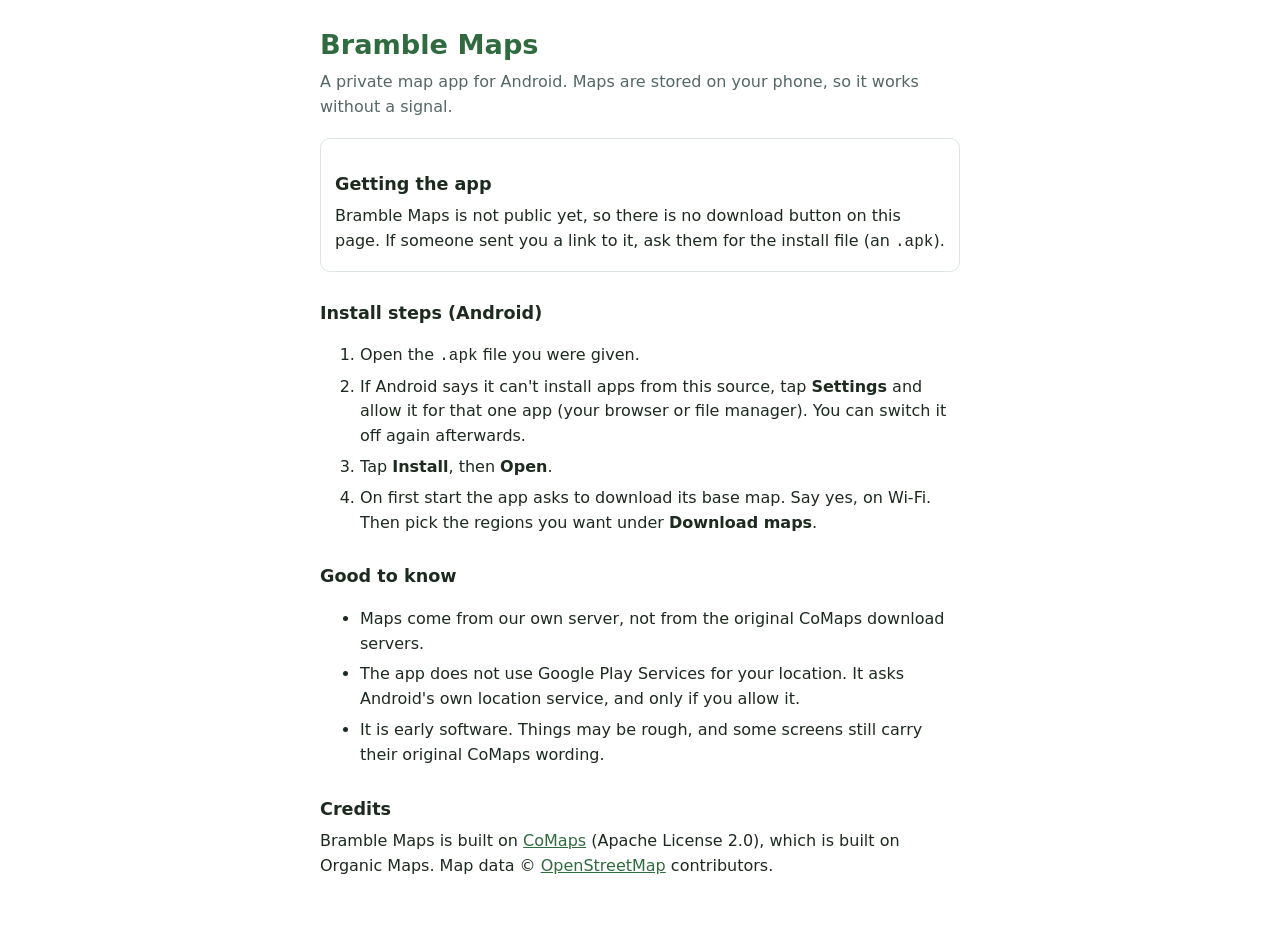
<file: web/bramble/index.html>
<!doctype html>
<html lang="en">
<head>
<meta charset="utf-8">
<meta name="viewport" content="width=device-width, initial-scale=1, viewport-fit=cover">
<meta name="robots" content="noindex">
<title>Bramble Maps</title>
<meta name="description" content="Bramble Maps: a private offline map app for Android. How to install it.">
<style>
:root { --bg:#fff; --fg:#1c2a1f; --mut:#566; --acc:#2f6b3f; --line:#dde5df; }
@media (prefers-color-scheme: dark) { :root { --bg:#111a14; --fg:#e6efe8; --mut:#9ab; --acc:#7fcf93; --line:#26362b; } }
body { margin:0; background:var(--bg); color:var(--fg); font:16px/1.55 system-ui, sans-serif; }
main { max-width:40rem; margin:0 auto; padding:24px 16px 48px; }
h1 { margin:0 0 4px; font-size:1.7rem; color:var(--acc); }
h2 { margin:28px 0 6px; font-size:1.1rem; }
p, li { margin:6px 0; }
.sub { color:var(--mut); margin:0 0 18px; }
.box { border:1px solid var(--line); border-radius:10px; padding:4px 14px 10px; margin:18px 0; }
a { color:var(--acc); }
</style>
</head>
<body>
<main>
  <h1>Bramble Maps</h1>
  <p class="sub">A private map app for Android. Maps are stored on your phone, so it works without a signal.</p>

  <div class="box">
    <h2>Getting the app</h2>
    <p>Bramble Maps is not public yet, so there is no download button on this page. If someone sent you a link to it, ask them for the install file (an <code>.apk</code>).</p>
  </div>

  <h2>Install steps (Android)</h2>
  <ol>
    <li>Open the <code>.apk</code> file you were given.</li>
    <li>If Android says it can't install apps from this source, tap <b>Settings</b> and allow it for that one app (your browser or file manager). You can switch it off again afterwards.</li>
    <li>Tap <b>Install</b>, then <b>Open</b>.</li>
    <li>On first start the app asks to download its base map. Say yes, on Wi-Fi. Then pick the regions you want under <b>Download maps</b>.</li>
  </ol>

  <h2>Good to know</h2>
  <ul>
    <li>Maps come from our own server, not from the original CoMaps download servers.</li>
    <li>The app does not use Google Play Services for your location. It asks Android's own location service, and only if you allow it.</li>
    <li>It is early software. Things may be rough, and some screens still carry their original CoMaps wording.</li>
  </ul>

  <h2>Credits</h2>
  <p>Bramble Maps is built on <a href="https://comaps.app/" rel="noopener">CoMaps</a> (Apache License 2.0), which is built on Organic Maps. Map data &copy; <a href="https://www.openstreetmap.org/copyright" rel="noopener">OpenStreetMap</a> contributors.</p>
</main>
</body>
</html>
</file>
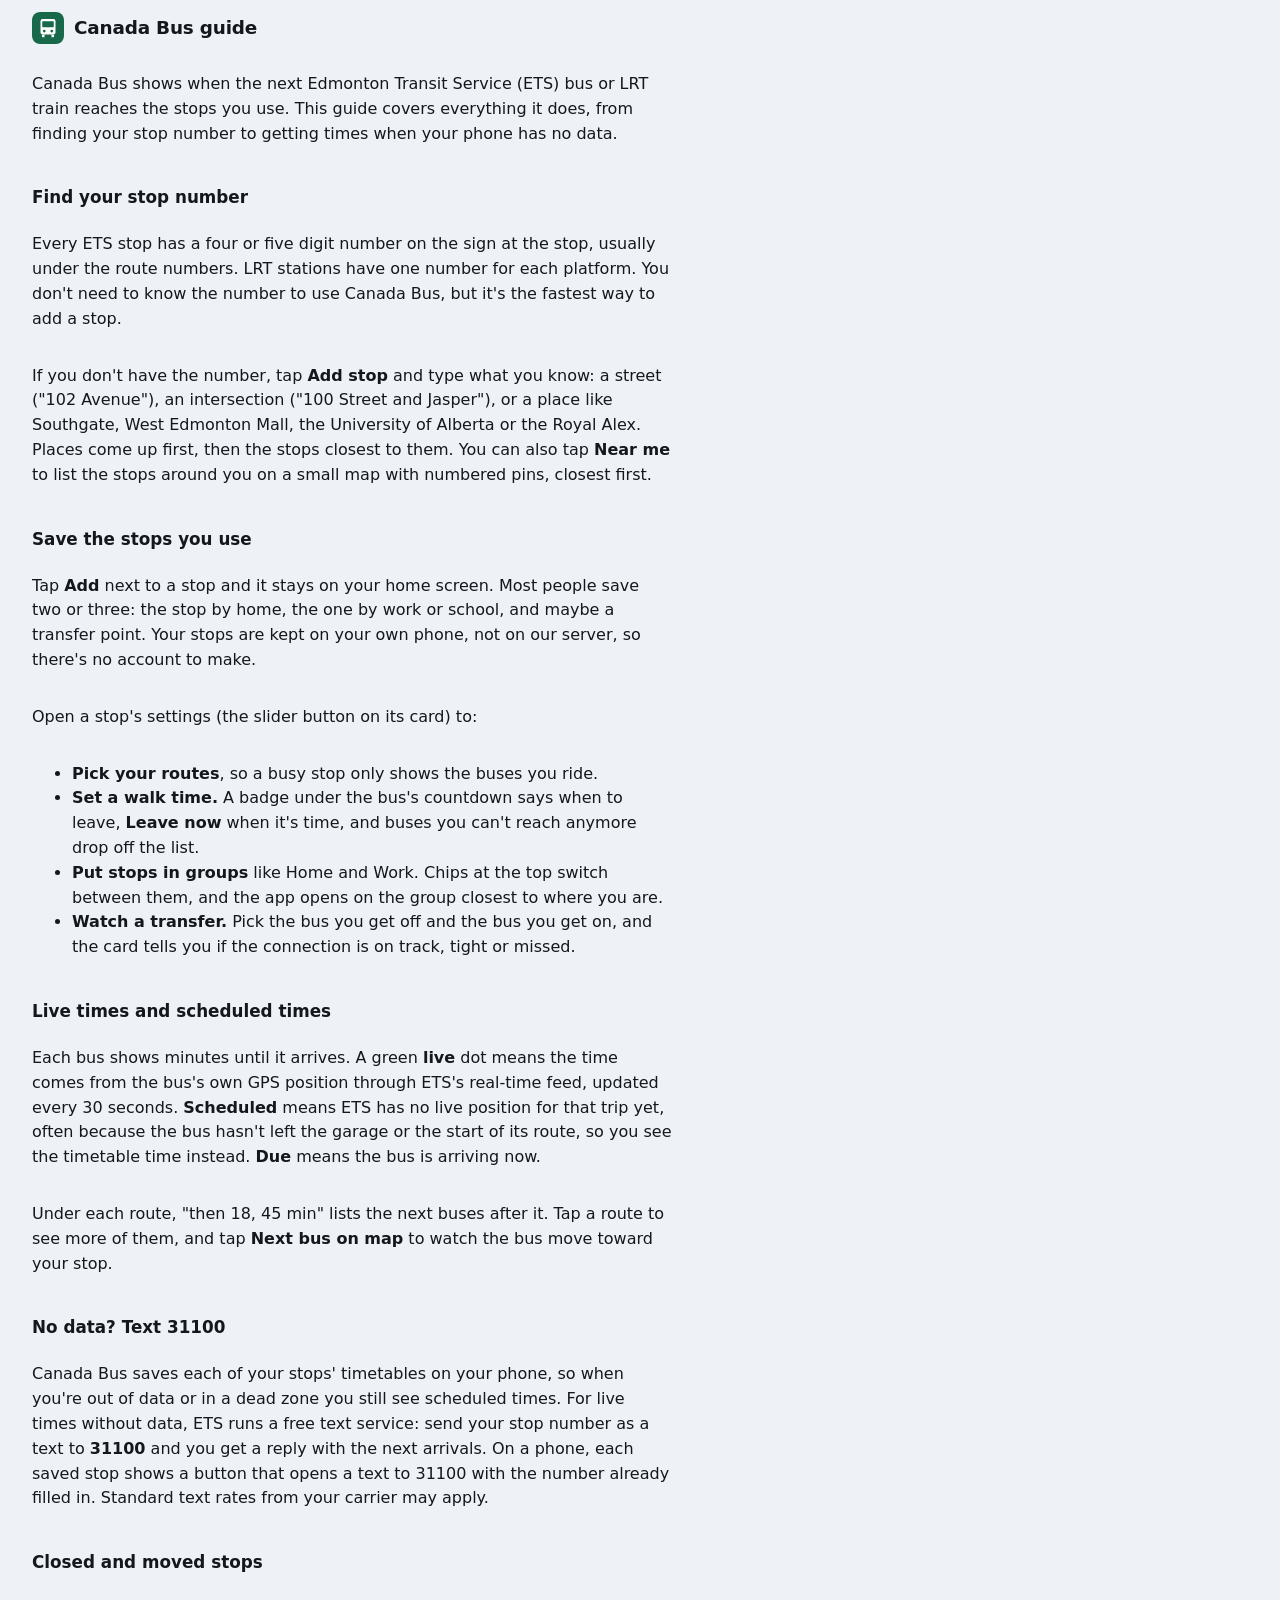
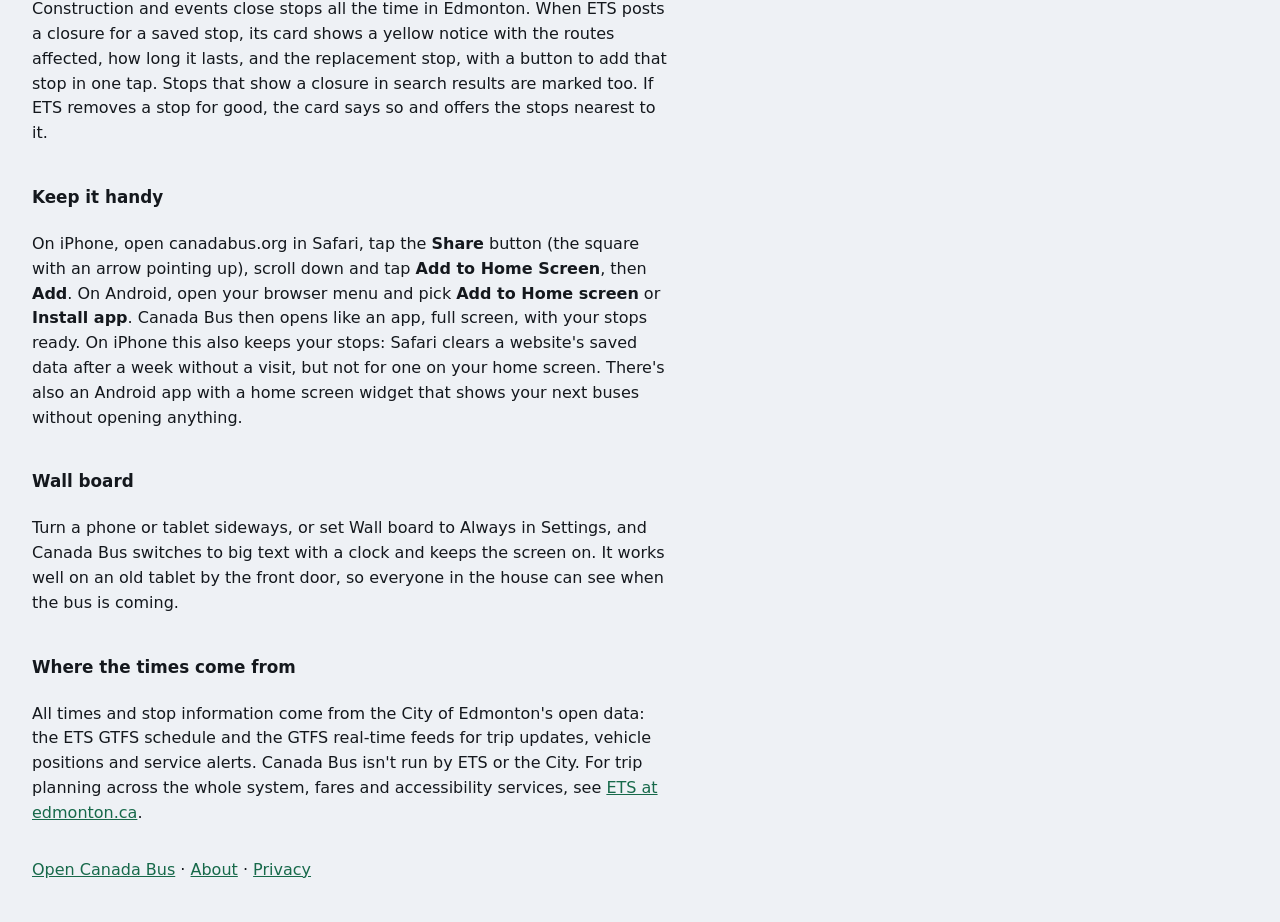
<file: web/guide.html>
<!doctype html>
<html lang="en">
<head>
<meta charset="utf-8">
<meta name="viewport" content="width=device-width, initial-scale=1, viewport-fit=cover">
<title>How to use Canada Bus - bus times guide</title>
<meta name="description" content="How to find your ETS stop number, save stops, read live and scheduled times, get bus times with no data by texting 31100, and spot closed stops.">
<link rel="icon" href="icon.svg" type="image/svg+xml">
<script>try { const t = localStorage.getItem("yeg.theme"); if (t) document.documentElement.dataset.theme = t; } catch {}</script>
<link rel="stylesheet" href="style.css?v=127">
</head>
<body>
<header>
  <a class="brand" href="./"><img src="icon.svg" alt=""><h1>Canada Bus guide</h1></a>
</header>
<main class="policy">
  <p>Canada Bus shows when the next Edmonton Transit Service (ETS) bus or LRT train reaches the stops you use. This guide covers everything it does, from finding your stop number to getting times when your phone has no data.</p>

  <h2>Find your stop number</h2>
  <p>Every ETS stop has a four or five digit number on the sign at the stop, usually under the route numbers. LRT stations have one number for each platform. You don't need to know the number to use Canada Bus, but it's the fastest way to add a stop.</p>
  <p>If you don't have the number, tap <b>Add stop</b> and type what you know: a street ("102 Avenue"), an intersection ("100 Street and Jasper"), or a place like Southgate, West Edmonton Mall, the University of Alberta or the Royal Alex. Places come up first, then the stops closest to them. You can also tap <b>Near me</b> to list the stops around you on a small map with numbered pins, closest first.</p>

  <h2>Save the stops you use</h2>
  <p>Tap <b>Add</b> next to a stop and it stays on your home screen. Most people save two or three: the stop by home, the one by work or school, and maybe a transfer point. Your stops are kept on your own phone, not on our server, so there's no account to make.</p>
  <p>Open a stop's settings (the slider button on its card) to:</p>
  <ul>
    <li><b>Pick your routes</b>, so a busy stop only shows the buses you ride.</li>
    <li><b>Set a walk time.</b> A badge under the bus's countdown says when to leave, <b>Leave now</b> when it's time, and buses you can't reach anymore drop off the list.</li>
    <li><b>Put stops in groups</b> like Home and Work. Chips at the top switch between them, and the app opens on the group closest to where you are.</li>
    <li><b>Watch a transfer.</b> Pick the bus you get off and the bus you get on, and the card tells you if the connection is on track, tight or missed.</li>
  </ul>

  <h2>Live times and scheduled times</h2>
  <p>Each bus shows minutes until it arrives. A green <b>live</b> dot means the time comes from the bus's own GPS position through ETS's real-time feed, updated every 30 seconds. <b>Scheduled</b> means ETS has no live position for that trip yet, often because the bus hasn't left the garage or the start of its route, so you see the timetable time instead. <b>Due</b> means the bus is arriving now.</p>
  <p>Under each route, "then 18, 45 min" lists the next buses after it. Tap a route to see more of them, and tap <b>Next bus on map</b> to watch the bus move toward your stop.</p>

  <h2>No data? Text 31100</h2>
  <p>Canada Bus saves each of your stops' timetables on your phone, so when you're out of data or in a dead zone you still see scheduled times. For live times without data, ETS runs a free text service: send your stop number as a text to <b>31100</b> and you get a reply with the next arrivals. On a phone, each saved stop shows a button that opens a text to 31100 with the number already filled in. Standard text rates from your carrier may apply.</p>

  <h2>Closed and moved stops</h2>
  <p>Construction and events close stops all the time in Edmonton. When ETS posts a closure for a saved stop, its card shows a yellow notice with the routes affected, how long it lasts, and the replacement stop, with a button to add that stop in one tap. Stops that show a closure in search results are marked too. If ETS removes a stop for good, the card says so and offers the stops nearest to it.</p>

  <h2>Keep it handy</h2>
  <p>On iPhone, open canadabus.org in Safari, tap the <b>Share</b> button (the square with an arrow pointing up), scroll down and tap <b>Add to Home Screen</b>, then <b>Add</b>. On Android, open your browser menu and pick <b>Add to Home screen</b> or <b>Install app</b>. Canada Bus then opens like an app, full screen, with your stops ready. On iPhone this also keeps your stops: Safari clears a website's saved data after a week without a visit, but not for one on your home screen. There's also an Android app with a home screen widget that shows your next buses without opening anything.</p>

  <h2>Wall board</h2>
  <p>Turn a phone or tablet sideways, or set Wall board to Always in Settings, and Canada Bus switches to big text with a clock and keeps the screen on. It works well on an old tablet by the front door, so everyone in the house can see when the bus is coming.</p>

  <h2>Where the times come from</h2>
  <p>All times and stop information come from the City of Edmonton's open data: the ETS GTFS schedule and the GTFS real-time feeds for trip updates, vehicle positions and service alerts. Canada Bus isn't run by ETS or the City. For trip planning across the whole system, fares and accessibility services, see <a href="https://www.edmonton.ca/ets" target="_blank" rel="noopener">ETS at edmonton.ca</a>.</p>

  <p><a href="./">Open Canada Bus</a> &middot; <a href="about.html">About</a> &middot; <a href="privacy.html">Privacy</a></p>
</main>
</body>
</html>
</file>
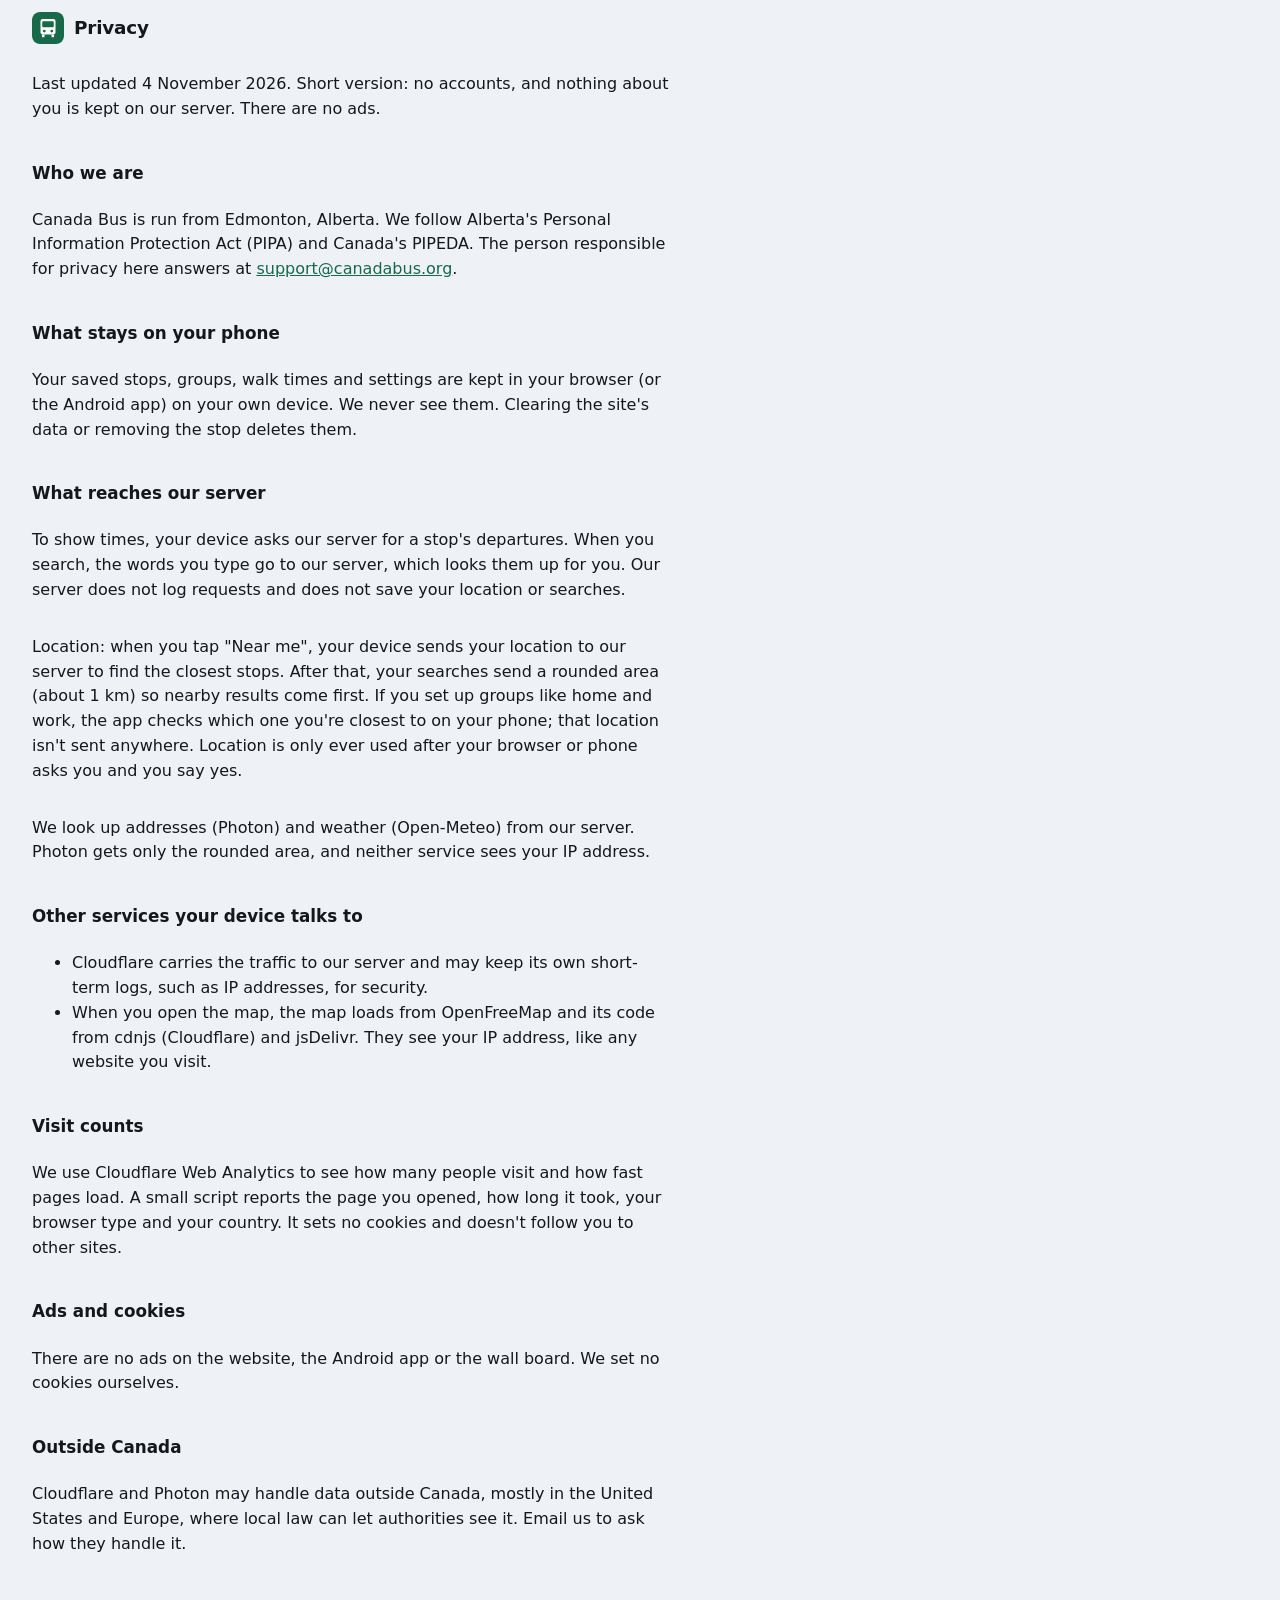
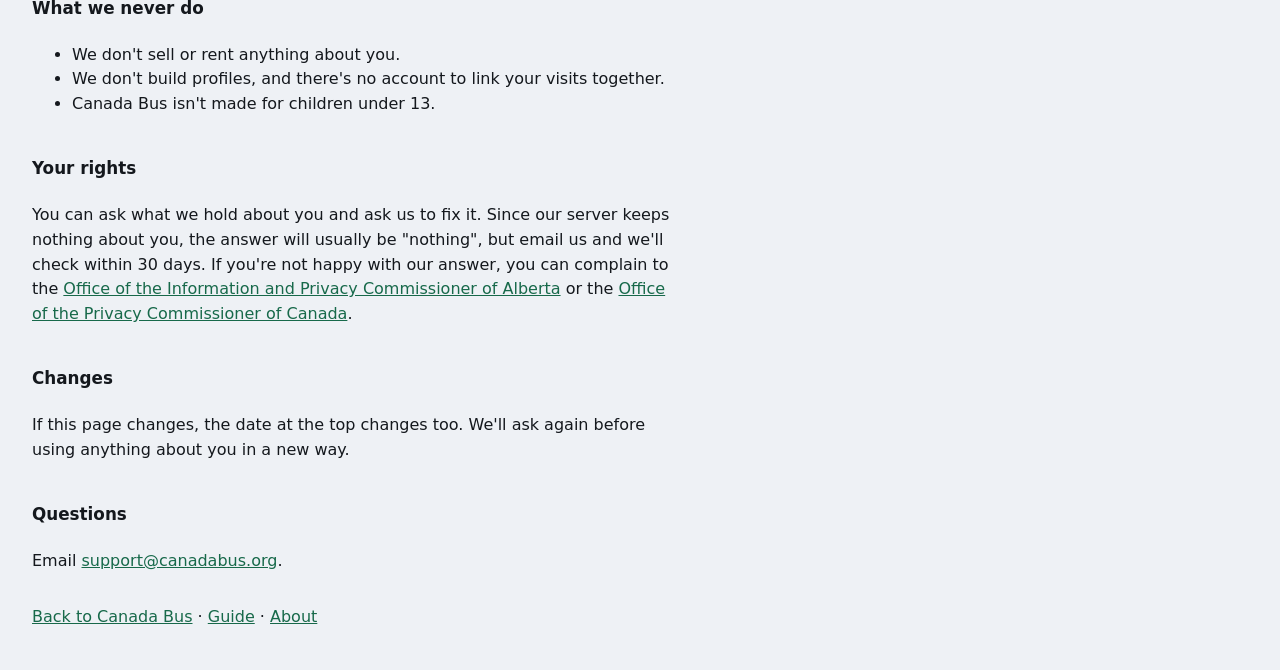
<file: web/privacy.html>
<!doctype html>
<html lang="en">
<head>
<meta charset="utf-8">
<meta name="viewport" content="width=device-width, initial-scale=1, viewport-fit=cover">
<title>Privacy - Canada Bus</title>
<link rel="icon" href="icon.svg" type="image/svg+xml">
<script>try { const t = localStorage.getItem("yeg.theme"); if (t) document.documentElement.dataset.theme = t; } catch {}</script>
<link rel="stylesheet" href="style.css?v=127">
</head>
<body>
<header>
  <div class="brand"><img src="icon.svg" alt=""><h1>Privacy</h1></div>
</header>
<main class="policy">
  <p>Last updated 4 November 2026. Short version: no accounts, and nothing about you is kept on our server. There are no ads.</p>

  <h2>Who we are</h2>
  <p>Canada Bus is run from Edmonton, Alberta. We follow Alberta's Personal Information Protection Act (PIPA) and Canada's PIPEDA. The person responsible for privacy here answers at <a href="mailto:support@canadabus.org">support@canadabus.org</a>.</p>

  <h2>What stays on your phone</h2>
  <p>Your saved stops, groups, walk times and settings are kept in your browser (or the Android app) on your own device. We never see them. Clearing the site's data or removing the stop deletes them.</p>

  <h2>What reaches our server</h2>
  <p>To show times, your device asks our server for a stop's departures. When you search, the words you type go to our server, which looks them up for you. Our server does not log requests and does not save your location or searches.</p>
  <p>Location: when you tap "Near me", your device sends your location to our server to find the closest stops. After that, your searches send a rounded area (about 1 km) so nearby results come first. If you set up groups like home and work, the app checks which one you're closest to on your phone; that location isn't sent anywhere. Location is only ever used after your browser or phone asks you and you say yes.</p>
  <p>We look up addresses (Photon) and weather (Open-Meteo) from our server. Photon gets only the rounded area, and neither service sees your IP address.</p>

  <h2>Other services your device talks to</h2>
  <ul>
    <li>Cloudflare carries the traffic to our server and may keep its own short-term logs, such as IP addresses, for security.</li>
    <li>When you open the map, the map loads from OpenFreeMap and its code from cdnjs (Cloudflare) and jsDelivr. They see your IP address, like any website you visit.</li>
  </ul>

  <h2>Visit counts</h2>
  <p>We use Cloudflare Web Analytics to see how many people visit and how fast pages load. A small script reports the page you opened, how long it took, your browser type and your country. It sets no cookies and doesn't follow you to other sites.</p>

  <h2>Ads and cookies</h2>
  <p>There are no ads on the website, the Android app or the wall board. We set no cookies ourselves.</p>

  <h2>Outside Canada</h2>
  <p>Cloudflare and Photon may handle data outside Canada, mostly in the United States and Europe, where local law can let authorities see it. Email us to ask how they handle it.</p>

  <h2>What we never do</h2>
  <ul>
    <li>We don't sell or rent anything about you.</li>
    <li>We don't build profiles, and there's no account to link your visits together.</li>
    <li>Canada Bus isn't made for children under 13.</li>
  </ul>

  <h2>Your rights</h2>
  <p>You can ask what we hold about you and ask us to fix it. Since our server keeps nothing about you, the answer will usually be "nothing", but email us and we'll check within 30 days. If you're not happy with our answer, you can complain to the <a href="https://oipc.ab.ca/" target="_blank" rel="noopener">Office of the Information and Privacy Commissioner of Alberta</a> or the <a href="https://www.priv.gc.ca/" target="_blank" rel="noopener">Office of the Privacy Commissioner of Canada</a>.</p>

  <h2>Changes</h2>
  <p>If this page changes, the date at the top changes too. We'll ask again before using anything about you in a new way.</p>

  <h2>Questions</h2>
  <p>Email <a href="mailto:support@canadabus.org">support@canadabus.org</a>.</p>

  <p><a href="./">Back to Canada Bus</a> &middot; <a href="guide.html">Guide</a> &middot; <a href="about.html">About</a></p>
</main>
</body>
</html>
</file>
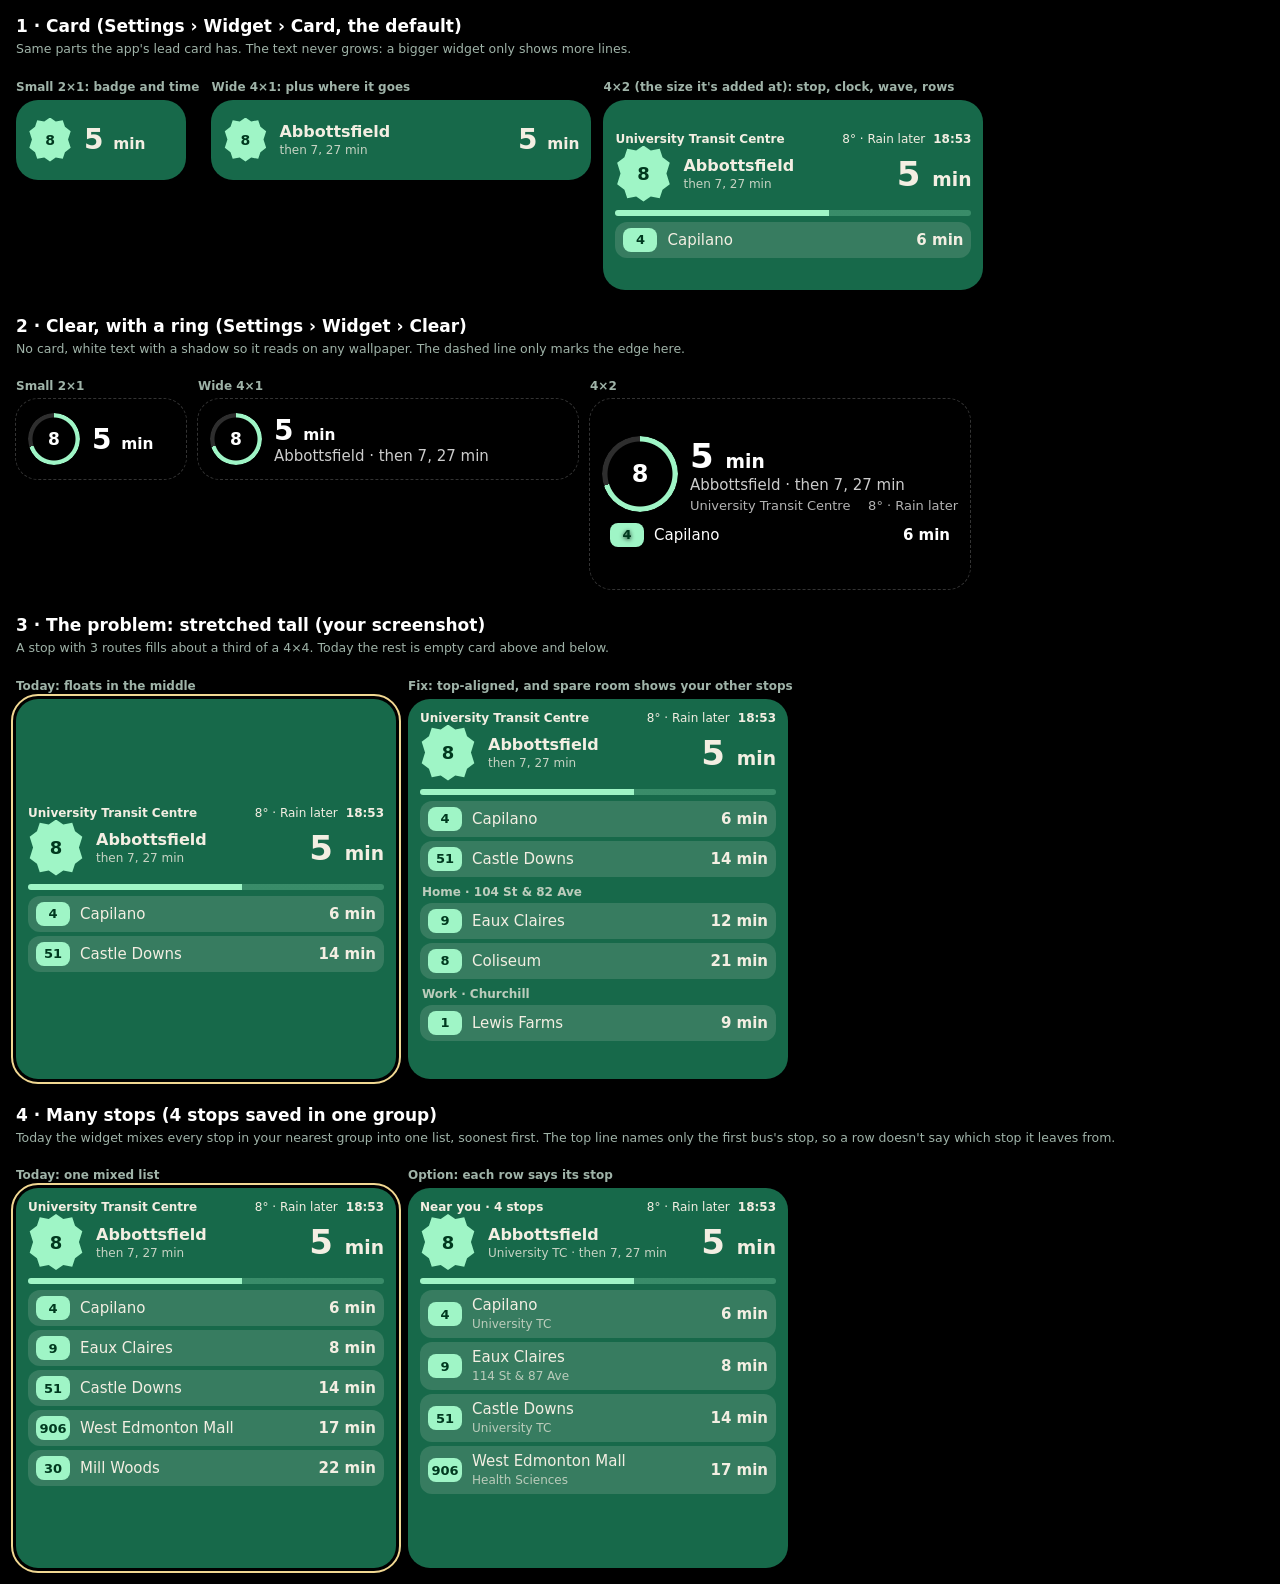
<file: docs/design-samples/10-widget-everything.html>
<!doctype html><meta charset=utf-8><meta name=viewport content="width=device-width"><style>
/* Every widget the app has today (1.20), by size, plus the two gaps: a tall widget and many stops. Black wallpaper. */
body{margin:0;padding:16px;background:#000;color:#f3eee2;font:14px Roboto,system-ui,sans-serif}
h1{font-size:17px;margin:26px 0 4px;color:#fff}h1:first-child{margin-top:0}
.note{color:#9fb3a8;font-size:12.5px;margin:0 0 10px;line-height:1.4}
.lbl{color:#9fb3a8;font-size:12px;font-weight:700;margin:12px 0 6px}
.grid{display:flex;flex-wrap:wrap;gap:12px;align-items:flex-start}
.w{box-sizing:border-box;border-radius:22px;padding:12px;display:flex;flex-direction:column;justify-content:center;overflow:hidden}
.card{background:#17694a}.ring{background:none;color:#fff;text-shadow:0 1px 4px rgb(0 0 0/.8);outline:1px dashed #333}
.s{width:170px;height:80px}.m{width:380px;height:80px}.t2{width:380px;height:190px}.t4{width:380px;height:380px}
.top{display:flex;font-size:12px;gap:8px}.top span:first-child{flex:1;font-weight:700}.top .c{font-weight:700}
.hero{display:flex;align-items:center;gap:12px}
.ck{flex:none;display:grid;place-items:center;font-weight:800;background:#9ff5c6;color:#00391f;width:44px;height:44px;clip-path:polygon(50% 0,63% 9%,79% 6%,84% 21%,97% 31%,91% 50%,97% 69%,84% 79%,79% 94%,63% 91%,50% 100%,37% 91%,21% 94%,16% 79%,3% 69%,9% 50%,3% 31%,16% 21%,21% 6%,37% 9%)}
.tall .ck{width:56px;height:56px;font-size:18px}
.d{flex:1;min-width:0}.d b{display:block;font-size:16px;white-space:nowrap;overflow:hidden;text-overflow:ellipsis}.d i{font-style:normal;font-size:12px;opacity:.8}
.big{font-size:28px;font-weight:700;white-space:nowrap}.tall .big{font-size:34px}.big small{font-size:.55em}
.wave{height:6px;margin:8px 0 2px;border-radius:3px;background:linear-gradient(90deg,#9ff5c6 60%,rgb(159 245 198/.25) 60%)}
.row{display:flex;align-items:center;gap:10px;border-radius:12px;padding:6px 8px;margin-top:4px;font-size:15px}
.card .row{background:rgb(243 238 226/.14)}.row .n{flex:1}.row b{font-weight:700}
.b{display:inline-grid;place-items:center;min-width:34px;height:24px;border-radius:8px;background:#9ff5c6;color:#00391f;font-weight:800;font-size:13px}
.rg{flex:none;width:52px;height:52px;border-radius:50%;display:grid;place-items:center;font-weight:800;font-size:17px;background:conic-gradient(#9ff5c6 0 70%,rgb(255 255 255/.18) 70%);-webkit-mask:radial-gradient(circle,transparent 21px,#000 22px)}
.rgw{position:relative;width:52px;height:52px;flex:none}.rgw span{position:absolute;inset:0;display:grid;place-items:center;font-weight:800;font-size:17px}
.tall .rgw,.tall .rg{width:76px;height:76px}.tall .rg{-webkit-mask:radial-gradient(circle,transparent 32px,#000 33px)}.tall .rgw span{font-size:24px}
.sm{font-size:13px;opacity:.7;margin-top:4px;display:flex;gap:8px}.sm span:first-child{flex:1}
.gh{font-size:12px;font-weight:700;opacity:.75;margin:8px 2px 0}
.top-al{justify-content:flex-start}
.bad{outline:2px solid #f1d892;outline-offset:3px}
</style>

<h1>1 · Card (Settings › Widget › Card, the default)</h1>
<p class=note>Same parts the app's lead card has. The text never grows: a bigger widget only shows more lines.</p>
<div class=grid>
 <div><p class=lbl>Small 2×1: badge and time</p>
  <div class="w card s"><div class=hero><div class=ck>8</div><span class=big>5 <small>min</small></span></div></div></div>
 <div><p class=lbl>Wide 4×1: plus where it goes</p>
  <div class="w card m"><div class=hero><div class=ck>8</div><div class=d><b>Abbottsfield</b><i>then 7, 27 min</i></div><span class=big>5 <small>min</small></span></div></div></div>
 <div><p class=lbl>4×2 (the size it's added at): stop, clock, wave, rows</p>
  <div class="w card t2 tall"><div class=top><span>University Transit Centre</span><span>8° · Rain later</span><span class=c>18:53</span></div>
  <div class=hero><div class=ck>8</div><div class=d><b>Abbottsfield</b><i>then 7, 27 min</i></div><span class=big>5 <small>min</small></span></div>
  <div class=wave></div><div class=row><span class=b>4</span><span class=n>Capilano</span><b>6 min</b></div></div></div>
</div>

<h1>2 · Clear, with a ring (Settings › Widget › Clear)</h1>
<p class=note>No card, white text with a shadow so it reads on any wallpaper. The dashed line only marks the edge here.</p>
<div class=grid>
 <div><p class=lbl>Small 2×1</p>
  <div class="w ring s"><div class=hero><div class=rgw><div class=rg></div><span>8</span></div><span class=big>5 <small>min</small></span></div></div></div>
 <div><p class=lbl>Wide 4×1</p>
  <div class="w ring m"><div class=hero><div class=rgw><div class=rg></div><span>8</span></div><div class=d><span class=big>5 <small>min</small></span><i style="display:block;font-size:15px">Abbottsfield · then 7, 27 min</i></div></div></div></div>
 <div><p class=lbl>4×2</p>
  <div class="w ring t2 tall"><div class=hero><div class=rgw><div class=rg></div><span>8</span></div><div class=d><span class=big>5 <small>min</small></span><i style="display:block;font-size:15px">Abbottsfield · then 7, 27 min</i><div class=sm><span>University Transit Centre</span><span>8° · Rain later</span></div></div></div>
  <div class=row><span class=b>4</span><span class=n>Capilano</span><b>6 min</b></div></div></div>
</div>

<h1>3 · The problem: stretched tall (your screenshot)</h1>
<p class=note>A stop with 3 routes fills about a third of a 4×4. Today the rest is empty card above and below.</p>
<div class=grid>
 <div><p class=lbl>Today: floats in the middle</p>
  <div class="w card t4 tall bad"><div class=top><span>University Transit Centre</span><span>8° · Rain later</span><span class=c>18:53</span></div>
  <div class=hero><div class=ck>8</div><div class=d><b>Abbottsfield</b><i>then 7, 27 min</i></div><span class=big>5 <small>min</small></span></div>
  <div class=wave></div><div class=row><span class=b>4</span><span class=n>Capilano</span><b>6 min</b></div><div class=row><span class=b>51</span><span class=n>Castle Downs</span><b>14 min</b></div></div></div>
 <div><p class=lbl>Fix: top-aligned, and spare room shows your other stops</p>
  <div class="w card t4 tall top-al"><div class=top><span>University Transit Centre</span><span>8° · Rain later</span><span class=c>18:53</span></div>
  <div class=hero><div class=ck>8</div><div class=d><b>Abbottsfield</b><i>then 7, 27 min</i></div><span class=big>5 <small>min</small></span></div>
  <div class=wave></div><div class=row><span class=b>4</span><span class=n>Capilano</span><b>6 min</b></div><div class=row><span class=b>51</span><span class=n>Castle Downs</span><b>14 min</b></div>
  <p class=gh>Home · 104 St &amp; 82 Ave</p><div class=row><span class=b>9</span><span class=n>Eaux Claires</span><b>12 min</b></div><div class=row><span class=b>8</span><span class=n>Coliseum</span><b>21 min</b></div>
  <p class=gh>Work · Churchill</p><div class=row><span class=b>1</span><span class=n>Lewis Farms</span><b>9 min</b></div></div></div>
</div>

<h1>4 · Many stops (4 stops saved in one group)</h1>
<p class=note>Today the widget mixes every stop in your nearest group into one list, soonest first. The top line names only the first bus's stop, so a row doesn't say which stop it leaves from.</p>
<div class=grid>
 <div><p class=lbl>Today: one mixed list</p>
  <div class="w card t4 tall bad top-al"><div class=top><span>University Transit Centre</span><span>8° · Rain later</span><span class=c>18:53</span></div>
  <div class=hero><div class=ck>8</div><div class=d><b>Abbottsfield</b><i>then 7, 27 min</i></div><span class=big>5 <small>min</small></span></div>
  <div class=wave></div>
  <div class=row><span class=b>4</span><span class=n>Capilano</span><b>6 min</b></div><div class=row><span class=b>9</span><span class=n>Eaux Claires</span><b>8 min</b></div><div class=row><span class=b>51</span><span class=n>Castle Downs</span><b>14 min</b></div><div class=row><span class=b>906</span><span class=n>West Edmonton Mall</span><b>17 min</b></div><div class=row><span class=b>30</span><span class=n>Mill Woods</span><b>22 min</b></div></div></div>
 <div><p class=lbl>Option: each row says its stop</p>
  <div class="w card t4 tall top-al"><div class=top><span>Near you · 4 stops</span><span>8° · Rain later</span><span class=c>18:53</span></div>
  <div class=hero><div class=ck>8</div><div class=d><b>Abbottsfield</b><i>University TC · then 7, 27 min</i></div><span class=big>5 <small>min</small></span></div>
  <div class=wave></div>
  <div class=row><span class=b>4</span><span class=n>Capilano<br><i style="font-style:normal;font-size:12px;opacity:.7">University TC</i></span><b>6 min</b></div><div class=row><span class=b>9</span><span class=n>Eaux Claires<br><i style="font-style:normal;font-size:12px;opacity:.7">114 St &amp; 87 Ave</i></span><b>8 min</b></div><div class=row><span class=b>51</span><span class=n>Castle Downs<br><i style="font-style:normal;font-size:12px;opacity:.7">University TC</i></span><b>14 min</b></div><div class=row><span class=b>906</span><span class=n>West Edmonton Mall<br><i style="font-style:normal;font-size:12px;opacity:.7">Health Sciences</i></span><b>17 min</b></div></div></div>
</div>
</file>
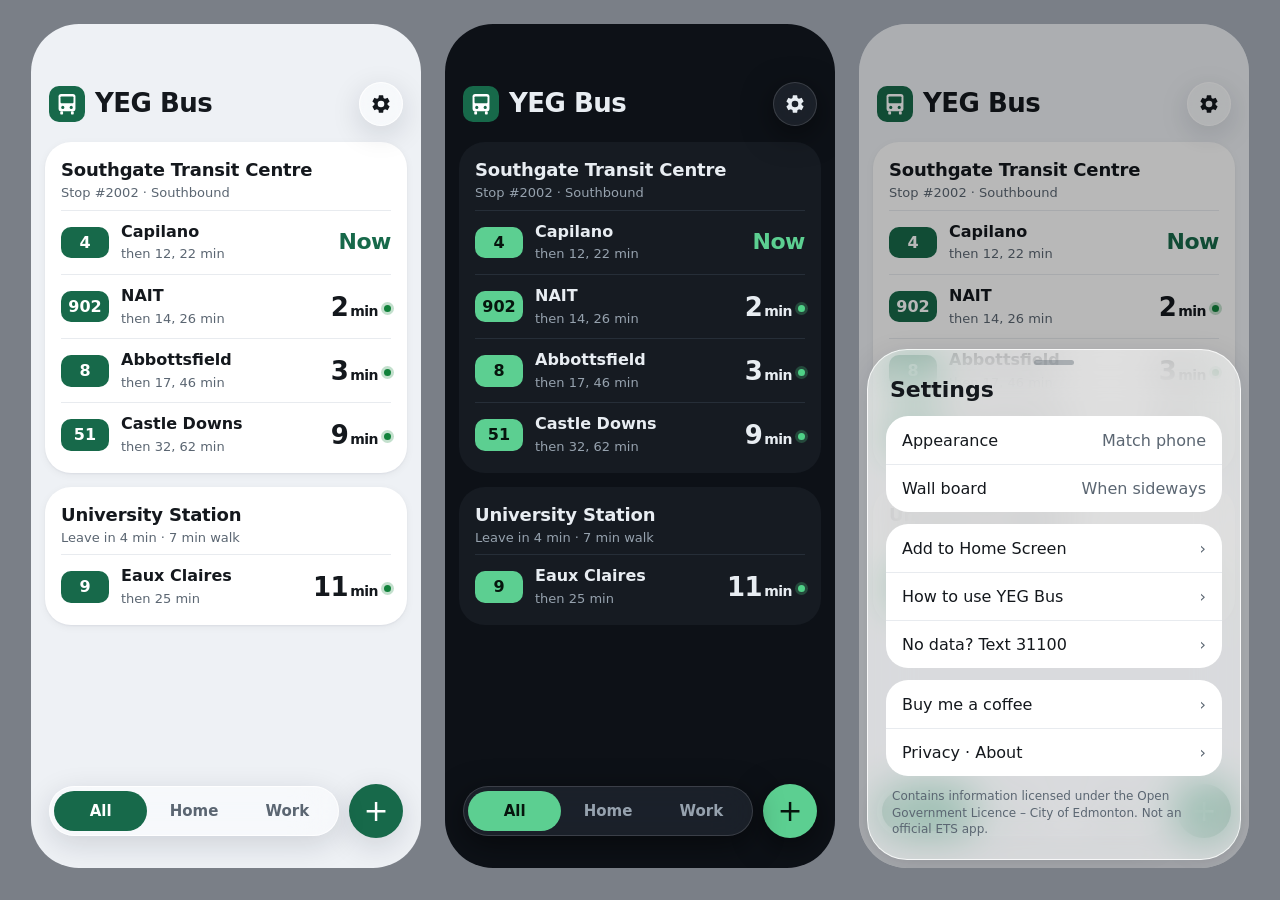
<file: docs/design-samples/3-iphone-liquid-glass.html>
<!doctype html>
<html><head><meta charset="utf-8"><meta name="viewport" content="width=device-width,initial-scale=1">
<title>YEG Bus sample</title>
<style>
* { box-sizing: border-box; }
body { margin: 0; background: #7a7f87; font: 16px/1.35 -apple-system, system-ui, "Segoe UI", Roboto, sans-serif; display: flex; gap: 24px; padding: 24px; justify-content: center; }
.phone { width: 390px; height: 844px; overflow: hidden; border-radius: 48px; position: relative;
  --bg: #eef1f5; --card: #fff; --text: #14181d; --muted: #5b6672; --line: #e8ebef; --accent: #17694a; --on-accent: #fff; --live: #11823b;
  --glass: rgb(255 255 255 / .55); --glass-line: rgb(255 255 255 / .8); --glass-shadow: 0 8px 30px rgb(16 24 40 / .14); }
.phone.dark { --bg: #0d1117; --card: #161b22; --text: #e8edf2; --muted: #96a2ae; --line: #262e38; --accent: #5ccf91; --on-accent: #06150d; --live: #4fd187;
  --glass: rgb(40 46 56 / .55); --glass-line: rgb(255 255 255 / .14); --glass-shadow: 0 8px 30px rgb(0 0 0 / .5); }
.screen { background: var(--bg); color: var(--text); height: 100%; padding: 58px 14px 0; position: relative; }
.glass { background: var(--glass); backdrop-filter: blur(22px) saturate(1.8); -webkit-backdrop-filter: blur(22px) saturate(1.8);
  border: 1px solid var(--glass-line); box-shadow: var(--glass-shadow); }
header { display: flex; align-items: center; gap: 10px; margin: 0 4px 16px; }
header img { width: 36px; height: 36px; border-radius: 10px; }
header h1 { font-size: 26px; font-weight: 800; letter-spacing: -.02em; margin: 0; flex: 1; }
.round { width: 44px; height: 44px; border-radius: 50%; display: grid; place-items: center; color: var(--text); }
.card { background: var(--card); border-radius: 26px; padding: 16px 16px 6px; margin-bottom: 14px; }
.light .card { box-shadow: 0 1px 2px rgb(16 24 40 / .05), 0 2px 8px rgb(16 24 40 / .05); }
.card h2 { font-size: 18px; font-weight: 700; margin: 0; letter-spacing: -.01em; }
.card .sub { color: var(--muted); font-size: 13px; margin: 2px 0 8px; }
.row { display: flex; align-items: center; gap: 12px; padding: 10px 0; border-top: 1px solid var(--line); }
.pill { background: var(--accent); color: var(--on-accent); font-weight: 800; font-size: 16px; border-radius: 10px; min-width: 48px; text-align: center; padding: 5px 6px; }
.dest { flex: 1; min-width: 0; }
.dest b { display: block; font-weight: 600; font-size: 16px; }
.dest small { color: var(--muted); font-size: 13px; }
.min { text-align: right; font-size: 26px; font-weight: 800; font-variant-numeric: tabular-nums; letter-spacing: -.02em; line-height: 1; }
.min small { font-size: 14px; font-weight: 600; margin-left: 2px; }
.min.now { color: var(--accent); font-size: 22px; }
.dot { display: inline-block; width: 7px; height: 7px; border-radius: 50%; background: var(--live); margin-left: 6px; vertical-align: 4px; box-shadow: 0 0 0 3px color-mix(in srgb, var(--live) 25%, transparent); }
.bar { position: absolute; left: 18px; right: 18px; bottom: 30px; display: flex; gap: 10px; align-items: center; }
.tabs { flex: 1; display: flex; border-radius: 999px; padding: 4px; }
.tabs span { flex: 1; text-align: center; padding: 10px 0; border-radius: 999px; font-size: 15px; font-weight: 600; color: var(--muted); }
.tabs .on { background: var(--accent); color: var(--on-accent); }
.add { width: 54px; height: 54px; border-radius: 50%; display: grid; place-items: center; background: var(--accent); color: var(--on-accent); font-size: 30px; font-weight: 400; box-shadow: var(--glass-shadow); }
.dim { position: absolute; inset: 0; background: rgb(0 0 0 / .28); }
.sheet { position: absolute; left: 8px; right: 8px; bottom: 8px; border-radius: 40px; padding: 10px 18px 22px; }
.grab { width: 40px; height: 5px; border-radius: 3px; background: var(--muted); opacity: .4; margin: 0 auto 10px; }
.sheet h2 { font-size: 22px; margin: 4px 4px 12px; }
.group { background: var(--card); border-radius: 22px; margin-bottom: 12px; }
.set { display: flex; justify-content: space-between; align-items: center; padding: 0 16px; min-height: 48px; border-top: 1px solid var(--line); }
.set:first-child { border-top: 0; }
.set i { font-style: normal; color: var(--muted); }
.lic { color: var(--muted); font-size: 12px; margin: 4px 6px 0; }
</style></head>
<body>
<template id="main">
  <header><img src="../../web/icon.svg" alt=""><h1>YEG Bus</h1>
    <div class="round glass"><svg width="22" height="22" viewBox="0 0 24 24"><path fill="currentColor" d="M19.14 12.94c.04-.3.06-.61.06-.94s-.02-.64-.07-.94l2.03-1.58a.49.49 0 0 0 .12-.61l-1.92-3.32a.49.49 0 0 0-.59-.22l-2.39.96c-.5-.38-1.03-.7-1.62-.94l-.36-2.54a.48.48 0 0 0-.48-.41h-3.84a.48.48 0 0 0-.47.41l-.36 2.54c-.59.24-1.13.57-1.62.94l-2.39-.96a.48.48 0 0 0-.59.22L2.74 8.87a.47.47 0 0 0 .12.61l2.03 1.58c-.05.3-.09.63-.09.94s.02.64.07.94l-2.03 1.58a.49.49 0 0 0-.12.61l1.92 3.32c.12.22.37.29.59.22l2.39-.96c.5.38 1.03.7 1.62.94l.36 2.54c.05.24.24.41.48.41h3.84c.24 0 .44-.17.47-.41l.36-2.54c.59-.24 1.13-.56 1.62-.94l2.39.96c.22.08.47 0 .59-.22l1.92-3.32a.47.47 0 0 0-.12-.61l-2.01-1.58zM12 15.6A3.6 3.6 0 1 1 12 8.4a3.6 3.6 0 0 1 0 7.2z"/></svg></div></header>
  <div class="card"><h2>Southgate Transit Centre</h2><p class="sub">Stop #2002 &middot; Southbound</p>
    <div class="row"><span class="pill">4</span><div class="dest"><b>Capilano</b><small>then 12, 22 min</small></div><div class="min now">Now</div></div>
    <div class="row"><span class="pill">902</span><div class="dest"><b>NAIT</b><small>then 14, 26 min</small></div><div class="min">2<small>min</small><span class="dot"></span></div></div>
    <div class="row"><span class="pill">8</span><div class="dest"><b>Abbottsfield</b><small>then 17, 46 min</small></div><div class="min">3<small>min</small><span class="dot"></span></div></div>
    <div class="row"><span class="pill">51</span><div class="dest"><b>Castle Downs</b><small>then 32, 62 min</small></div><div class="min">9<small>min</small><span class="dot"></span></div></div>
  </div>
  <div class="card"><h2>University Station</h2><p class="sub">Leave in 4 min &middot; 7 min walk</p>
    <div class="row"><span class="pill">9</span><div class="dest"><b>Eaux Claires</b><small>then 25 min</small></div><div class="min">11<small>min</small><span class="dot"></span></div></div>
  </div>
  <div class="bar"><div class="tabs glass"><span class="on">All</span><span>Home</span><span>Work</span></div><div class="add">+</div></div>
</template>
<div class="phone light"><div class="screen"></div></div>
<div class="phone dark"><div class="screen"></div></div>
<div class="phone light"><div class="screen"><div class="dim"></div>
  <div class="sheet glass"><div class="grab"></div><h2>Settings</h2>
    <div class="group"><div class="set"><span>Appearance</span><i>Match phone</i></div><div class="set"><span>Wall board</span><i>When sideways</i></div></div>
    <div class="group"><div class="set"><span>Add to Home Screen</span><i>&rsaquo;</i></div><div class="set"><span>How to use YEG Bus</span><i>&rsaquo;</i></div><div class="set"><span>No data? Text 31100</span><i>&rsaquo;</i></div></div>
    <div class="group"><div class="set"><span>Buy me a coffee</span><i>&rsaquo;</i></div><div class="set"><span>Privacy &middot; About</span><i>&rsaquo;</i></div></div>
    <p class="lic">Contains information licensed under the Open Government Licence &ndash; City of Edmonton. Not an official ETS app.</p>
  </div></div></div>
<script>
const t = document.getElementById("main").innerHTML;
document.querySelectorAll(".screen").forEach((s) => s.insertAdjacentHTML("afterbegin", t));
</script>
</body></html>
</file>
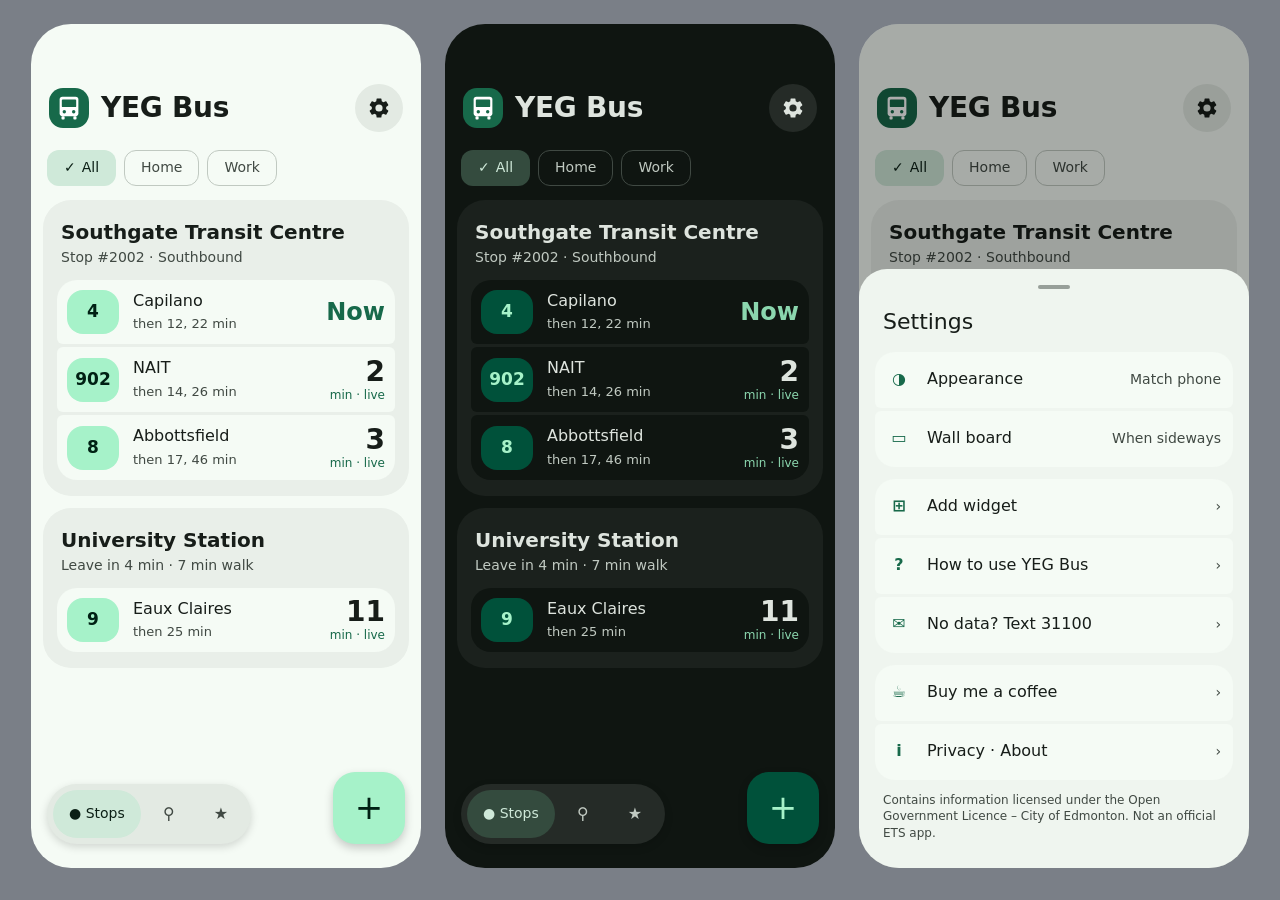
<file: docs/design-samples/4-material-expressive.html>
<!doctype html>
<html><head><meta charset="utf-8"><meta name="viewport" content="width=device-width,initial-scale=1">
<title>YEG Bus sample</title>
<style>
/* Material 3 Expressive look, colours from the YEG Bus green (#17694a) as the seed. A design sample, not app code. */
* { box-sizing: border-box; }
body { margin: 0; background: #7a7f87; font: 16px/1.4 Roboto, "Google Sans", system-ui, sans-serif; display: flex; gap: 24px; padding: 24px; justify-content: center; }
.phone { width: 390px; height: 844px; overflow: hidden; border-radius: 40px; position: relative;
  --primary: #17694a; --on-primary: #fff; --pc: #a6f2c9; --on-pc: #002114; --sc: #cfe9d9; --on-sc: #0b1f15;
  --tc: #bce9f6; --on-tc: #001f26; --surface: #f5fbf5; --sc-low: #eff5ef; --sc-mid: #e9efe9; --sc-high: #e3eae3;
  --text: #171d19; --muted: #404943; --outline: #c0c9c1; }
.phone.dark { --primary: #8bd6ae; --on-primary: #003825; --pc: #00513a; --on-pc: #a6f2c9; --sc: #344b3e; --on-sc: #cfe9d9;
  --tc: #1f4d58; --on-tc: #bce9f6; --surface: #0f1511; --sc-low: #171d19; --sc-mid: #1b211d; --sc-high: #252b27;
  --text: #dee4de; --muted: #c0c9c1; --outline: #404943; }
.screen { background: var(--surface); color: var(--text); height: 100%; padding: 52px 12px 0; position: relative; }
header { display: flex; align-items: center; gap: 12px; padding: 8px 6px 18px; }
header img { width: 40px; height: 40px; border-radius: 14px; }
header h1 { font-size: 28px; font-weight: 700; margin: 0; flex: 1; letter-spacing: -.01em; }
.icon { width: 48px; height: 48px; border-radius: 50%; display: grid; place-items: center; background: var(--sc-high); color: var(--text); }
.chips { display: flex; gap: 8px; margin: 0 4px 14px; }
.chip { height: 36px; padding: 0 16px; border-radius: 12px; display: flex; align-items: center; font-size: 14px; font-weight: 500; border: 1px solid var(--outline); color: var(--muted); }
.chip.on { background: var(--sc); color: var(--on-sc); border-color: transparent; }
.chip.on::before { content: "\2713"; margin-right: 6px; }
.card { background: var(--sc-mid); border-radius: 28px; padding: 18px 14px 8px; margin-bottom: 12px; }
.card h2 { font-size: 20px; font-weight: 600; margin: 0 4px; }
.card .sub { color: var(--muted); font-size: 14px; margin: 2px 4px 12px; }
.row { display: flex; align-items: center; gap: 14px; padding: 10px; background: var(--surface); border-radius: 6px; margin-bottom: 3px; }
.row:first-of-type { border-radius: 20px 20px 6px 6px; }
.row:last-child { border-radius: 6px 6px 20px 20px; margin-bottom: 8px; }
.row:only-of-type { border-radius: 20px; }
.badge { background: var(--pc); color: var(--on-pc); font-weight: 800; font-size: 17px; min-width: 52px; height: 44px; display: grid; place-items: center; border-radius: 16px; }
.dest { flex: 1; min-width: 0; }
.dest b { display: block; font-weight: 500; font-size: 16px; }
.dest small { color: var(--muted); font-size: 13px; }
.min { text-align: right; font-size: 28px; font-weight: 800; line-height: 1; font-variant-numeric: tabular-nums; }
.min small { display: block; font-size: 12px; font-weight: 500; color: var(--primary); margin-top: 3px; }
.min.now { color: var(--primary); font-size: 24px; }
.toolbar { position: absolute; left: 16px; bottom: 24px; display: flex; gap: 4px; padding: 6px; border-radius: 999px; background: var(--sc-high); box-shadow: 0 3px 8px rgb(0 0 0 / .15); }
.toolbar span { width: 48px; height: 48px; border-radius: 50%; display: grid; place-items: center; color: var(--muted); }
.toolbar .on { background: var(--sc); color: var(--on-sc); width: auto; padding: 0 16px; border-radius: 999px; gap: 6px; display: flex; font-weight: 500; font-size: 14px; }
.fab { position: absolute; right: 16px; bottom: 24px; width: 72px; height: 72px; border-radius: 22px; background: var(--pc); color: var(--on-pc); display: grid; place-items: center; font-size: 34px; box-shadow: 0 4px 10px rgb(0 0 0 / .2); }
.scrim { position: absolute; inset: 0; background: rgb(0 0 0 / .32); }
.sheet { position: absolute; left: 0; right: 0; bottom: 0; background: var(--sc-low); border-radius: 28px 28px 0 0; padding: 12px 16px 26px; }
.handle { width: 32px; height: 4px; border-radius: 2px; background: var(--muted); opacity: .5; margin: 4px auto 18px; }
.sheet h2 { font-size: 22px; font-weight: 500; margin: 0 8px 14px; }
.item { display: flex; align-items: center; gap: 16px; padding: 0 12px; min-height: 56px; background: var(--surface); border-radius: 6px; margin-bottom: 3px; }
.item.first { border-radius: 20px 20px 6px 6px; }
.item.last { border-radius: 6px 6px 20px 20px; margin-bottom: 12px; }
.item .ic { width: 24px; text-align: center; color: var(--primary); }
.item span { flex: 1; }
.item i { font-style: normal; color: var(--muted); font-size: 14px; }
.lic { color: var(--muted); font-size: 12px; margin: 2px 8px 0; }
</style></head>
<body>
<template id="main">
  <header><img src="../../web/icon.svg" alt=""><h1>YEG Bus</h1>
    <div class="icon"><svg width="24" height="24" viewBox="0 0 24 24"><path fill="currentColor" d="M19.14 12.94c.04-.3.06-.61.06-.94s-.02-.64-.07-.94l2.03-1.58a.49.49 0 0 0 .12-.61l-1.92-3.32a.49.49 0 0 0-.59-.22l-2.39.96c-.5-.38-1.03-.7-1.62-.94l-.36-2.54a.48.48 0 0 0-.48-.41h-3.84a.48.48 0 0 0-.47.41l-.36 2.54c-.59.24-1.13.57-1.62.94l-2.39-.96a.48.48 0 0 0-.59.22L2.74 8.87a.47.47 0 0 0 .12.61l2.03 1.58c-.05.3-.09.63-.09.94s.02.64.07.94l-2.03 1.58a.49.49 0 0 0-.12.61l1.92 3.32c.12.22.37.29.59.22l2.39-.96c.5.38 1.03.7 1.62.94l.36 2.54c.05.24.24.41.48.41h3.84c.24 0 .44-.17.47-.41l.36-2.54c.59-.24 1.13-.56 1.62-.94l2.39.96c.22.08.47 0 .59-.22l1.92-3.32a.47.47 0 0 0-.12-.61l-2.01-1.58zM12 15.6A3.6 3.6 0 1 1 12 8.4a3.6 3.6 0 0 1 0 7.2z"/></svg></div></header>
  <div class="chips"><span class="chip on">All</span><span class="chip">Home</span><span class="chip">Work</span></div>
  <div class="card"><h2>Southgate Transit Centre</h2><p class="sub">Stop #2002 &middot; Southbound</p>
    <div class="row"><span class="badge">4</span><div class="dest"><b>Capilano</b><small>then 12, 22 min</small></div><div class="min now">Now</div></div>
    <div class="row"><span class="badge">902</span><div class="dest"><b>NAIT</b><small>then 14, 26 min</small></div><div class="min">2<small>min &middot; live</small></div></div>
    <div class="row"><span class="badge">8</span><div class="dest"><b>Abbottsfield</b><small>then 17, 46 min</small></div><div class="min">3<small>min &middot; live</small></div></div>
  </div>
  <div class="card"><h2>University Station</h2><p class="sub">Leave in 4 min &middot; 7 min walk</p>
    <div class="row"><span class="badge">9</span><div class="dest"><b>Eaux Claires</b><small>then 25 min</small></div><div class="min">11<small>min &middot; live</small></div></div>
  </div>
  <div class="toolbar"><span class="on">&#9679; Stops</span><span>&#9906;</span><span>&#9733;</span></div>
  <div class="fab">+</div>
</template>
<div class="phone"><div class="screen"></div></div>
<div class="phone dark"><div class="screen"></div></div>
<div class="phone"><div class="screen"><div class="scrim"></div>
  <div class="sheet"><div class="handle"></div><h2>Settings</h2>
    <div class="item first"><b class="ic">&#9681;</b><span>Appearance</span><i>Match phone</i></div>
    <div class="item last"><b class="ic">&#9645;</b><span>Wall board</span><i>When sideways</i></div>
    <div class="item first"><b class="ic">&#8862;</b><span>Add widget</span><i>&rsaquo;</i></div>
    <div class="item"><b class="ic">?</b><span>How to use YEG Bus</span><i>&rsaquo;</i></div>
    <div class="item last"><b class="ic">&#9993;</b><span>No data? Text 31100</span><i>&rsaquo;</i></div>
    <div class="item first"><b class="ic">&#9749;</b><span>Buy me a coffee</span><i>&rsaquo;</i></div>
    <div class="item last"><b class="ic">i</b><span>Privacy &middot; About</span><i>&rsaquo;</i></div>
    <p class="lic">Contains information licensed under the Open Government Licence &ndash; City of Edmonton. Not an official ETS app.</p>
  </div></div></div>
<script>
const t = document.getElementById("main").innerHTML;
document.querySelectorAll(".screen").forEach((s) => s.insertAdjacentHTML("afterbegin", t));
</script>
</body></html>
</file>
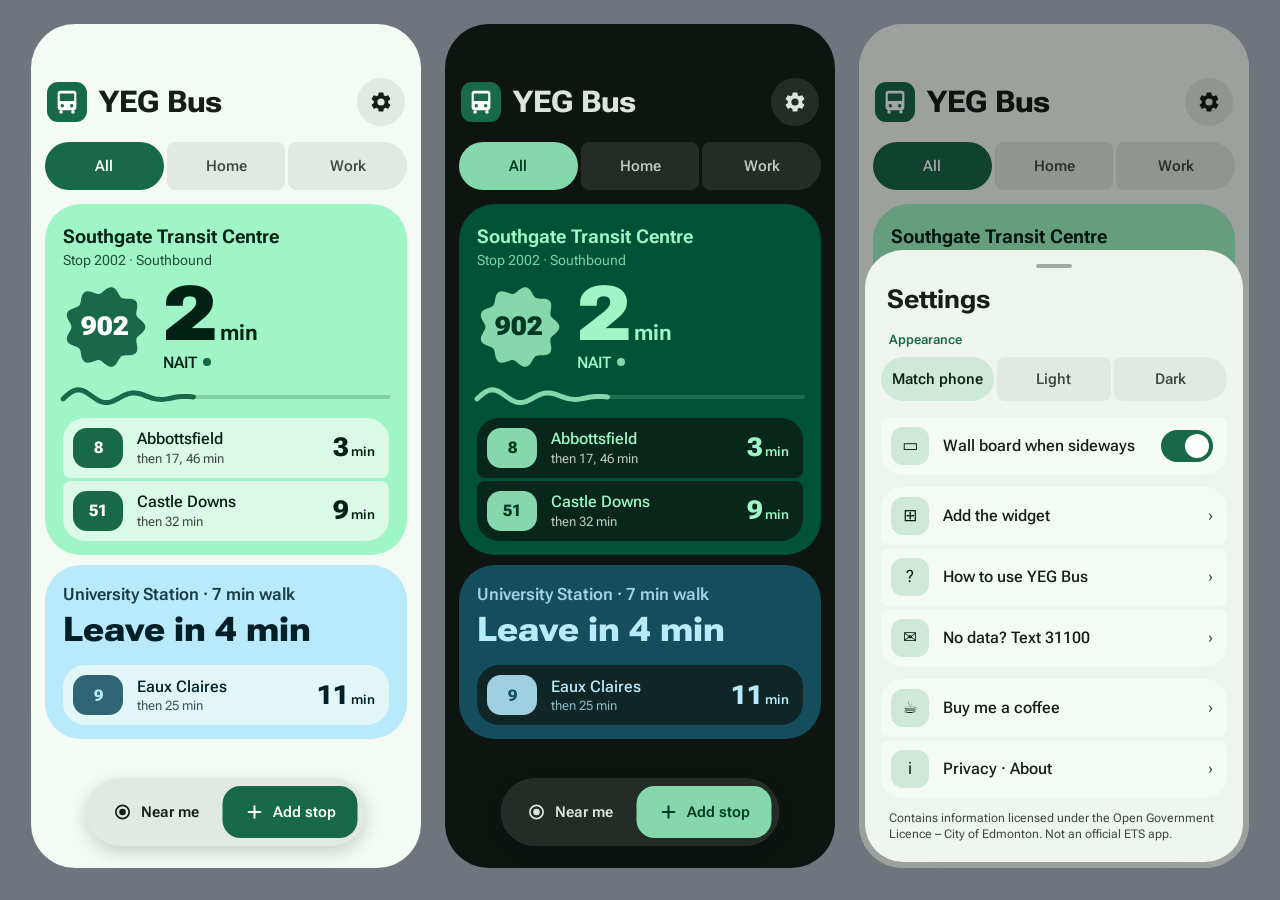
<file: docs/design-samples/5-material-expressive-v2.html>
<!doctype html>
<html><head><meta charset="utf-8"><meta name="viewport" content="width=device-width,initial-scale=1">
<title>YEG Bus sample</title>
<link rel="preconnect" href="https://fonts.googleapis.com">
<link href="https://fonts.googleapis.com/css2?family=Roboto+Flex:opsz,wdth,wght@8..144,25..151,100..1000&display=swap" rel="stylesheet">
<style>
/* Material 3 Expressive sample, take 2. Modelled on Google's own redesigns (Clock 8.1, Gmail, Google TV):
   one hero per screen in big variable type, tonal containers instead of lines, shapes that carry meaning,
   a connected button group, labelled floating toolbar, springy motion. Seed colour: YEG Bus green #17694a. */
* { box-sizing: border-box; -webkit-tap-highlight-color: transparent; }
body { margin: 0; background: #6f757d; font: 16px/1.35 "Roboto Flex", Roboto, system-ui, sans-serif; display: flex; flex-wrap: wrap; gap: 24px; padding: 24px; justify-content: center; }
:root { --spring: linear(0, .06 3%, .24 7%, .52 12%, .79 18%, .96 24%, 1.04 30%, 1.06 35%, 1.04 42%, 1.01 52%, .995 65%, 1);
  --spring-fast: linear(0, .2 6%, .6 14%, .95 24%, 1.05 32%, 1.02 45%, 1); }
.phone { width: 390px; height: 844px; overflow: hidden; border-radius: 44px; position: relative;
  --primary: #17694a; --on-primary: #fff; --pc: #9ff5c6; --on-pc: #002114; --sc: #cfe9d9; --on-sc: #0b1f15;
  --tert: #2f6574; --tc: #b8eafb; --on-tc: #001f27; --surface: #f4fbf5; --s1: #eef5ef; --s2: #e8efe9; --s3: #e2e9e3;
  --text: #161d19; --muted: #3f4943; --outline: #bfc9c1; }
.phone.dark { --primary: #84d8ac; --on-primary: #003824; --pc: #005237; --on-pc: #9ff5c6; --sc: #33493d; --on-sc: #cfe9d9;
  --tert: #a0cfdf; --tc: #144d5b; --on-tc: #b8eafb; --surface: #0e1511; --s1: #161d19; --s2: #1a211d; --s3: #252c27;
  --text: #dde4de; --muted: #bfc9c1; --outline: #3f4943; }
.screen { background: var(--surface); color: var(--text); height: 100%; padding: 50px 14px 0; position: relative; }
button { font: inherit; color: inherit; border: 0; background: none; cursor: pointer; }
/* Press feedback everywhere: a quick squash that springs back. */
.press { transition: transform .45s var(--spring-fast), border-radius .45s var(--spring-fast), background-color .25s; }
.press:active { transform: scale(.94); }

header { display: flex; align-items: center; gap: 12px; padding: 4px 2px 16px; }
header svg.logo { width: 40px; height: 40px; }
header h1 { margin: 0; flex: 1; font-size: 30px; font-weight: 750; font-variation-settings: "wdth" 118; letter-spacing: -.01em; }
.gear { width: 48px; height: 48px; border-radius: 50%; display: grid; place-items: center; background: var(--s3); }
.gear:active { border-radius: 16px; }

/* Connected button group: the picked one becomes a full pill, its neighbours keep tight inner corners. */
.group { display: flex; gap: 3px; margin-bottom: 14px; }
.group button { flex: 1; height: 48px; background: var(--s3); color: var(--muted); font-weight: 560; font-size: 15px; border-radius: 8px; }
.group button:first-child { border-radius: 24px 8px 8px 24px; }
.group button:last-child { border-radius: 8px 24px 24px 8px; }
.group button.on { background: var(--primary); color: var(--on-primary); border-radius: 24px; }

/* Hero: the next bus at your first stop, as big as Clock's time. */
.hero { background: var(--pc); color: var(--on-pc); border-radius: 36px; padding: 20px 18px 14px; margin-bottom: 10px; }
.hero h2 { margin: 0; font-size: 19px; font-weight: 650; }
.hero .sub { margin: 1px 0 10px; font-size: 14px; opacity: .78; }
.next { display: flex; align-items: center; gap: 16px; }
.cookie { width: 84px; height: 84px; position: relative; display: grid; place-items: center; flex: none; }
.cookie svg { position: absolute; inset: 0; animation: spin 24s linear infinite; }
.cookie b { position: relative; font-size: 26px; font-weight: 850; font-variation-settings: "wdth" 110; color: var(--on-primary); }
@keyframes spin { to { transform: rotate(1turn); } }
.big { font-size: 76px; line-height: .9; font-weight: 820; font-variation-settings: "wdth" 125, "opsz" 144; letter-spacing: -.03em; font-variant-numeric: tabular-nums; display: inline-block; }
.big.tick { animation: tick .6s var(--spring); }
@keyframes tick { from { transform: translateY(-40%); opacity: 0; } }
.unit { font-size: 22px; font-weight: 650; margin-left: 4px; }
.dest { font-size: 16px; font-weight: 560; margin-top: 4px; }
.live { display: inline-block; width: 8px; height: 8px; border-radius: 50%; background: var(--primary); margin-left: 6px; vertical-align: 2px; animation: pulse 2s ease-in-out infinite; }
@keyframes pulse { 50% { box-shadow: 0 0 0 6px color-mix(in srgb, var(--primary) 0%, transparent); } 0%, 100% { box-shadow: 0 0 0 0 color-mix(in srgb, var(--primary) 45%, transparent); } }
.wave { display: block; width: 100%; height: 22px; overflow: visible; margin: 12px 0 10px; }
.wave .track { stroke: color-mix(in srgb, var(--on-pc) 18%, transparent); }
.wave .done { stroke: var(--primary); }
/* Arrival: the badge bounces and a ripple rings out while the wave flattens into a full line. */
.cookie.arrive { animation: arrive .9s var(--spring); }
@keyframes arrive { 30% { transform: scale(1.18) rotate(-10deg); } }
.cookie.arrive::after { content: ""; position: absolute; inset: 4px; border-radius: 50%; border: 3px solid var(--primary); animation: ripple 1.1s ease-out forwards; }
@keyframes ripple { from { transform: scale(.85); opacity: .9; } to { transform: scale(2); opacity: 0; } }
.rows { display: flex; flex-direction: column; gap: 3px; }
.row { display: flex; align-items: center; gap: 14px; padding: 10px 14px 10px 10px; background: color-mix(in srgb, var(--surface) 70%, transparent); border-radius: 8px; }
.row:first-child { border-radius: 22px 22px 8px 8px; }
.row:last-child { border-radius: 8px 8px 22px 22px; }
.row:only-child { border-radius: 22px; }
.pill { min-width: 50px; height: 40px; border-radius: 14px; display: grid; place-items: center; background: var(--primary); color: var(--on-primary); font-weight: 800; font-variation-settings: "wdth" 110; }
.row .d { flex: 1; font-weight: 520; }
.row .d small { display: block; font-size: 13px; color: var(--muted); font-weight: 400; }
.row .m { font-size: 26px; font-weight: 800; font-variation-settings: "wdth" 115; font-variant-numeric: tabular-nums; }
.row .m small { font-size: 13px; font-weight: 600; margin-left: 2px; }

/* A second stop: tertiary colour, its own hero is the leave time. */
.card2 { background: var(--tc); color: var(--on-tc); border-radius: 36px; padding: 18px 18px 14px; }
.card2 h2 { margin: 0; font-size: 17px; font-weight: 600; opacity: .85; }
.leave { white-space: nowrap; margin: 2px 0 12px; font-size: 34px; font-weight: 800; font-variation-settings: "wdth" 120; }
.leave span { font-size: 15px; font-weight: 500; opacity: .8; }
.card2 .pill { background: var(--tert); color: var(--tc); }
.card2 .row .d small { color: inherit; opacity: .75; }

/* Floating toolbar with labels (Google's research: labels kept it usable). */
.dock { position: absolute; left: 50%; bottom: 22px; transform: translateX(-50%); display: flex; gap: 6px; padding: 8px; border-radius: 999px; background: var(--s3); box-shadow: 0 6px 18px rgb(0 0 0 / .18); }
.dock button { white-space: nowrap; height: 52px; padding: 0 18px; border-radius: 26px; display: flex; align-items: center; gap: 8px; font-weight: 600; font-size: 15px; }
.dock .add { background: var(--primary); color: var(--on-primary); border-radius: 18px; padding: 0 22px; }
.dock .add:active { border-radius: 26px; }

/* Settings sheet springs up. */
.scrim { position: absolute; inset: 0; background: rgb(0 0 0 / .36); opacity: 0; pointer-events: none; transition: opacity .3s; }
.sheet { position: absolute; left: 6px; right: 6px; bottom: 6px; background: var(--s1); border-radius: 38px; padding: 10px 16px 20px; transform: translateY(105%); transition: transform .6s var(--spring); }
.open .scrim { opacity: 1; pointer-events: auto; }
.open .sheet { transform: none; }
.handle { width: 36px; height: 4px; border-radius: 2px; background: var(--muted); opacity: .45; margin: 4px auto 14px; }
.sheet h2 { margin: 0 6px 14px; font-size: 26px; font-weight: 700; font-variation-settings: "wdth" 115; }
.label { font-size: 13px; font-weight: 600; color: var(--primary); margin: 0 8px 8px; }
.sheet .group { margin-bottom: 16px; }
.sheet .group button { height: 44px; background: var(--s3); }
.sheet .group button.on { background: var(--sc); color: var(--on-sc); }
.items { display: flex; flex-direction: column; gap: 3px; margin-bottom: 12px; }
.item { display: flex; align-items: center; gap: 14px; min-height: 58px; padding: 0 14px 0 10px; background: var(--surface); border-radius: 8px; text-align: left; }
.item:first-child { border-radius: 22px 22px 8px 8px; }
.item:last-child { border-radius: 8px 8px 22px 22px; }
.item .ic { width: 38px; height: 38px; border-radius: 12px; display: grid; place-items: center; background: var(--sc); color: var(--on-sc); font-size: 17px; }
.item span:not(.ic) { flex: 1; font-weight: 520; }
.item i { font-style: normal; color: var(--muted); }
.switch { width: 52px; height: 32px; border-radius: 16px; background: var(--primary); position: relative; }
.switch::after { content: ""; position: absolute; right: 4px; top: 4px; width: 24px; height: 24px; border-radius: 50%; background: var(--on-primary); }
.lic { font-size: 12px; color: var(--muted); margin: 0 8px; }
@media (prefers-reduced-motion: reduce) { *, *::before, *::after { animation: none !important; transition-duration: .01s !important; } }
</style></head>
<body>
<template id="main">
  <header>
    <svg class="logo" viewBox="0 0 512 512"><rect width="512" height="512" rx="140" fill="#17694a"/><rect x="136" y="112" width="240" height="248" rx="36" fill="#fff"/><rect x="164" y="148" width="184" height="96" rx="12" fill="#17694a"/><circle cx="196" cy="304" r="22" fill="#17694a"/><circle cx="316" cy="304" r="22" fill="#17694a"/><rect x="160" y="360" width="40" height="44" rx="10" fill="#fff"/><rect x="312" y="360" width="40" height="44" rx="10" fill="#fff"/></svg>
    <h1>YEG Bus</h1>
    <button class="gear press" aria-label="Settings"><svg width="24" height="24" viewBox="0 0 24 24"><path fill="currentColor" d="M19.14 12.94c.04-.3.06-.61.06-.94s-.02-.64-.07-.94l2.03-1.58a.49.49 0 0 0 .12-.61l-1.92-3.32a.49.49 0 0 0-.59-.22l-2.39.96c-.5-.38-1.03-.7-1.62-.94l-.36-2.54a.48.48 0 0 0-.48-.41h-3.84a.48.48 0 0 0-.47.41l-.36 2.54c-.59.24-1.13.57-1.62.94l-2.39-.96a.48.48 0 0 0-.59.22L2.74 8.87a.47.47 0 0 0 .12.61l2.03 1.58c-.05.3-.09.63-.09.94s.02.64.07.94l-2.03 1.58a.49.49 0 0 0-.12.61l1.92 3.32c.12.22.37.29.59.22l2.39-.96c.5.38 1.03.7 1.62.94l.36 2.54c.05.24.24.41.48.41h3.84c.24 0 .44-.17.47-.41l.36-2.54c.59-.24 1.13-.56 1.62-.94l2.39.96c.22.08.47 0 .59-.22l1.92-3.32a.47.47 0 0 0-.12-.61l-2.01-1.58zM12 15.6A3.6 3.6 0 1 1 12 8.4a3.6 3.6 0 0 1 0 7.2z"/></svg></button>
  </header>
  <div class="group stops-group"><button class="press on">All</button><button class="press">Home</button><button class="press">Work</button></div>
  <section class="hero">
    <h2>Southgate Transit Centre</h2><p class="sub">Stop 2002 &middot; Southbound</p>
    <div class="next">
      <div class="cookie"><svg viewBox="0 0 100 100"><path class="cookie-path" fill="var(--primary)"/></svg><b>902</b></div>
      <div><span class="big">2</span><span class="unit">min</span><div class="dest">NAIT<span class="live"></span></div></div>
    </div>
    <svg class="wave" viewBox="0 0 330 22" preserveAspectRatio="none"><path class="track" stroke-width="4" stroke-linecap="round" fill="none"/><path class="done wave-path" stroke-width="5" stroke-linecap="round" fill="none"/></svg>
    <div class="rows">
      <div class="row"><span class="pill">8</span><div class="d">Abbottsfield<small>then 17, 46 min</small></div><div class="m">3<small>min</small></div></div>
      <div class="row"><span class="pill">51</span><div class="d">Castle Downs<small>then 32 min</small></div><div class="m">9<small>min</small></div></div>
    </div>
  </section>
  <section class="card2">
    <h2>University Station &middot; 7 min walk</h2>
    <div class="leave">Leave in 4 min</div>
    <div class="rows"><div class="row"><span class="pill">9</span><div class="d">Eaux Claires<small>then 25 min</small></div><div class="m">11<small>min</small></div></div></div>
  </section>
  <nav class="dock">
    <button class="press"><svg width="20" height="20" viewBox="0 0 24 24"><circle cx="12" cy="12" r="4" fill="currentColor"/><circle cx="12" cy="12" r="8" fill="none" stroke="currentColor" stroke-width="2"/></svg>Near me</button>
    <button class="press add"><svg width="20" height="20" viewBox="0 0 24 24"><path d="M12 5v14M5 12h14" stroke="currentColor" stroke-width="2.4" stroke-linecap="round"/></svg>Add stop</button>
  </nav>
  <div class="scrim"></div>
  <div class="sheet">
    <div class="handle"></div><h2>Settings</h2>
    <p class="label">Appearance</p>
    <div class="group"><button class="press on">Match phone</button><button class="press">Light</button><button class="press">Dark</button></div>
    <div class="items">
      <div class="item"><span class="ic">&#9645;</span><span>Wall board when sideways</span><div class="switch"></div></div>
    </div>
    <div class="items">
      <button class="item press"><span class="ic">&#8862;</span><span>Add the widget</span><i>&rsaquo;</i></button>
      <button class="item press"><span class="ic">?</span><span>How to use YEG Bus</span><i>&rsaquo;</i></button>
      <button class="item press"><span class="ic">&#9993;</span><span>No data? Text 31100</span><i>&rsaquo;</i></button>
    </div>
    <div class="items">
      <button class="item press"><span class="ic">&#9749;</span><span>Buy me a coffee</span><i>&rsaquo;</i></button>
      <button class="item press"><span class="ic">i</span><span>Privacy &middot; About</span><i>&rsaquo;</i></button>
    </div>
    <p class="lic">Contains information licensed under the Open Government Licence &ndash; City of Edmonton. Not an official ETS app.</p>
  </div>
</template>
<div class="phone"><div class="screen"></div></div>
<div class="phone dark"><div class="screen"></div></div>
<div class="phone"><div class="screen open"></div></div>
<script>
const t = document.getElementById("main").innerHTML;
// Material's 9-scallop "cookie" shape and a wavy progress line, drawn once.
const cookie = Array.from({ length: 181 }, (_, i) => { const a = i / 180 * 2 * Math.PI, r = 44 + 4 * Math.cos(9 * a);
  return (i ? "L" : "M") + (50 + r * Math.cos(a)).toFixed(2) + " " + (50 + r * Math.sin(a)).toFixed(2); }).join("") + "Z";
document.querySelectorAll(".screen").forEach((s) => {
  s.insertAdjacentHTML("afterbegin", t);
  s.querySelector(".cookie-path").setAttribute("d", cookie);
  s.querySelector(".gear").onclick = () => s.classList.add("open");
  s.querySelector(".scrim").onclick = () => s.classList.remove("open");
  s.querySelectorAll(".group").forEach((g) => g.onclick = (e) => {
    if (e.target.tagName !== "BUTTON") return;
    g.querySelectorAll("button").forEach((b) => b.classList.toggle("on", b === e.target));
  });
});
// Demo countdown. The wave fills as the bus gets closer (here: minutes left out of 5),
// and on arrival it fills, flattens and the badge bounces.
const steps = [3, 2, 1, 0, 0, 5, 4], W = 330;
let k = 0, m = steps[0], cur = 1 - m / 5, amp = 8, phase = 0;
const still = matchMedia("(prefers-reduced-motion: reduce)").matches;
function draw() {
  cur += (1 - m / 5 - cur) * (still ? 1 : .04);
  amp += ((m ? 8 : 0) - amp) * (still ? 1 : .08);
  phase += still ? 0 : .045;
  const end = cur * W, pts = [];
  // Big waves on the left shrink steadily to flat at the tip, so it runs straight into the track line.
  for (let x = 0; x <= end; x += 2.5) {
    const env = end ? Math.pow(1 - x / end, .85) : 0;
    pts.push((x ? "L" : "M") + x.toFixed(1) + " " + (11 + amp * env * Math.sin(x / 9 - phase)).toFixed(2));
  }
  pts.push(`L${end.toFixed(1)} 11`);
  const d = pts.join(""), track = end < W ? `M${end.toFixed(1)} 11H${W}` : "";
  document.querySelectorAll(".wave-path").forEach((p) => p.setAttribute("d", d));
  document.querySelectorAll(".wave .track").forEach((p) => p.setAttribute("d", track));
  requestAnimationFrame(draw);
}
draw();
setInterval(() => {
  const was = m; k = (k + 1) % steps.length; m = steps[k];
  if (m === was) return;
  document.querySelectorAll(".big").forEach((b) => {
    b.textContent = m || "Now"; b.nextElementSibling.hidden = !m; b.classList.remove("tick"); void b.offsetWidth; b.classList.add("tick"); });
  document.querySelectorAll(".cookie").forEach((c) => { c.classList.remove("arrive"); if (!m) { void c.offsetWidth; c.classList.add("arrive"); } });
}, 2500);
</script>
</body></html>
</file>
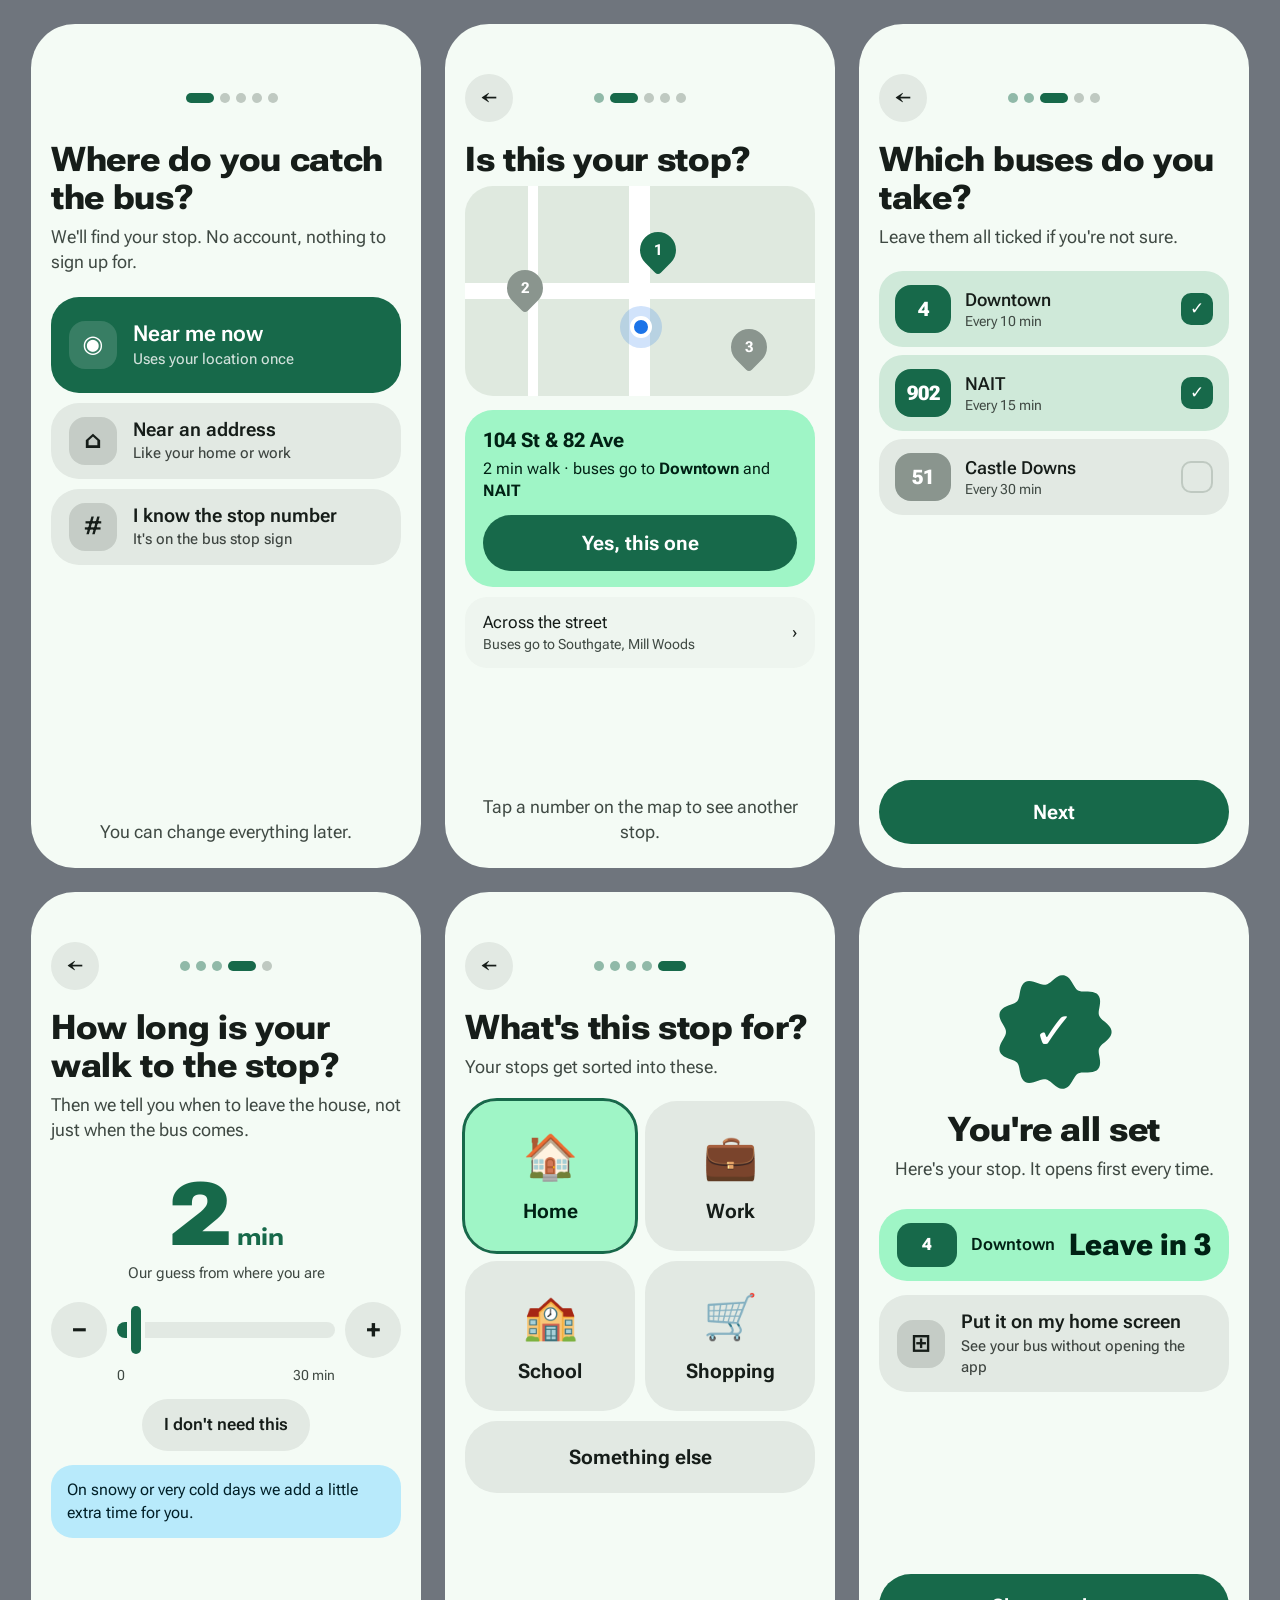
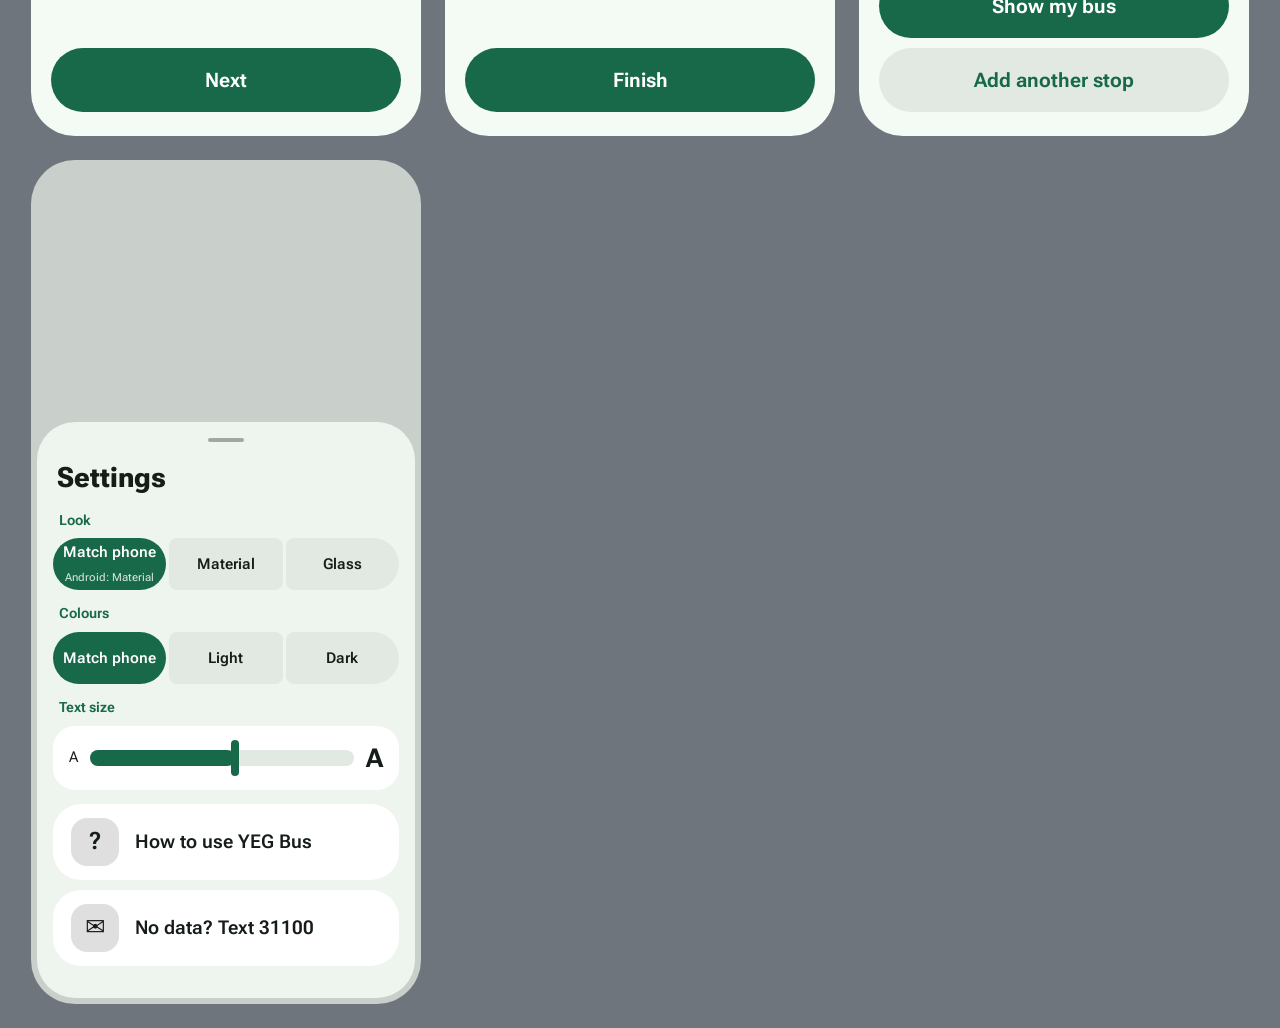
<file: docs/design-samples/6-setup-flow.html>
<!doctype html>
<html><head><meta charset="utf-8"><meta name="viewport" content="width=device-width,initial-scale=1">
<title>YEG Bus setup sample</title>
<link href="https://fonts.googleapis.com/css2?family=Roboto+Flex:opsz,wdth,wght@8..144,25..151,100..1000&display=swap" rel="stylesheet">
<style>
/* Setup a grandparent can finish: one plain question per screen, big targets (64px+), nothing to type unless you want to.
   Same Material 3 Expressive tokens as sample 5. */
* { box-sizing: border-box; }
button { font: inherit; color: inherit; border: 0; cursor: pointer; }
body { margin: 0; background: #6f757d; font: 17px/1.4 "Roboto Flex", Roboto, system-ui, sans-serif; display: grid; grid-template-columns: repeat(3, 390px); gap: 24px; padding: 24px; justify-content: center; }
.phone { width: 390px; height: 844px; overflow: hidden; border-radius: 44px; position: relative; background: #f4fbf5; color: #161d19;
  --primary: #17694a; --on-primary: #fff; --pc: #9ff5c6; --on-pc: #002114; --sc: #cfe9d9; --on-sc: #0b1f15; --tc: #b8eafb; --on-tc: #001f27;
  --s1: #eef5ef; --s3: #e2e9e3; --muted: #3f4943; --outline: #bfc9c1; }
.screen { height: 100%; padding: 50px 20px 24px; display: flex; flex-direction: column; }
.top { display: flex; align-items: center; gap: 12px; min-height: 48px; margin-bottom: 18px; }
.back { width: 48px; height: 48px; border-radius: 50%; background: var(--s3); display: grid; place-items: center; font-size: 22px; }
.dots { flex: 1; display: flex; gap: 6px; justify-content: center; margin-right: 60px; }
.dots i { width: 10px; height: 10px; border-radius: 5px; background: var(--outline); }
.dots i.on { width: 28px; background: var(--primary); }
.dots i.done { background: var(--primary); opacity: .45; }
h1 { font-size: 34px; line-height: 1.12; font-weight: 780; font-variation-settings: "wdth" 115; margin: 0 0 8px; letter-spacing: -.01em; }
.lead { font-size: 18px; color: var(--muted); margin: 0 0 22px; }
.big { display: flex; align-items: center; gap: 16px; width: 100%; min-height: 76px; padding: 14px 18px; border-radius: 28px; background: var(--s3); font-size: 19px; font-weight: 600; margin-bottom: 10px; text-align: left; }
.big.main { background: var(--primary); color: var(--on-primary); min-height: 96px; font-size: 22px; }
.big .ic { width: 48px; height: 48px; border-radius: 16px; display: grid; place-items: center; background: color-mix(in srgb, currentColor 14%, transparent); font-size: 24px; flex: none; }
.big small { display: block; font-size: 15px; font-weight: 450; opacity: .8; }
.spacer { flex: 1; }
.cta { height: 64px; border-radius: 32px; background: var(--primary); color: var(--on-primary); display: grid; place-items: center; font-size: 20px; font-weight: 650; }
.cta.soft { background: var(--s3); color: var(--primary); margin-top: 10px; }
.map { height: 210px; border-radius: 28px; margin-bottom: 14px; position: relative; overflow: hidden;
  background: linear-gradient(90deg, transparent 47%, #fff 47% 53%, transparent 53%), linear-gradient(0deg, transparent 46%, #fff 46% 54%, transparent 54%), linear-gradient(90deg, transparent 18%, #fff 18% 21%, transparent 21%), #dfe9df; }
.pin { position: absolute; width: 36px; height: 36px; border-radius: 50% 50% 50% 4px; transform: rotate(-45deg); background: var(--primary); display: grid; place-items: center; }
.pin b { transform: rotate(45deg); color: #fff; font-size: 15px; }
.pin.dim { background: #8a958e; }
.you { position: absolute; left: 47%; top: 62%; width: 22px; height: 22px; border-radius: 50%; background: #1a73e8; border: 4px solid #fff; box-shadow: 0 0 0 10px rgb(26 115 232 / .2); }
.stopcard { background: var(--pc); color: var(--on-pc); border-radius: 28px; padding: 16px 18px; margin-bottom: 10px; }
.stopcard b { font-size: 20px; display: block; }
.stopcard p { margin: 4px 0 12px; font-size: 16px; }
.stopcard .cta { height: 56px; }
.other { background: var(--s1); border-radius: 22px; padding: 14px 18px; display: flex; justify-content: space-between; align-items: center; font-size: 17px; }
.other small { display: block; color: var(--muted); font-size: 14px; }
.bus { display: flex; align-items: center; gap: 14px; min-height: 76px; padding: 12px 16px; border-radius: 24px; background: var(--s3); margin-bottom: 8px; }
.bus.on { background: var(--sc); }
.bus .n { min-width: 56px; height: 48px; border-radius: 16px; background: var(--primary); color: #fff; font-weight: 800; font-size: 20px; display: grid; place-items: center; }
.bus.off .n { background: #8a958e; }
.bus span:not(.n):not(.check) { flex: 1; font-size: 18px; font-weight: 550; }
.bus span:not(.n):not(.check) small { display: block; font-size: 14px; font-weight: 400; color: var(--muted); }
.check { flex: none; width: 32px; height: 32px; border-radius: 10px; border: 2.5px solid var(--outline); display: grid; place-items: center; }
.on .check { background: var(--primary); border-color: var(--primary); color: #fff; }
.walknum { text-align: center; font-size: 88px; line-height: 1; font-weight: 820; font-variation-settings: "wdth" 125, "opsz" 144; color: var(--primary); margin: 6px 0 0; }
.walknum small { font-size: 26px; font-weight: 650; margin-left: 4px; }
.guess { text-align: center; color: var(--muted); font-size: 15px; margin: 4px 0 18px; }
.slide { display: flex; align-items: center; gap: 10px; margin-bottom: 8px; }
.slide button { width: 56px; height: 56px; border-radius: 50%; background: var(--s3); font-size: 28px; font-weight: 600; flex: none; }
.slide input { flex: 1; -webkit-appearance: none; appearance: none; height: 16px; border-radius: 8px; margin: 0;
  background: linear-gradient(90deg, var(--primary) var(--p, 7%), var(--s3) var(--p, 7%)); }
.slide input::-webkit-slider-thumb { -webkit-appearance: none; width: 10px; height: 48px; border-radius: 5px; background: var(--primary); box-shadow: 0 0 0 4px #f4fbf5; }
.slide input::-moz-range-thumb { width: 10px; height: 48px; border-radius: 5px; background: var(--primary); border: 0; }
.ends { display: flex; justify-content: space-between; color: var(--muted); font-size: 14px; margin: 0 66px 14px; }
.skip { display: block; margin: 0 auto 14px; height: 52px; padding: 0 22px; border-radius: 26px; background: var(--s3); font-weight: 600; }
.hint { background: var(--tc); color: var(--on-tc); border-radius: 22px; padding: 14px 16px; font-size: 16px; }
.tiles { display: grid; grid-template-columns: 1fr 1fr; gap: 10px; }
.tile { height: 150px; border-radius: 32px; background: var(--s3); display: flex; flex-direction: column; align-items: center; justify-content: center; gap: 8px; font-size: 20px; font-weight: 650; }
.tile .e { font-size: 44px; }
.tile.on { background: var(--pc); color: var(--on-pc); outline: 3px solid var(--primary); }
.tile.wide { grid-column: span 2; height: 72px; flex-direction: row; }
.done-badge { width: 120px; height: 120px; margin: 30px auto 18px; display: grid; place-items: center; position: relative; }
.done-badge svg { position: absolute; inset: 0; }
.done-badge b { position: relative; color: #fff; font-size: 52px; }
.center { text-align: center; }
.preview { background: var(--pc); color: var(--on-pc); border-radius: 28px; padding: 14px 18px; display: flex; align-items: center; gap: 14px; margin: 6px 0 14px; }
.preview .n { min-width: 52px; height: 44px; border-radius: 14px; background: var(--primary); color: #fff; font-weight: 800; display: grid; place-items: center; }
.preview span { flex: 1; font-weight: 600; }
.preview big { font-size: 30px; font-weight: 800; }
.sheet-h { font-size: 28px; font-weight: 750; margin: 0 4px 14px; }
.label { font-size: 14px; font-weight: 650; color: var(--primary); margin: 6px 6px 8px; }
.seg { display: flex; gap: 3px; margin-bottom: 14px; }
.seg span { flex: 1; height: 52px; display: grid; place-items: center; background: var(--s3); font-size: 15px; font-weight: 600; border-radius: 8px; text-align: center; line-height: 1.1; }
.seg span:first-child { border-radius: 26px 8px 8px 26px; }
.seg span:last-child { border-radius: 8px 26px 26px 8px; }
.seg span.on { background: var(--primary); color: #fff; border-radius: 26px; }
.seg small { display: block; font-size: 11px; font-weight: 450; opacity: .8; }
.size { display: flex; align-items: center; gap: 12px; background: #fff; border-radius: 22px; padding: 14px 16px; margin-bottom: 14px; }
.size .a1 { font-size: 15px; } .size .a2 { font-size: 26px; font-weight: 700; }
.size .track { flex: 1; height: 16px; border-radius: 8px; background: var(--s3); position: relative; }
.size .track::before { content: ""; position: absolute; left: 0; top: 0; bottom: 0; width: 55%; border-radius: 8px; background: var(--primary); }
.size .track::after { content: ""; position: absolute; left: calc(55% - 4px); top: -10px; width: 8px; height: 36px; border-radius: 4px; background: var(--primary); }
</style></head>
<body>

<!-- 1. Where -->
<div class="phone"><div class="screen">
  <div class="top"><span></span><div class="dots" style="margin-right:0"><i class="on"></i><i></i><i></i><i></i><i></i></div></div>
  <h1>Where do you catch the bus?</h1>
  <p class="lead">We'll find your stop. No account, nothing to sign up for.</p>
  <button class="big main"><span class="ic">&#9673;</span><span>Near me now<small>Uses your location once</small></span></button>
  <button class="big"><span class="ic">&#8962;</span><span>Near an address<small>Like your home or work</small></span></button>
  <button class="big"><span class="ic">#</span><span>I know the stop number<small>It's on the bus stop sign</small></span></button>
  <div class="spacer"></div>
  <p class="lead center" style="margin:0">You can change everything later.</p>
</div></div>

<!-- 2. Which stop -->
<div class="phone"><div class="screen">
  <div class="top"><span class="back">&larr;</span><div class="dots"><i class="done"></i><i class="on"></i><i></i><i></i><i></i></div></div>
  <h1>Is this your stop?</h1>
  <div class="map"><span class="you"></span><span class="pin" style="left:50%;top:22%"><b>1</b></span><span class="pin dim" style="left:12%;top:40%"><b>2</b></span><span class="pin dim" style="left:76%;top:68%"><b>3</b></span></div>
  <div class="stopcard"><b>104 St &amp; 82 Ave</b><p>2 min walk &middot; buses go to <b style="display:inline;font-size:16px">Downtown</b> and <b style="display:inline;font-size:16px">NAIT</b></p><div class="cta">Yes, this one</div></div>
  <div class="other"><span>Across the street<small>Buses go to Southgate, Mill Woods</small></span><span>&rsaquo;</span></div>
  <div class="spacer"></div>
  <p class="lead center" style="margin:0">Tap a number on the map to see another stop.</p>
</div></div>

<!-- 3. Which buses -->
<div class="phone"><div class="screen">
  <div class="top"><span class="back">&larr;</span><div class="dots"><i class="done"></i><i class="done"></i><i class="on"></i><i></i><i></i></div></div>
  <h1>Which buses do you take?</h1>
  <p class="lead">Leave them all ticked if you're not sure.</p>
  <div class="bus on"><span class="n">4</span><span>Downtown<small>Every 10 min</small></span><span class="check">&#10003;</span></div>
  <div class="bus on"><span class="n">902</span><span>NAIT<small>Every 15 min</small></span><span class="check">&#10003;</span></div>
  <div class="bus off"><span class="n">51</span><span>Castle Downs<small>Every 30 min</small></span><span class="check"></span></div>
  <div class="spacer"></div>
  <div class="cta">Next</div>
</div></div>

<!-- 4. Walk -->
<div class="phone"><div class="screen">
  <div class="top"><span class="back">&larr;</span><div class="dots"><i class="done"></i><i class="done"></i><i class="done"></i><i class="on"></i><i></i></div></div>
  <h1>How long is your walk to the stop?</h1>
  <p class="lead">Then we tell you when to leave the house, not just when the bus comes.</p>
  <div class="walknum"><span id="wn">2</span><small>min</small></div>
  <p class="guess">Our guess from where you are</p>
  <div class="slide"><button id="wm" aria-label="One minute less">&minus;</button><input id="wr" type="range" min="0" max="30" step="1" value="2" aria-label="Walk in minutes"><button id="wp" aria-label="One minute more">+</button></div>
  <div class="ends"><span>0</span><span>30 min</span></div>
  <button class="skip">I don't need this</button>
  <div class="hint">On snowy or very cold days we add a little extra time for you.</div>
  <div class="spacer"></div>
  <div class="cta">Next</div>
</div></div>

<!-- 5. Home / work -->
<div class="phone"><div class="screen">
  <div class="top"><span class="back">&larr;</span><div class="dots"><i class="done"></i><i class="done"></i><i class="done"></i><i class="done"></i><i class="on"></i></div></div>
  <h1>What's this stop for?</h1>
  <p class="lead">Your stops get sorted into these.</p>
  <div class="tiles"><div class="tile on"><span class="e">&#127968;</span>Home</div><div class="tile"><span class="e">&#128188;</span>Work</div><div class="tile"><span class="e">&#127979;</span>School</div><div class="tile"><span class="e">&#128722;</span>Shopping</div><div class="tile wide">Something else</div></div>
  <div class="spacer"></div>
  <div class="cta">Finish</div>
</div></div>

<!-- 6. Done -->
<div class="phone"><div class="screen">
  <div class="done-badge"><svg viewBox="0 0 100 100"><path id="ck" fill="#17694a"/></svg><b>&#10003;</b></div>
  <h1 class="center">You're all set</h1>
  <p class="lead center">Here's your stop. It opens first every time.</p>
  <div class="preview"><span class="n">4</span><span>Downtown</span><big>Leave in 3</big></div>
  <button class="big"><span class="ic">&#8862;</span><span>Put it on my home screen<small>See your bus without opening the app</small></span></button>
  <div class="spacer"></div>
  <div class="cta">Show my bus</div>
  <div class="cta soft">Add another stop</div>
</div></div>

<!-- 7. Settings: look and text size -->
<div class="phone" style="background:#c9cfca"><div class="screen" style="justify-content:flex-end;padding:0 6px 6px">
  <div style="background:var(--s1);border-radius:38px;padding:12px 16px 22px">
    <div style="width:36px;height:4px;border-radius:2px;background:#3f4943;opacity:.45;margin:4px auto 16px"></div>
    <p class="sheet-h">Settings</p>
    <p class="label">Look</p>
    <div class="seg"><span class="on">Match phone<small>Android: Material</small></span><span>Material</span><span>Glass</span></div>
    <p class="label">Colours</p>
    <div class="seg"><span class="on">Match phone</span><span>Light</span><span>Dark</span></div>
    <p class="label">Text size</p>
    <div class="size"><span class="a1">A</span><span class="track"></span><span class="a2">A</span></div>
    <button class="big" style="background:#fff"><span class="ic">?</span><span>How to use YEG Bus</span></button>
    <button class="big" style="background:#fff"><span class="ic">&#9993;</span><span>No data? Text 31100</span></button>
  </div>
</div></div>

<script>
const d = Array.from({ length: 181 }, (_, i) => { const a = i / 180 * 2 * Math.PI, r = 44 + 4 * Math.cos(9 * a);
  return (i ? "L" : "M") + (50 + r * Math.cos(a)).toFixed(2) + " " + (50 + r * Math.sin(a)).toFixed(2); }).join("") + "Z";
document.getElementById("ck").setAttribute("d", d);
const wr = document.getElementById("wr"), wn = document.getElementById("wn");
const setW = (v) => { wr.value = Math.min(30, Math.max(0, v)); wn.textContent = wr.value; wr.style.setProperty("--p", wr.value / 30 * 100 + "%");
  document.querySelector(".guess").textContent = +wr.value === 2 ? "Our guess from where you are" : wr.value === "0" ? "Right outside your door" : "Drag, or tap − and +"; };
wr.oninput = () => setW(+wr.value);
document.getElementById("wm").onclick = () => setW(+wr.value - 1);
document.getElementById("wp").onclick = () => setW(+wr.value + 1);
setW(2);
</script>
</body></html>
</file>
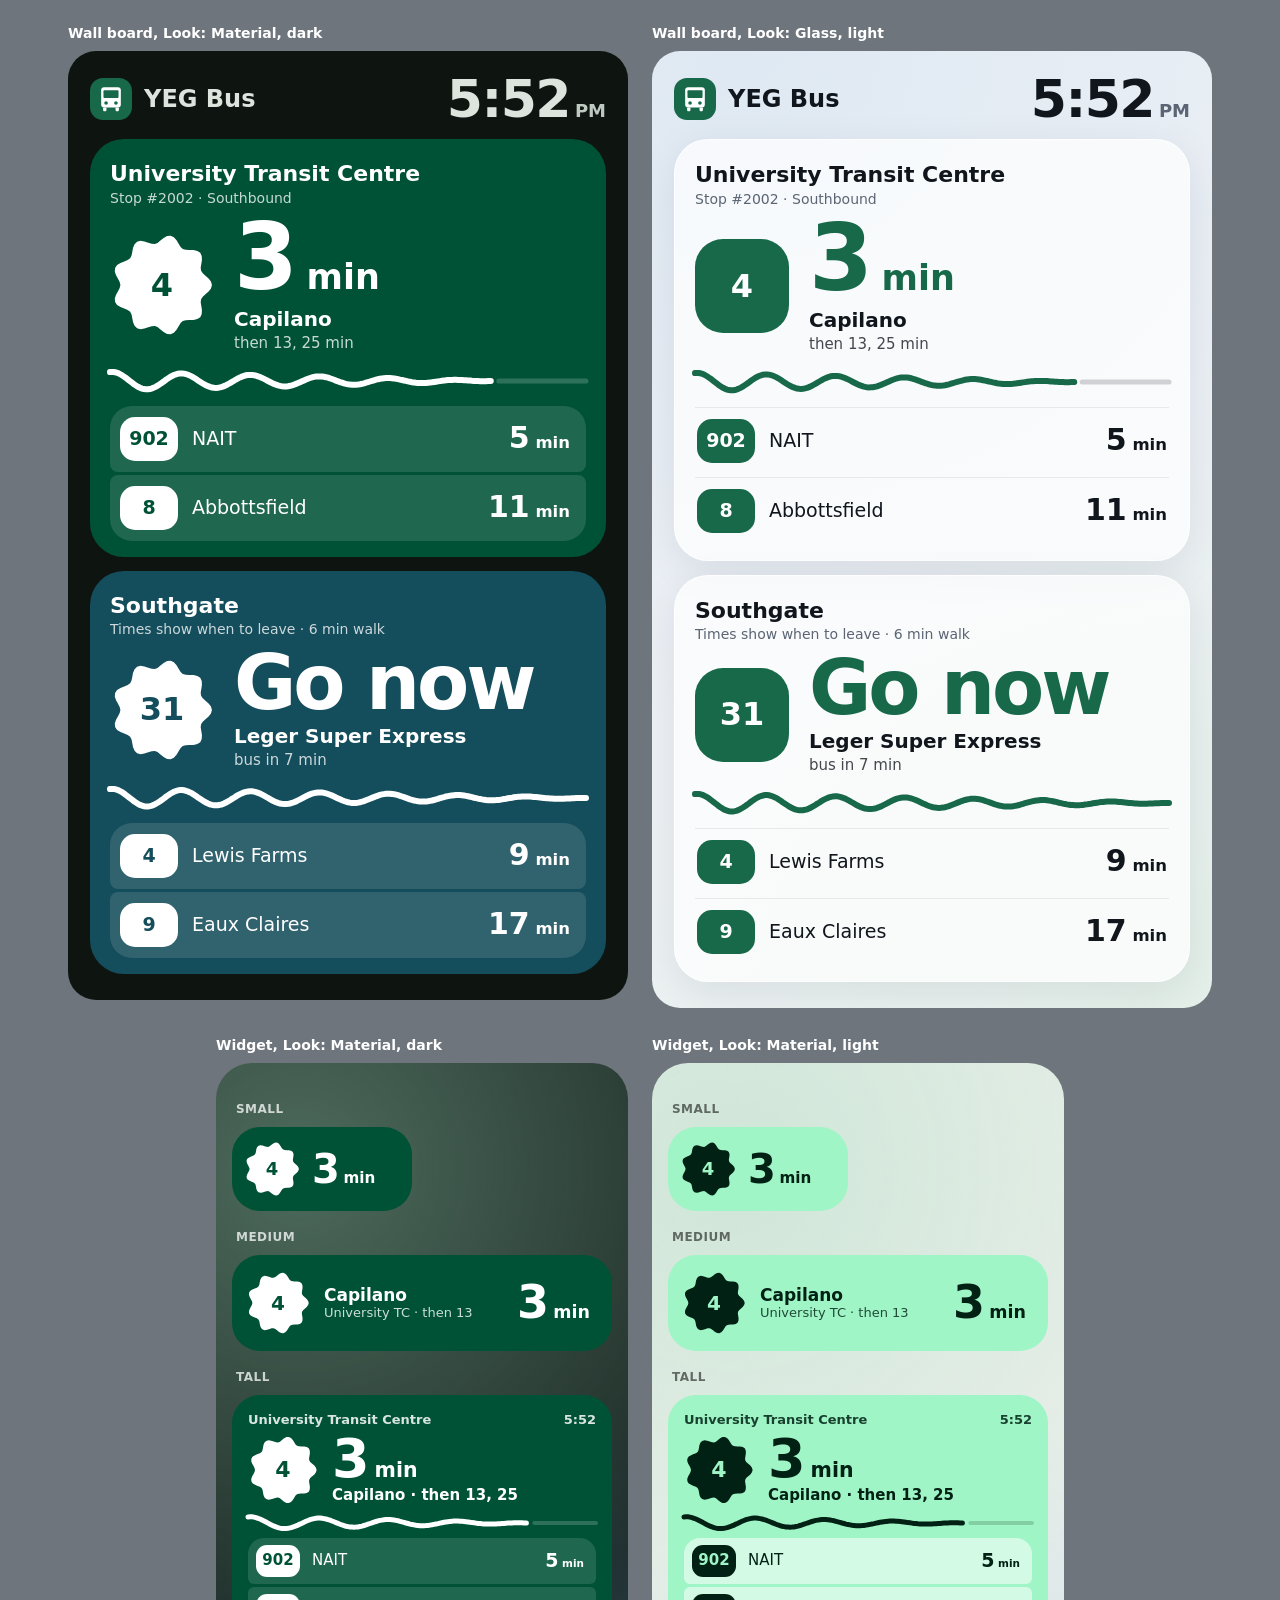
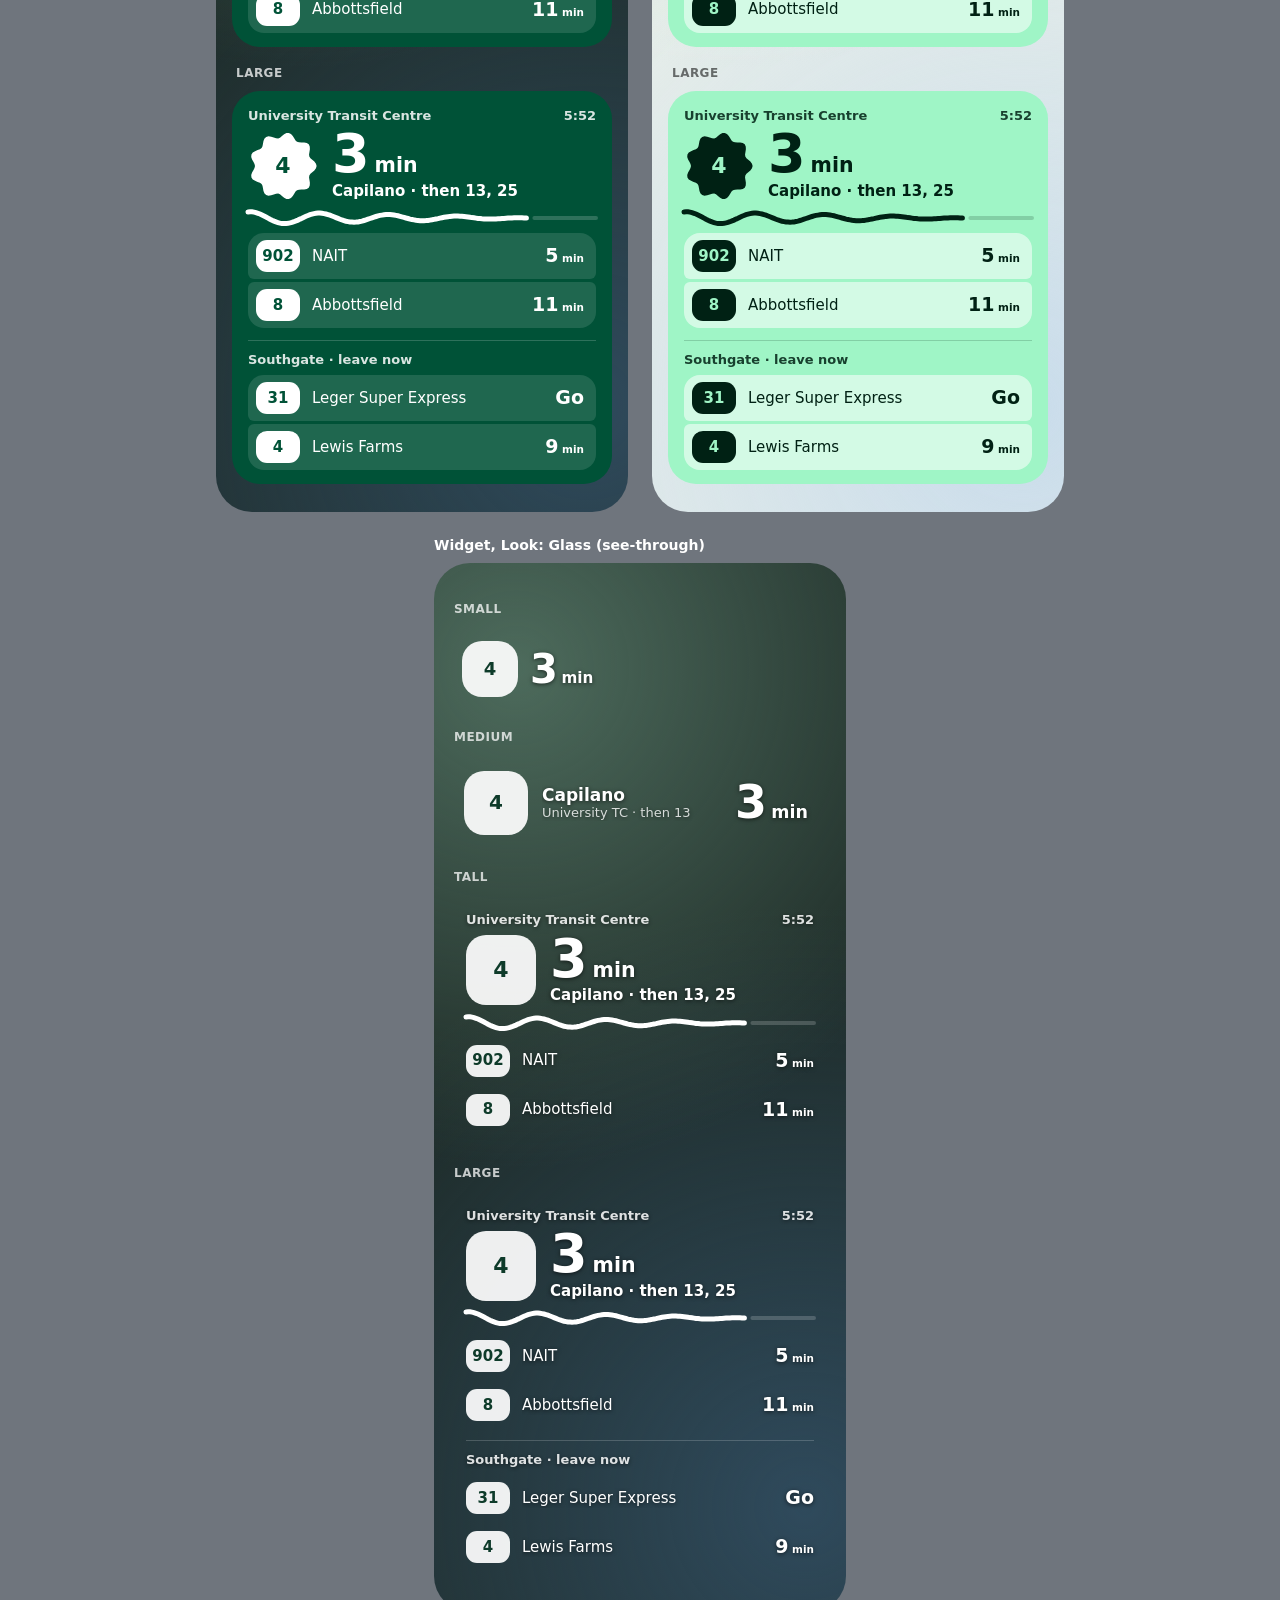
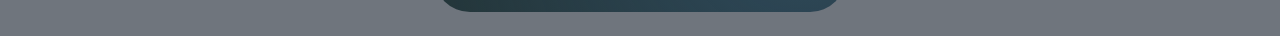
<file: docs/design-samples/7-board-and-widget.html>
<!doctype html>
<html><head><meta charset="utf-8"><meta name="viewport" content="width=device-width,initial-scale=1">
<title>YEG Bus board and widget</title>
<style>
/* Wall board and Android widget in the v52 looks. A design sample, not app code. */
* { box-sizing: border-box; }
body { margin: 0; background: #6f757d; font: 16px/1.35 Roboto, system-ui, sans-serif; padding: 24px; display: grid; gap: 28px; justify-content: center; }
.m { --bg: #0e1511; --card: #1a211d; --text: #dde4de; --muted: #bfc9c1; --accent: #84d8ac;
  --pc: #005237; --on-pc: #ffffff; --tc: #144d5b; --on-tc: #ffffff; --tint: rgb(255 255 255 / .12); }
.m.light { --bg: #f4fbf5; --card: #e9efe9; --text: #161d19; --muted: #3f4943; --accent: #17694a;
  --pc: #9ff5c6; --on-pc: #002114; --tc: #b8eafb; --on-tc: #001f27; --tint: rgb(255 255 255 / .55); }
.g { --bg: #eef1f5; --card: rgb(255 255 255 / .72); --text: #11161d; --muted: #5b6573; --accent: #17694a; --line: rgb(0 0 0 / .07); }
.label { color: #fff; font-weight: 600; margin: 0 0 8px; font-size: 14px; }
.pair2 { display: flex; gap: 24px; align-items: flex-start; flex-wrap: wrap; justify-content: center; }

/* ---- Shared bits ---- */
.cookie { display: grid; place-items: center; font-weight: 800; background: var(--on-pc); color: var(--pc); flex: none;
  -webkit-mask: url(../../web/cookie.svg) center / contain no-repeat; mask: url(../../web/cookie.svg) center / contain no-repeat; }
.walk .cookie { background: var(--on-tc); color: var(--tc); }
.g .cookie { -webkit-mask: none; mask: none; background: var(--accent); color: #fff; }
.big { font-weight: 820; letter-spacing: -.04em; line-height: .9; white-space: nowrap; }
.big span { font-size: .38em; letter-spacing: 0; font-weight: 650; }
.g .big { color: var(--accent); }
.wave { width: 100%; overflow: visible; display: block; }
.wave path { fill: none; stroke-linecap: round; }
.wave .track { stroke: currentColor; opacity: .18; }
.wave .fill { stroke: currentColor; }
.g .wave .fill { stroke: var(--accent); }
.badge { display: grid; place-items: center; font-weight: 800; background: var(--on-pc); color: var(--pc); }
.walk .badge { background: var(--on-tc); color: var(--tc); }
.g .badge { background: var(--accent); color: #fff; }
.row { display: flex; align-items: center; }
.row b { flex: 1; font-weight: 500; white-space: nowrap; overflow: hidden; text-overflow: ellipsis; }
.row .t { font-weight: 800; font-variant-numeric: tabular-nums; white-space: nowrap; }
.row .t span { font-size: .55em; font-weight: 650; }
.m .rows .row { background: var(--tint); }
.rows { display: flex; flex-direction: column; gap: 3px; }
.hero { display: grid; grid-template-columns: auto 1fr; align-items: center; }
.now { animation: pulse 1.6s ease-in-out infinite; }
@keyframes pulse { 50% { opacity: .55; } }

/* ---- Board: everything stacks top to bottom; a stop is its time, the wave, then its next buses ---- */
.board { width: 560px; border-radius: 28px; overflow: hidden; background: var(--bg); color: var(--text); padding: 22px 22px 26px; display: flex; flex-direction: column; gap: 14px; }
.g.board { background: radial-gradient(800px 700px at 15% 0%, #dfe9f3, transparent), radial-gradient(700px 600px at 100% 100%, #e3efe8, transparent), #eef1f5; }
.top { display: flex; align-items: center; gap: 12px; }
.top img { width: 42px; height: 42px; border-radius: 13px; }
.top h1 { margin: 0; font-size: 24px; font-weight: 750; flex: 1; }
.clock { font-size: 52px; font-weight: 800; letter-spacing: -.03em; font-variant-numeric: tabular-nums; line-height: 1; }
.clock small { font-size: 18px; color: var(--muted); font-weight: 600; margin-left: 5px; letter-spacing: 0; }
.band { border-radius: 34px; padding: 20px 20px 16px; display: flex; flex-direction: column; }
.m .band { background: var(--pc); color: var(--on-pc); }
.m .band.walk { background: var(--tc); color: var(--on-tc); }
.g .band { background: var(--card); border: 1px solid rgb(255 255 255 / .8); box-shadow: 0 10px 40px rgb(15 30 50 / .08); }
.band h2 { margin: 0; font-size: 22px; font-weight: 700; }
.band .sub { font-size: 14px; opacity: .78; margin: 0 0 10px; }
.g .band .sub { color: var(--muted); opacity: 1; }
.band .hero { column-gap: 20px; }
.band .cookie { width: 104px; height: 104px; font-size: 32px; }
.g .band .cookie { width: 94px; height: 94px; border-radius: 28px; }
.band .big { font-size: 92px; }
.band .big.now { font-size: 76px; }
.band .dest { font-size: 20px; font-weight: 650; margin-top: 6px; }
.band .then { font-size: 15px; opacity: .78; }
.band .wave { height: 26px; margin: 14px 0 12px; }
.band .wave .track { stroke-width: 5; } .band .wave .fill { stroke-width: 6; }
.band .row { gap: 14px; padding: 11px 16px 11px 10px; border-radius: 8px; }
.m .band .row:first-child { border-radius: 22px 22px 8px 8px; } .m .band .row:last-child { border-radius: 8px 8px 22px 22px; }
.g .band .row { border-top: 1px solid var(--line); padding-inline: 2px; border-radius: 0; }
.band .badge { min-width: 58px; height: 44px; border-radius: 15px; font-size: 19px; padding: 0 8px; }
.band .row b { font-size: 19px; } .band .row .t { font-size: 30px; }

/* ---- Widgets: one widget, drag to resize; each size adds the next thing below ---- */
.home { width: 412px; border-radius: 36px; overflow: hidden; padding: 30px 16px 28px; display: flex; flex-direction: column; gap: 10px;
  background: radial-gradient(500px 500px at 20% 10%, #4d6b5c, transparent), radial-gradient(600px 600px at 90% 90%, #2f4a5c, transparent), #1d2a26; }
.home.light { background: radial-gradient(500px 500px at 20% 10%, #cfe6d8, transparent), radial-gradient(600px 600px at 90% 90%, #c9dceb, transparent), #e9efe9; }
.size { color: rgb(255 255 255 / .75); font-size: 12px; font-weight: 600; margin: 8px 4px 0; letter-spacing: .04em; text-transform: uppercase; }
.light .size { color: rgb(0 0 0 / .55); }
.w { border-radius: 28px; overflow: hidden; }
.m .w { background: var(--pc); color: var(--on-pc); }
.w .hdr { display: flex; justify-content: space-between; font-size: 13px; font-weight: 600; opacity: .85; }
/* Small 2x1: the next bus only */
.w.s { width: 180px; height: 84px; padding: 0 16px 0 12px; display: flex; align-items: center; gap: 12px; }
.w.s .cookie { width: 56px; height: 56px; font-size: 18px; }
.w.s .big { font-size: 40px; }
/* Medium 4x1: and where it goes */
.w.mid { height: 96px; padding: 0 22px 0 14px; display: grid; grid-template-columns: auto 1fr auto; column-gap: 14px; align-items: center; }
.w.mid .cookie { width: 64px; height: 64px; font-size: 20px; }
.w.mid .dest { font-size: 17px; font-weight: 700; line-height: 1.2; white-space: nowrap; overflow: hidden; text-overflow: ellipsis; }
.w.mid .dest small { display: block; font-size: 13px; font-weight: 500; opacity: .8; }
.w.mid .big { font-size: 46px; }
/* Tall 4x2: and the wave and two more buses underneath */
.w.tall, .w.l { padding: 16px 16px 14px; }
.w .hero { column-gap: 14px; margin-top: 6px; }
.w.tall .cookie, .w.l .cookie { width: 70px; height: 70px; font-size: 22px; }
.w.tall .big, .w.l .big { font-size: 54px; }
.w .hero .dest { font-size: 15px; font-weight: 650; margin-top: 2px; }
.w .wave { height: 18px; margin: 8px 0 6px; }
.w .wave .track { stroke-width: 4; } .w .wave .fill { stroke-width: 5; }
.w .row { gap: 12px; padding: 7px 12px 7px 8px; border-radius: 6px; }
.m .w .row:first-child { border-radius: 16px 16px 6px 6px; } .m .w .row:last-child { border-radius: 6px 6px 16px 16px; }
.w .badge { min-width: 44px; height: 32px; border-radius: 11px; font-size: 15px; padding: 0 6px; }
.w .row b { font-size: 15px; } .w .row .t { font-size: 19px; }
/* Large 4x3: and the next stop underneath */
.w.l .stop2 { margin-top: 12px; padding-top: 10px; border-top: 1px solid color-mix(in srgb, currentColor 18%, transparent); }
/* Glass look: see-through, white type with a soft shadow */
.g .w { background: none; color: #fff; text-shadow: 0 1px 4px rgb(0 0 0 / .6); }
.g .w .cookie, .g .w .badge { background: rgb(255 255 255 / .92); color: #0e3b2a; text-shadow: none; }
.g .w .cookie { border-radius: 20px; }
.g .w .badge { border-radius: 11px; }
.g .w .big { color: #fff; }
.g .w .wave .fill { stroke: #fff; }
.g .w .row { padding-inline: 0; }
</style></head>
<body>

<div class="pair2" id="boards"></div>
<template id="board">
  <div class="top"><img src="../../web/icon.svg" alt=""><h1>YEG Bus</h1><div class="clock">5:52<small>PM</small></div></div>
  <div class="band"><h2>University Transit Centre</h2><p class="sub">Stop #2002 &middot; Southbound</p>
    <div class="hero"><div class="cookie">4</div><div><div class="big">3<span> min</span></div><div class="dest">Capilano</div><div class="then">then 13, 25 min</div></div></div>
    <svg class="wave" data-f=".8"><path class="track"/><path class="fill"/></svg>
    <div class="rows"><div class="row"><span class="badge">902</span><b>NAIT</b><span class="t">5<span> min</span></span></div>
      <div class="row"><span class="badge">8</span><b>Abbottsfield</b><span class="t">11<span> min</span></span></div></div></div>
  <div class="band walk"><h2>Southgate</h2><p class="sub">Times show when to leave &middot; 6 min walk</p>
    <div class="hero"><div class="cookie">31</div><div><div class="big now">Go now</div><div class="dest">Leger Super Express</div><div class="then">bus in 7 min</div></div></div>
    <svg class="wave" data-f="1"><path class="track"/><path class="fill"/></svg>
    <div class="rows"><div class="row"><span class="badge">4</span><b>Lewis Farms</b><span class="t">9<span> min</span></span></div>
      <div class="row"><span class="badge">9</span><b>Eaux Claires</b><span class="t">17<span> min</span></span></div></div></div>
</template>

<div class="pair2" id="widgets"></div>
<template id="wsizes">
  <div class="size">Small</div>
  <div class="w s"><div class="cookie">4</div><div class="big">3<span> min</span></div></div>
  <div class="size">Medium</div>
  <div class="w mid"><div class="cookie">4</div><div class="dest">Capilano<small>University TC &middot; then 13</small></div><div class="big">3<span> min</span></div></div>
  <div class="size">Tall</div>
  <div class="w tall"><div class="hdr"><span>University Transit Centre</span><span>5:52</span></div>
    <div class="hero"><div class="cookie">4</div><div><div class="big">3<span> min</span></div><div class="dest">Capilano &middot; then 13, 25</div></div></div>
    <svg class="wave" data-f=".8"><path class="track"/><path class="fill"/></svg>
    <div class="rows"><div class="row"><span class="badge">902</span><b>NAIT</b><span class="t">5<span> min</span></span></div>
      <div class="row"><span class="badge">8</span><b>Abbottsfield</b><span class="t">11<span> min</span></span></div></div></div>
  <div class="size">Large</div>
  <div class="w l"><div class="hdr"><span>University Transit Centre</span><span>5:52</span></div>
    <div class="hero"><div class="cookie">4</div><div><div class="big">3<span> min</span></div><div class="dest">Capilano &middot; then 13, 25</div></div></div>
    <svg class="wave" data-f=".8"><path class="track"/><path class="fill"/></svg>
    <div class="rows"><div class="row"><span class="badge">902</span><b>NAIT</b><span class="t">5<span> min</span></span></div>
      <div class="row"><span class="badge">8</span><b>Abbottsfield</b><span class="t">11<span> min</span></span></div></div>
    <div class="stop2"><div class="hdr"><span>Southgate &middot; leave now</span></div>
      <div class="rows" style="margin-top:6px"><div class="row"><span class="badge">31</span><b>Leger Super Express</b><span class="t">Go</span></div>
        <div class="row"><span class="badge">4</span><b>Lewis Farms</b><span class="t">9<span> min</span></span></div></div></div></div>
</template>

<script>
const fill = (id, tpl, list, cls) => list.forEach(([c, label]) =>
  document.getElementById(id).insertAdjacentHTML("beforeend", `<div><p class="label">${label}</p><div class="${cls} ${c}">${document.getElementById(tpl).innerHTML}</div></div>`));
fill("boards", "board", [["m", "Wall board, Look: Material, dark"], ["g", "Wall board, Look: Glass, light"]], "board");
fill("widgets", "wsizes", [["m", "Widget, Look: Material, dark"], ["m light", "Widget, Look: Material, light"], ["g", "Widget, Look: Glass (see-through)"]], "home");
// Same wave as the app: big on the left, flat at the tip, moving.
let phase = 0;
function draw() {
  document.querySelectorAll(".wave").forEach((svg) => {
    const W = svg.clientWidth, f = +svg.dataset.f, end = W * f, mid = svg.clientHeight / 2, A = mid * .7;
    let d = "";
    for (let x = 0; x <= end; x += 2) d += `${x ? "L" : "M"}${x} ${(mid + A * Math.pow(1 - x / end, .85) * Math.sin(x / 11 - phase)).toFixed(1)}`;
    svg.querySelector(".fill").setAttribute("d", d + `L${end} ${mid}`);
    svg.querySelector(".track").setAttribute("d", end < W ? `M${end + 8} ${mid}H${W}` : "");
  });
  phase += .045; requestAnimationFrame(draw);
}
draw();
</script>
</body></html>
</file>
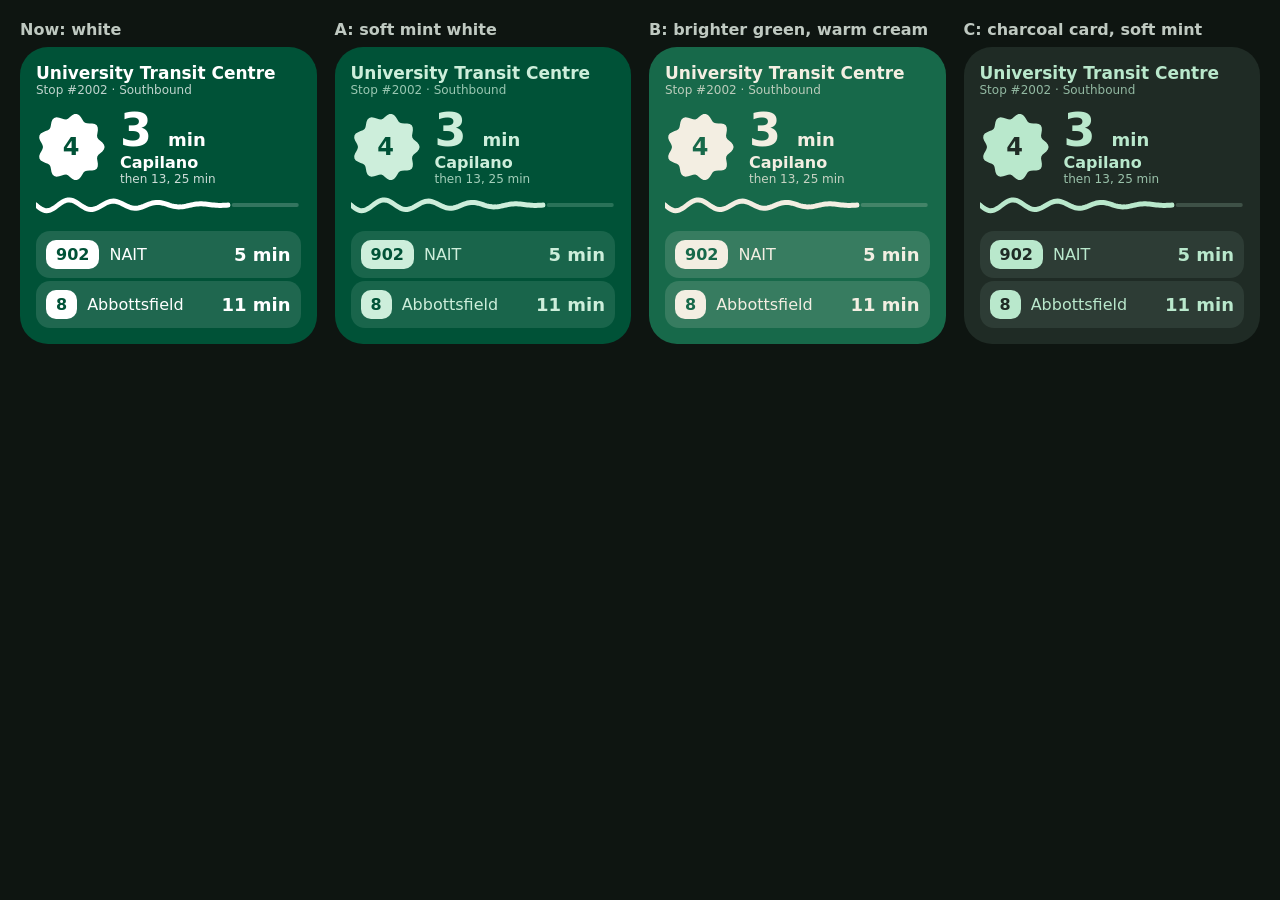
<file: docs/design-samples/8-dark-options.html>
<!doctype html><meta charset=utf-8><style>
body{margin:0;padding:20px;background:#0e1511;font:16px Roboto,system-ui,sans-serif;display:flex;gap:18px}
.o{width:300px}.lbl{color:#bfc9c1;font-weight:700;margin:0 0 8px}
.c{border-radius:28px;padding:16px;background:var(--pc);color:var(--on)}
h2{margin:0;font-size:17px}.sub{font-size:12px;opacity:.75;margin-bottom:10px}
.hero{display:flex;gap:14px;align-items:center}.ck{width:70px;height:70px;background:var(--on);color:var(--pc);display:grid;place-items:center;font-weight:800;font-size:24px;-webkit-mask:url(/web/cookie.svg) center/contain no-repeat}
.big{font-size:46px;font-weight:820;line-height:1}.big small{font-size:18px}.dest{font-weight:650}
svg{width:100%;height:22px;margin:8px 0}
.row{display:flex;align-items:center;gap:10px;background:var(--tint);border-radius:14px;padding:9px 10px;margin-top:3px}
.b{background:var(--on);color:var(--pc);border-radius:10px;padding:5px 10px;font-weight:800}.row span:nth-child(2){flex:1}.row b{font-size:18px}
.wx{font-size:12px;opacity:.8}
</style>
<div class=o style="--pc:#005237;--on:#ffffff;--tint:rgb(255 255 255/.12)"><p class=lbl>Now: white</p><div class=c></div></div>
<div class=o style="--pc:#005237;--on:#cdeedb;--tint:rgb(205 238 219/.12)"><p class=lbl>A: soft mint white</p><div class=c></div></div>
<div class=o style="--pc:#17694a;--on:#f3eee2;--tint:rgb(243 238 226/.14)"><p class=lbl>B: brighter green, warm cream</p><div class=c></div></div>
<div class=o style="--pc:#1f2b25;--on:#b9e8cc;--tint:rgb(185 232 204/.09)"><p class=lbl>C: charcoal card, soft mint</p><div class=c></div></div>
<script>
const h=`<h2>University Transit Centre</h2><div class=sub>Stop #2002 · Southbound</div><div class=hero><div class=ck>4</div><div><div class=big>3 <small>min</small></div><div class=dest>Capilano</div><div class=wx>then 13, 25 min</div></div></div>
<svg viewBox="0 0 300 22" preserveAspectRatio=none><path d="M0 11 ${Array.from({length:110},(_,i)=>`L${i*2} ${11+6*Math.pow(1-i/110,.85)*Math.sin(i*2/8)}`).join(' ')}" stroke="currentColor" stroke-width=5 fill=none stroke-linecap=round /><path d="M224 11H296" stroke="currentColor" stroke-opacity=.2 stroke-width=4 stroke-linecap=round /></svg>
<div class=row><span class=b>902</span><span>NAIT</span><b>5 min</b></div><div class=row><span class=b>8</span><span>Abbottsfield</span><b>11 min</b></div>`;
document.querySelectorAll('.c').forEach(c=>c.innerHTML=h);
</script>
</file>
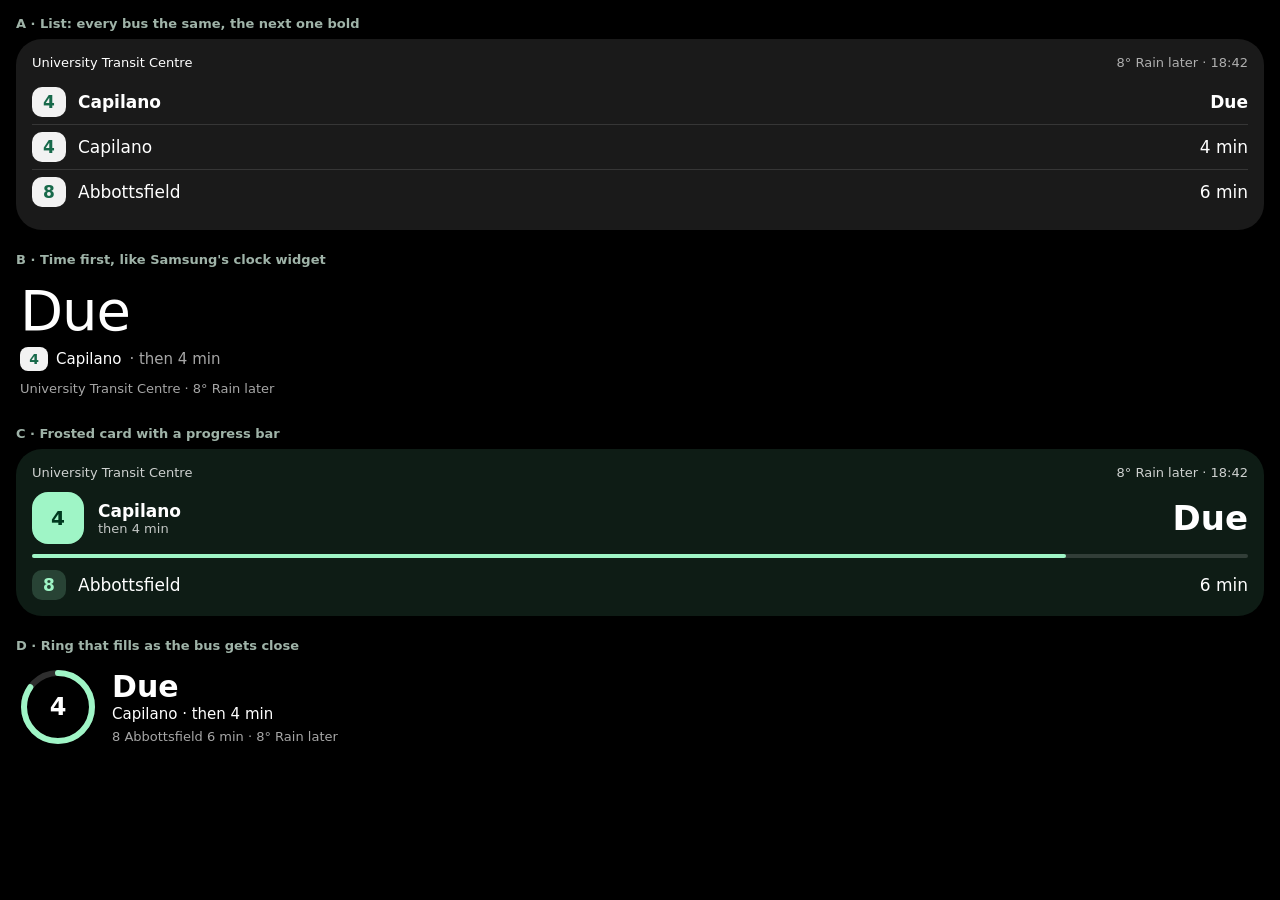
<file: docs/design-samples/9-widget-looks.html>
<!doctype html><meta charset=utf-8><meta name=viewport content="width=device-width"><style>
/* Four widget looks on a black wallpaper, phone width. Each uses at most three text sizes. */
body{margin:0;padding:16px;background:#000;color:#fff;font:15px Roboto,system-ui,sans-serif}
.lbl{color:#9fb3a8;font-size:13px;font-weight:700;margin:22px 0 8px}.lbl:first-child{margin-top:0}
.w{border-radius:26px;padding:16px}
.b{display:inline-grid;place-items:center;min-width:34px;height:30px;padding:0 8px;box-sizing:border-box;border-radius:10px;background:#f2f2f2;color:#17694a;font-weight:800}
.row{display:flex;align-items:center;gap:12px}.row .d{flex:1;white-space:nowrap;overflow:hidden;text-overflow:ellipsis}
.dim{opacity:.65}

/* A: list. Every bus the same row; the next one just bold. Two sizes. */
.A{background:rgb(255 255 255/.10)}
.A .top{font-size:13px;display:flex;justify-content:space-between;margin-bottom:10px}
.A .row{font-size:17px;padding:7px 0}.A .row+.row{border-top:1px solid rgb(255 255 255/.12)}
.A .row b{font-weight:700}

/* B: time first, like Samsung's clock widget. Big time, then one line about the bus. */
.B{padding:8px 4px}
.B .t{font-size:56px;font-weight:300;line-height:1;letter-spacing:-1px}
.B .l{font-size:15px;margin-top:8px;display:flex;align-items:center;gap:8px}
.B .l .b{height:24px;min-width:28px;font-size:14px;border-radius:8px}
.B .f{font-size:13px;margin-top:10px}

/* C: frosted dark card, Material green badge, a thin progress bar under the hero. Three sizes. */
.C{background:rgb(20 40 30/.72)}
.C .top{font-size:13px;display:flex;justify-content:space-between;opacity:.8}
.C .hero{display:flex;align-items:center;gap:14px;margin:12px 0 10px}
.C .hero .b{width:52px;height:52px;border-radius:16px;font-size:20px;background:#9ff5c6;color:#00391f}
.C .hero .d{flex:1;font-size:17px;font-weight:600}.C .hero .d div{font-size:13px;font-weight:400;opacity:.75}
.C .hero .t{font-size:34px;font-weight:700}
.C .bar{height:4px;border-radius:2px;background:rgb(255 255 255/.15)}.C .bar i{display:block;height:100%;width:85%;border-radius:2px;background:#9ff5c6}
.C .row{font-size:17px;margin-top:12px}.C .row .b{background:rgb(159 245 198/.18);color:#9ff5c6}

/* D: ring. The badge sits in a ring that fills as the bus gets close; no wave, no header. */
.D{padding:8px 4px;display:flex;gap:16px;align-items:center}
.D .ring{width:76px;height:76px;flex:none;position:relative}.D .ring svg{position:absolute;inset:0}
.D .ring span{position:absolute;inset:0;display:grid;place-items:center;font-size:24px;font-weight:800}
.D .m{flex:1;min-width:0}.D .m .t{font-size:30px;font-weight:700;line-height:1.1}
.D .m .d{font-size:15px;margin-top:2px}.D .m .s{font-size:13px;margin-top:6px}
</style>

<p class=lbl>A · List: every bus the same, the next one bold</p>
<div class="w A">
  <div class=top><span>University Transit Centre</span><span class=dim>8° Rain later · 18:42</span></div>
  <div class=row><span class=b>4</span><b class=d>Capilano</b><b>Due</b></div>
  <div class=row><span class=b>4</span><span class=d>Capilano</span><span>4 min</span></div>
  <div class=row><span class=b>8</span><span class=d>Abbottsfield</span><span>6 min</span></div>
</div>

<p class=lbl>B · Time first, like Samsung's clock widget</p>
<div class="w B">
  <div class=t>Due</div>
  <div class=l><span class=b>4</span>Capilano<span class=dim>· then 4 min</span></div>
  <div class="f dim">University Transit Centre · 8° Rain later</div>
</div>

<p class=lbl>C · Frosted card with a progress bar</p>
<div class="w C">
  <div class=top><span>University Transit Centre</span><span>8° Rain later · 18:42</span></div>
  <div class=hero><span class=b>4</span><div class=d>Capilano<div>then 4 min</div></div><span class=t>Due</span></div>
  <div class=bar><i></i></div>
  <div class=row><span class=b>8</span><span class=d>Abbottsfield</span><span>6 min</span></div>
</div>

<p class=lbl>D · Ring that fills as the bus gets close</p>
<div class="w D">
  <div class=ring><svg viewBox="0 0 76 76"><circle cx=38 cy=38 r=34 fill=none stroke="rgb(255 255 255/.18)" stroke-width=6 /><circle cx=38 cy=38 r=34 fill=none stroke="#9ff5c6" stroke-width=6 stroke-linecap=round stroke-dasharray="181 214" transform="rotate(-90 38 38)"/></svg><span>4</span></div>
  <div class=m><div class=t>Due</div><div class=d>Capilano · then 4 min</div><div class="s dim">8 Abbottsfield 6 min · 8° Rain later</div></div>
</div>
</file>
<file: web/style.css>
:root {
  color-scheme: light;
  --bg: #eef1f5; --card: #ffffff; --card-2: #f6f8fa; --text: #14181d; --muted: #5b6672; --line: #e1e5ea;
  --accent: #17694a; --accent-text: #ffffff; --warn-bg: #fff3d1; --warn-text: #5a4300; --warn-line: #f0d68a;
  --live: #11823b; --shadow: 0 1px 2px rgb(16 24 40 / .06), 0 1px 3px rgb(16 24 40 / .08);
  --pill-ring: transparent; --tile-filter: none;
}
@media (prefers-color-scheme: dark) {
  :root:not([data-theme="light"]) {
    color-scheme: dark;
    --bg: #0d1117; --card: #161b22; --card-2: #1c232c; --text: #e8edf2; --muted: #96a2ae; --line: #262e38;
    --accent: #5ccf91; --accent-text: #06150d; --warn-bg: #2e2612; --warn-text: #f1d892; --warn-line: #5a4a1c;
    --live: #4fd187; --shadow: none; --pill-ring: rgb(255 255 255 / .18);
  --tile-filter: invert(1) hue-rotate(180deg) brightness(.85) contrast(.9);
  }
}
:root[data-theme="dark"] {
  color-scheme: dark;
  --bg: #0d1117; --card: #161b22; --card-2: #1c232c; --text: #e8edf2; --muted: #96a2ae; --line: #262e38;
  --accent: #5ccf91; --accent-text: #06150d; --warn-bg: #2e2612; --warn-text: #f1d892; --warn-line: #5a4a1c;
  --live: #4fd187; --shadow: none; --pill-ring: rgb(255 255 255 / .18);
  --tile-filter: invert(1) hue-rotate(180deg) brightness(.85) contrast(.9);
}

* { box-sizing: border-box; }
body {
  margin: 0 auto; max-width: 560px; background: var(--bg); color: var(--text);
  font: 16px/1.4 system-ui, -apple-system, "Segoe UI", Roboto, sans-serif;
  padding: 0 16px calc(24px + env(safe-area-inset-bottom));
  -webkit-tap-highlight-color: transparent;
  min-height: 100dvh; box-sizing: border-box; display: flex; flex-direction: column; /* footer sits at the bottom */
}
:focus-visible { outline: 2px solid var(--accent); outline-offset: 2px; }

header {
  position: sticky; top: 0; z-index: 2; display: flex; align-items: center; gap: 10px;
  padding: calc(12px + env(safe-area-inset-top)) 0 12px; background: var(--bg);
}
.brand { display: flex; align-items: center; gap: 10px; margin-right: auto; }
header h1, #add-btn { white-space: nowrap; }
@media (max-width: 399px) { header h1 { position: absolute; width: 1px; height: 1px; overflow: hidden; clip-path: inset(50%); } }
a.brand { color: inherit; text-decoration: none; }
.brand img { width: 32px; height: 32px; border-radius: 8px; }
h1 { font-size: 1.15rem; margin: 0; letter-spacing: -.01em; }

button {
  font: inherit; border: 1px solid var(--line); background: var(--card); color: var(--text);
  border-radius: 12px; padding: 10px 14px; min-height: 44px; cursor: pointer;
}
button:active { transform: scale(.98); }
.primary { background: var(--accent); color: var(--accent-text); border-color: transparent; font-weight: 600; }
.icon-btn { min-width: 44px; padding: 0; display: inline-grid; place-items: center; color: var(--muted); }

#offline, #stale, #undo, #nosave, #moved {
  display: flex; gap: 10px; align-items: flex-start; background: var(--warn-bg); color: var(--warn-text);
  border: 1px solid var(--warn-line); border-radius: 12px; padding: 10px 12px; margin: 4px 0 8px; font-size: .95rem;
}
#offline[hidden], #stale[hidden], #undo[hidden], #nosave[hidden], #moved[hidden] { display: none; }
#nosave { display: block; }
#stale, #undo, #moved { align-items: center; justify-content: space-between; }

#add {
  background: var(--card); border: 1px solid var(--line); border-radius: 16px; padding: 12px;
  margin: 4px 0 12px; box-shadow: var(--shadow);
}
form { display: flex; gap: 8px; margin-bottom: 8px; }
input {
  flex: 1; min-width: 0; font: inherit; padding: 10px 12px; border-radius: 12px;
  border: 1px solid var(--line); background: var(--card-2); color: var(--text);
}
.hint { color: var(--muted); font-size: .85rem; margin: 8px 2px 0; }
#results { list-style: none; padding: 0; margin: 8px 0 0; }
#results li { display: flex; gap: 8px; align-items: center; justify-content: space-between; padding: 10px 2px; border-top: 1px solid var(--line); }
#results li > span { min-width: 0; }
#results li > button { flex: none; white-space: nowrap; }
#results .group { display: block; padding: 12px 2px 4px; border-top: 0; color: var(--muted); font-size: .75rem; font-weight: 600; text-transform: uppercase; letter-spacing: .06em; }
#results .sub { display: block; color: var(--muted); font-size: .85rem; }

.stop {
  background: var(--card); border: 1px solid var(--line); border-radius: 16px; padding: 4px 14px 10px;
  margin: 12px 0; box-shadow: var(--shadow);
}
.stop-head { display: flex; align-items: center; gap: 8px; padding: 8px 0 6px; }
.stop-head h2 { font-size: 1rem; margin: 0; flex: 1; min-width: 0; }
.stop-head .sub { display: block; font-weight: 400; color: var(--muted); font-size: .82rem; margin-top: 1px; }
.dep { display: grid; grid-template-columns: auto 1fr auto; gap: 12px; align-items: center; padding: 9px 0; border-top: 1px solid var(--line); }
.route {
  font-weight: 800; border-radius: 8px; padding: 4px 0; min-width: 3em; text-align: center;
  font-variant-numeric: tabular-nums; box-shadow: inset 0 0 0 1px var(--pill-ring);
}
.head { overflow: hidden; text-overflow: ellipsis; white-space: nowrap; }
.when { text-align: right; font-variant-numeric: tabular-nums; font-weight: 700; font-size: 1.05rem; line-height: 1.15; }
.when small { display: flex; justify-content: flex-end; align-items: center; gap: 5px; font-weight: 500; font-size: .72rem; color: var(--muted); }
.when .lbl:first-child { margin-bottom: 1px; } /* "Bus in" over the number */
/* What the number counts to, in the number's own colour: muted grey read as a footnote and was missed. */
.when .lbl:first-child { color: inherit; font-weight: 650; font-size: .8rem; }
/* The news on the card (bus waiting, when to leave) gets a filled badge, not a grey line. */
.when .here { width: fit-content; margin: 3px 0 0 auto; padding: 2px 9px; border-radius: 999px; background: var(--accent); color: var(--accent-text); font-weight: 700; }
.when .go { background: var(--text); color: var(--bg); } /* time to walk out the door */
.when .live { color: var(--live); }
.when .live::before {
  content: ""; width: 6px; height: 6px; border-radius: 50%; background: currentColor;
  animation: pulse 2s ease-in-out infinite;
}
@keyframes pulse { 50% { opacity: .25; } }
[data-look="material"] .when .live::before { background: var(--led); } /* a bright green LED, even on a coloured card */
@media (prefers-reduced-motion: reduce) { .when .live::before { animation: none; } }
.due { color: var(--live); }
.note { color: var(--muted); font-size: .88rem; margin: 8px 0 2px; }
.alert { margin: 6px 0 8px; padding: 8px 10px; border-radius: 10px; font-size: .9rem; overflow-wrap: anywhere;
  background: var(--warn-bg); color: var(--warn-text); border: 1px solid var(--warn-line); }
.flag { display: block; color: var(--warn-text); background: var(--warn-bg); border-radius: 6px; padding: 2px 6px; margin-top: 3px; }
.alert .sub { display: block; font-size: .82rem; opacity: .85; }
.alert p { margin: 4px 0; }
.alert button { margin: 4px 6px 0 0; min-height: 36px; font-size: .88rem; }
.xfer { margin: 6px 0 8px; padding: 8px 10px; border-radius: 10px; font-size: .9rem; background: var(--card-2); }
.xfer.on_track { color: var(--live); }
.xfer.tight, .xfer.missed { background: var(--warn-bg); color: var(--warn-text); border: 1px solid var(--warn-line); }
.xfer.missed { font-weight: 600; }
.sms {
  display: block; text-align: center; margin: 10px 0 2px; padding: 11px; border-radius: 12px;
  background: var(--accent); color: var(--accent-text); text-decoration: none; font-weight: 600;
}
.settings { display: grid; gap: 10px; padding: 10px 12px 12px; margin: 0 -2px 8px; border-radius: 12px; background: var(--card-2); }
.settings .label { margin: 0; color: var(--muted); font-size: .8rem; font-weight: 600; }
.settings :is(label, .row) { display: flex; flex-wrap: wrap; align-items: center; justify-content: space-between; gap: 8px; }
.settings > * { min-width: 0; }
.settings select { min-width: 0; max-width: 100%; }
.settings label.check { justify-content: flex-start; }
.settings input[type=number] { width: 4.5em; text-align: right; }
.settings select, .settings input[type=number] { font: inherit; padding: 6px 8px; border-radius: 10px; border: 1px solid var(--line); background: var(--card); color: var(--text); }
.settings input[type=checkbox] { width: 20px; height: 20px; margin: 0; accent-color: var(--accent); }
.chips { display: flex; flex-wrap: wrap; gap: 6px; }
.chip { min-height: 36px; padding: 4px 12px; font-weight: 700; border-radius: 999px; }
#groups { margin: 12px 0 0; }
#groups[hidden], #live-map[hidden] { display: none; }
.board #groups { display: none; }
.chip[aria-pressed="true"] { background: var(--accent); color: var(--accent-text); border-color: transparent; }
.skeleton { height: 1.1em; border-radius: 6px; background: var(--card-2); margin: 14px 0; }
.updated { color: var(--muted); font-size: .78rem; text-align: center; margin: 4px 0 0; }

#empty { text-align: center; color: var(--muted); padding: 40px 12px 8px; }
#empty[hidden] { display: none; }
#empty img { width: 72px; height: 72px; border-radius: 18px; opacity: .9; }
#empty p { margin: 8px auto 20px; max-width: 26em; }
#empty h2 { color: var(--text); font-size: 1rem; margin: 16px 0 0; }
.big { display: block; width: 100%; max-width: 22em; margin: 10px auto 0; min-height: 48px; font-weight: 600; }
#empty .big { min-height: 64px; font-size: 1.1rem; }
/* First-stop setup (app.js setupStep): one question a screen, big targets. */
.stop.editing .settings.wiz { display: grid; gap: 14px; }
.wiz h2 { margin: 0; font-size: 1.5rem; line-height: 1.25; }
.wiz .big { min-height: 60px; font-size: 1.1rem; margin: 0; max-width: none; }
.wiz .prefs-bar { margin-bottom: 4px; }
.dots { display: flex; gap: 6px; }
.dots span { width: 8px; height: 8px; border-radius: 50%; background: var(--line); }
.dots .on { width: 22px; border-radius: 4px; background: var(--accent); }
.wiz-list { display: grid; gap: 8px; }
.wiz-row { display: flex; align-items: center; gap: 14px; min-height: 60px; font-size: 1.2rem; font-weight: 700; text-align: left; }
.wiz-row .tick { width: 26px; height: 26px; border-radius: 7px; border: 2px solid var(--muted); flex: none; }
.wiz-row[aria-pressed="true"] .tick { background: var(--accent); border-color: var(--accent); box-shadow: inset 0 0 0 4px var(--card); }
.wiz-walk { display: flex; align-items: center; justify-content: center; gap: 24px; }
.wiz-walk b { font-size: 2.6rem; min-width: 4.2em; text-align: center; }
.wiz-walk .icon-btn { width: 64px; height: 64px; font-size: 2rem; color: var(--text); border-radius: 50%; }
.wiz input[type=range] { width: 100%; height: 40px; accent-color: var(--accent); }
.wiz-tiles { display: grid; grid-template-columns: 1fr 1fr; gap: 10px; }
.wiz-tiles button { min-height: 88px; font-size: 1.2rem; font-weight: 700; }
.tips-head { display: flex; align-items: center; justify-content: space-between; }
#tips h2 { font-size: 1.05rem; margin: 10px 0 4px; }
#tips-ok { min-width: 44px; min-height: 44px; font-size: 1.4rem; line-height: 1; background: none; border-color: transparent; color: var(--muted); }
#install { margin: 0 0 8px; }
#tips ul { margin: 0 0 6px; padding-left: 1.2em; line-height: 1.5; }
#tips li { margin: 6px 0; }
#tips[hidden] { display: none; }

footer { color: var(--muted); font-size: .82rem; margin-top: auto; padding-top: 28px; line-height: 1.5; }
footer a { color: var(--accent); }
#intro { text-align: left; max-width: 40rem; margin: 0 auto 20px; padding-bottom: 16px; border-bottom: 1px solid var(--line); }
/* The page uses the app's three sizes only: card title (headings), body (paragraphs), card subtitle (footer). */
#intro h2 { color: var(--text); font-size: 1rem; margin: 0 0 6px; }
#intro p { margin: 0 0 8px; }
.app #intro { display: none; }
[data-look="material"] #intro { background: var(--s3); border: 0; border-radius: 28px; padding: 20px 22px; margin-bottom: 8px; } /* a tonal card, like Settings */
[data-look="material"] #intro h2 { margin-bottom: 10px; }
.policy { line-height: 1.55; max-width: 40rem; }
.policy h2 { font-size: 1.05rem; margin: 22px 0 6px; }
.policy a { color: var(--accent); }
footer select { font: inherit; padding: 6px 8px; border-radius: 10px; border: 1px solid var(--line); background: var(--card); color: var(--text); }
#wx { display: inline-flex; align-items: center; gap: 4px; font-weight: 700; font-size: .95rem; color: var(--text); font-variant-numeric: tabular-nums;
  border: 0; background: none; padding: 0 6px; border-radius: 10px; }
#wx[hidden], #wx-panel[hidden] { display: none; }
:is(#wx, #wx-panel) svg { width: 28px; height: 28px; overflow: visible; --cl: #9fb3c8; --clo: #7f93a6; flex: none; }
:is(#wx, #wx-panel) .f { stroke: var(--bg); stroke-width: 1.2; paint-order: stroke; stroke-linejoin: round; }
:is(#wx, #wx-panel) .s { fill: none; stroke-width: 2.2; stroke-linecap: round; stroke-linejoin: round; }
:is(#wx, #wx-panel) .sun { fill: #f7b32b; } :is(#wx, #wx-panel) .ray { stroke: #f7b32b; } :is(#wx, #wx-panel) .moon { fill: #f2cf6b; } :is(#wx, #wx-panel) .cl { fill: var(--cl); }
:is(#wx, #wx-panel) .drop { stroke: #3d8fe6; } :is(#wx, #wx-panel) .flake { stroke: #59b4ee; } :is(#wx, #wx-panel) .bolt { fill: #f5a00b; } :is(#wx, #wx-panel) .fog { stroke: var(--clo); } :is(#wx, #wx-panel) .wind { stroke: #6f93b3; }
#wx-panel { position: absolute; top: 100%; left: 0; right: 0; z-index: 3; background: var(--card); border: 1px solid var(--line);
  border-radius: 16px; padding: 4px 12px 10px; box-shadow: var(--shadow); max-height: 70dvh; overflow-y: auto; }
#wx-panel h3 { font-size: .85rem; color: var(--muted); margin: 10px 0 6px; font-weight: 600; }
#wx-panel .pop { color: #3d8fe6; font-size: .8rem; font-weight: 600; }
.wx-sum { margin: 10px 0 2px; font-weight: 600; }
.wx-hours { overflow-x: auto; padding-bottom: 6px; scrollbar-width: thin; }
.wx-cols { display: flex; }
.wx-h { display: grid; justify-items: center; gap: 4px; flex: 0 0 52px; font-size: .85rem; font-variant-numeric: tabular-nums; }
.wx-h > span:first-child { color: var(--muted); white-space: nowrap; }
#wx-panel .pop { display: inline-flex; align-items: center; gap: 1px; }
#wx-panel svg.umb { width: 12px; height: 12px; fill: none; stroke: currentColor; stroke-width: 2.2; stroke-linecap: round; }
#wx-panel svg.tline { display: block; height: 54px; overflow: visible; }
.tline path { fill: none; stroke: var(--muted); stroke-width: 2; stroke-linejoin: round; }
.tline circle { fill: var(--text); }
.tline text { fill: var(--text); font-size: 12px; font-weight: 600; text-anchor: middle; font-variant-numeric: tabular-nums; }
.wx-d { display: grid; grid-template-columns: 3.4em 28px 1fr auto; align-items: center; gap: 8px; padding: 6px 0; border-top: 1px solid var(--line);
  font-variant-numeric: tabular-nums; }
.wx-d:first-of-type { border-top: 0; }
.wx-d .w { color: var(--muted); font-size: .9rem; }
.wx-d .lohi { color: var(--muted); white-space: nowrap; } .wx-d .lohi b { color: var(--text); }
#clock { display: none; }

/* Wall board: read from across the room. */
.board { max-width: none; height: 100dvh; overflow: hidden; padding-bottom: 16px; font-size: clamp(14px, min(2.6vw, 4.4vh), 34px); }
.board #add-btn, .board #add, .board footer, .board .stop-head button, .board .settings, .board #tips, .board .updated { display: none; }
.board header { position: relative; } /* not sticky, but still the box for the Glass blur layer */
.board .brand img { width: 1.4em; height: 1.4em; }
.board #clock { display: block; font-size: 1.6em; font-weight: 800; font-variant-numeric: tabular-nums; }
.board h1 { font-size: 1em; color: var(--muted); }
/* Night (app.js tick): black, low-contrast, route colours dimmed, so a tablet by the door doesn't light the hall. */
html:has(.board.night) { background: #000; }
.board.night {
  color-scheme: dark; --bg: #000; --card: #000; --card-2: #000; --text: #8a9099; --muted: #5a6068; --line: #15181c;
  --accent: #3f7a5c; --live: #3f7a5c; --shadow: none; --pill-ring: transparent; --warn-bg: #000; --warn-text: #8a7a50;
}
.board.night > * { filter: brightness(.45) saturate(.5); }
.board main { flex: 1; min-height: 0; display: grid; grid-template-columns: repeat(auto-fit, minmax(min(100%, 15em), 1fr)); grid-auto-rows: minmax(0, 1fr); gap: 16px; pointer-events: none; }
.board main > .stop { min-height: 0; overflow: hidden; margin: 0; }
.board #stops .more-routes { display: none; }
.board .stop-head h2 { font-size: 1em; }
.board .when { font-size: 1.1em; }
.board .when small { font-size: .6em; }

/* Bus map: a sheet from the bottom on phones. */
.dep[data-trip] { cursor: pointer; }
.dep[data-trip]:hover .head { text-decoration: underline; }
#map-sheet { width: min(560px, 100%); max-width: 100%; max-height: 90dvh; margin: auto auto 0; padding: 0; border: 0; border-radius: 16px 16px 0 0;
  background: var(--card); color: var(--text); }
#map-sheet::backdrop { background: rgb(0 0 0 / .45); }
#map-grab { height: 24px; margin-bottom: -12px; display: grid; place-items: center; touch-action: none; cursor: ns-resize; }
#map-corner { display: none; } /* shown on the wide, centred sheet only (below) */
#map-grab::before { content: ""; width: 44px; height: 5px; border-radius: 3px; background: var(--muted); opacity: .6; }
#map-sheet .bar { display: flex; align-items: center; gap: 10px; padding: 12px 14px; }
#map-sheet .bar h2 { flex: 1; min-width: 0; margin: 0; font-size: 1rem; }
#map-sheet .bar .sub { display: block; font-weight: 400; color: var(--muted); font-size: .82rem; }
#map-snow { position: absolute; left: 8px; bottom: 24px; z-index: 500; margin: 0; padding: 4px 10px; border-radius: 10px; font-size: .78rem; color: var(--muted);
  background: color-mix(in srgb, var(--card) 88%, transparent); box-shadow: var(--shadow); display: flex; gap: 10px; align-items: center; white-space: nowrap; pointer-events: none; }
#map-snow[hidden] { display: none; }
#map-snow b { color: var(--text); font-weight: 600; }
#map-snow span { display: inline-flex; align-items: center; gap: 4px; }
#map-snow i { width: 12px; height: 4px; border-radius: 2px; }
#map-box { height: min(60dvh, 460px); background: var(--card-2); }
#map-box :is(.leaflet-tile, .leaflet-gl-layer) { filter: var(--tile-filter); }
#map-note { margin: 0; padding: 8px 14px calc(10px + env(safe-area-inset-bottom)); color: var(--muted); font-size: .82rem; }
.bus-pin { display: grid; place-items: center; width: 46px; height: 46px; border-radius: 50%; font-weight: 800; font-size: 17px;
  border: 3px solid #fff; box-shadow: 0 1px 4px rgb(0 0 0 / .4); }
.you-pin { display: grid; place-items: center; }
.you-pin span { display: grid; place-items: center; width: 44px; height: 44px; border-radius: 50%; background: #17694a; color: #fff;
  border: 3px solid #fff; box-shadow: 0 1px 4px rgb(0 0 0 / .4); }
.bus-pin.fleet { width: 36px; height: 36px; font-size: 13px; border-width: 2px; background: var(--accent); color: var(--accent-text); box-sizing: border-box; }
.bus-pin.fleet.far { width: 18px; height: 18px; }
.bus-pin.other { width: 30px; height: 30px; font-size: 12px; border-width: 2px; opacity: .55; }
/* Top-down bus (owner, 2026-10-29): the body turns to the heading, the route number stays upright on a chip of its colour. */
.bus-pin:has(.bus-body) { position: relative; background: none !important; border: 0; box-shadow: none; }
.bus-body { position: absolute; left: 50%; top: 50%; width: 30px; height: 52px; margin: -26px 0 0 -15px; box-sizing: border-box;
  border-radius: 10px 10px 6px 6px; background: var(--accent); border: 2px solid #fff; box-shadow: 0 1px 4px rgb(0 0 0 / .45); transform: rotate(var(--b)); }
.bus-body::before { content: ""; position: absolute; inset: 3px 3px auto; height: 8px; border-radius: 6px 6px 2px 2px; background: rgb(0 0 0 / .5); } /* windshield: the front */
.bus-body::after { content: ""; position: absolute; inset: auto 5px 3px; height: 3px; border-radius: 2px; background: rgb(0 0 0 / .25); } /* rear */
.bus-body.still::before { display: none; }
.bus-pin .bus-body.dot { height: 30px; margin-top: -15px; border-radius: 50%; } /* no heading known for any bus: a dot, no rear mark */
.bus-pin .bus-body.dot::after { display: none; }
.bus-pin:has(.bus-body) b { position: relative; padding: 1px 3px; border-radius: 6px; background: var(--accent); font: inherit; line-height: 1.1; }
.bus-pin.fleet .bus-body { width: 23px; height: 40px; margin: -20px 0 0 -11.5px; } /* 10% under the old 26x44 (owner, 2026-11-04) */
.bus-pin.fleet.far .bus-body { width: 10px; height: 18px; margin: -9px 0 0 -5px; border-width: 1.5px; border-radius: 4px 4px 2px 2px; }
.bus-pin.fleet .bus-body.dot { height: 23px; margin-top: -11.5px; }
.bus-pin.fleet.far .bus-body.dot { height: 10px; margin-top: -5px; border-radius: 50%; }
.bus-pin.fleet.far .bus-body::before { inset: 1px 1px auto; height: 4px; border-radius: 2px; }
.bus-pin.fleet.far .bus-body::after { display: none; }

/* Route lines: tap to list that route's buses. */
.grp-head { width: 100%; border: 0; border-top: 1px solid var(--line); border-radius: 0; background: none; padding: 9px 0;
  text-align: left; font: inherit; color: inherit; min-height: 0; }
.grp-head:active { transform: none; background: var(--card-2); }
.then { display: block; color: var(--muted); font-size: .8rem; font-weight: 400; }
.grp-head .then::after { content: " \25BE"; }
.grp-head[aria-expanded="true"] .then::after { content: " \25B4"; }
.grp-body { padding-left: 12px; border-left: 3px solid var(--line); margin: 0 0 6px 18px; font-size: .92rem; }
.grp-body .route { display: none; }
.map-link { display: block; width: 100%; border: 0; background: none; padding: 8px 0; text-align: left; font: inherit; color: var(--accent); min-height: 0; }
.grp-body .dep { grid-template-columns: 1fr auto; }
.board .grp-body, .board .then::after { display: none; }

/* Search results: whole place rows are tappable; nearby stops get a map with numbered pins. */
#results .grow { flex: 1; min-width: 0; }
#results .pick { cursor: pointer; }
#results .pick:active { background: var(--card-2); }
#results .go { color: var(--muted); font-size: 1.4rem; padding: 0 6px; }
#results .num, .stop-pin { display: grid; place-items: center; flex: none; width: 26px; height: 26px; border-radius: 50%;
  background: var(--accent); color: var(--accent-text); font-weight: 800; font-size: 13px; }
.stop-pin { border: 2px solid #fff; box-shadow: 0 1px 4px rgb(0 0 0 / .4); }
#results .near-map { display: block; padding: 0 0 8px; border-top: 0; }
#near-map { height: 220px; border-radius: 12px; background: var(--card-2); }
#near-map :is(.leaflet-tile, .leaflet-gl-layer) { filter: var(--tile-filter); }
.leaflet-container a { color: var(--accent); }
/* A tapped pin keeps focus and showed a square ring; keyboard focus still gets one. */
.leaflet-marker-icon:focus:not(:focus-visible) { outline: none; }
#add:has(#results li) .hint { display: none; } /* results replace the help text */
#results .note-row { display: block; color: var(--muted); font-size: .9rem; }
/* Search row: the box plus "Near me"; results come as you type, so no Find button. */
#near { width: auto; flex: none; display: inline-flex; align-items: center; gap: 6px; white-space: nowrap; }
/* The welcome screen's "Find my stop" already opens search. */
body:has(#empty:not([hidden])) #add-btn[aria-expanded="false"] { display: none; }
/* Settings sheet, opened from the gear in the header. */
#prefs h2 { margin: 0 0 10px; font-size: 1.05rem; }
#prefs label { display: flex; align-items: center; justify-content: space-between; gap: 8px; padding: 6px 0; }
#prefs select { font: inherit; padding: 6px 8px; border-radius: 10px; border: 1px solid var(--line); background: var(--card); color: var(--text); }
#prefs .hint { margin: 8px 0 0; }
#board-exit { display: none; }
.board #board-exit { display: inline-grid; border-color: transparent; background: none; opacity: .5; }
.board :is(#prefs-btn, #live-map) { display: none; }
/* Map pin card */
.stop-pin { width: 30px; height: 30px; font-size: 14px; }
.pin-card { display: grid; gap: 4px; font: 14px/1.35 system-ui, sans-serif; }
.pin-card .sub { color: #5b6675; font-size: 12.5px; }
.leaflet-popup .pin-card button { margin-top: 6px; /* .leaflet-popup: beats [data-look="material"] button, which hid it */ min-height: 40px; background: var(--accent); color: var(--accent-text); border: 0; font-weight: 600; }
.pin-card button:disabled { opacity: .6; }
.pin-card details { font-size: 12.5px; color: #5b6675; }
.pin-card summary { cursor: pointer; padding: 8px 0; }
.pin-card details table { border-collapse: collapse; }
.pin-card details th { text-align: left; font-weight: 500; padding: 1px 10px 1px 0; white-space: nowrap; }
.pin-card details td { word-break: break-all; }
/* Desktop: the page fills the screen. Stops sit side by side, and a wide card lays its routes out in columns. */
.mouse { display: none; }
@media (hover: hover) and (pointer: fine) { .mouse { display: inline; } .touch { display: none; } }
@media (min-width: 1000px) {
  body:not(.board) { max-width: 1680px; padding-inline: 32px; }
  body:not(.board) main { display: grid; grid-template-columns: repeat(auto-fit, minmax(400px, 1fr)); gap: 0 20px; align-items: start; }
  body:not(.board) .deps { display: grid; grid-template-columns: repeat(auto-fill, minmax(340px, 1fr)); gap: 0 28px; align-items: start; }
  body:not(.board) .deps > .grp:first-child { grid-column: 1 / -1; } /* the soonest bus keeps its own full-width row */
  body:not(.board) :is(#add, #prefs, #tips, #offline, #stale, #nosave, #empty) { width: min(640px, 100%); margin-inline: auto; }
  body:not(.board) footer { text-align: center; max-width: 720px; margin-inline: auto; }
  #map-sheet { width: min(720px, 90vw); margin: auto; border-radius: 16px; }
  #map-box { height: min(65dvh, 560px); }
  /* the centred sheet: drag its corner to any width and height */
  #map-corner { display: block; position: absolute; right: 0; bottom: 0; width: 28px; height: 28px; z-index: 1000;
    cursor: nwse-resize; touch-action: none; }
  #map-corner::before { content: ""; position: absolute; right: 6px; bottom: 6px; width: 12px; height: 12px; opacity: .6;
    background: linear-gradient(135deg, transparent 45%, var(--muted) 45% 55%, transparent 55% 70%, var(--muted) 70% 80%, transparent 80%); }
}

/* ===== Looks (v52). Material 3 Expressive on Android, Liquid Glass on iPhone; Settings > Look overrides.
   Same markup for both: only tokens, shapes and motion change. The base rules above stay the fallback. ===== */
:root {
  --spring: linear(0, .06 3%, .24 7%, .52 12%, .79 18%, .96 24%, 1.04 30%, 1.06 35%, 1.04 42%, 1.01 52%, .995 65%, 1);
  --spring-fast: linear(0, .2 6%, .6 14%, .95 24%, 1.05 32%, 1.02 45%, 1);
  --pc: var(--card); --on-pc: var(--text); --tc: var(--card); --on-tc: var(--text); --s3: var(--card-2);
  --pc-chip: var(--on-pc); --pc-chip-text: var(--pc); --tc-chip: var(--on-tc); --tc-chip-text: var(--tc);
}
/* Material: colours from the YEG Bus green as the seed. */
:root[data-look="material"] {
  --bg: #f4fbf5; --card: #e9efe9; --card-2: #f4fbf5; --text: #161d19; --muted: #3f4943; --line: #bfc9c1;
  --accent: #17694a; --accent-text: #fff; --live: #17694a; --led: #0f9d58; --shadow: none;
  --pc: #9ff5c6; --on-pc: #002114; --sc: #cfe9d9; --on-sc: #0b1f15; --tc: #b8eafb; --on-tc: #001f27; --s3: #e2e9e3; --tint: rgb(255 255 255 / .55);
  --pc-chip: #17694a; --pc-chip-text: #fff; --tc-chip: #2f6574; --tc-chip-text: #fff; /* green badge, chips and wave, as design sample 5 */
}
@media (prefers-color-scheme: dark) {
  :root[data-look="material"]:not([data-theme="light"]) {
    --bg: #0e1511; --card: #1a211d; --card-2: #0e1511; --text: #dde4de; --muted: #bfc9c1; --line: #3f4943;
    --accent: #84d8ac; --accent-text: #003824; --live: #84d8ac; --led: #5dff9b;
    --pc: #17694a; --on-pc: #f3eee2; --sc: #33493d; --on-sc: #cfe9d9; --tc: #1d5f80; --on-tc: #f3eee2; --s3: #252c27; --tint: rgb(243 238 226 / .14);
    --pc-chip: #9ff5c6; --pc-chip-text: #00391f; --tc-chip: #b8eafb; --tc-chip-text: #00303f; /* colour like light mode, not just cream */
  }
}
:root[data-look="material"][data-theme="dark"] {
  --bg: #0e1511; --card: #1a211d; --card-2: #0e1511; --text: #dde4de; --muted: #bfc9c1; --line: #3f4943;
  --accent: #84d8ac; --accent-text: #003824; --live: #84d8ac; --led: #5dff9b;
  --pc: #17694a; --on-pc: #f3eee2; --sc: #33493d; --on-sc: #cfe9d9; --tc: #1d5f80; --on-tc: #f3eee2; --s3: #252c27; --tint: rgb(243 238 226 / .14);
    --pc-chip: #9ff5c6; --pc-chip-text: #00391f; --tc-chip: #b8eafb; --tc-chip-text: #00303f; /* colour like light mode, not just cream */
}
/* Glass: the page stays plain; controls float on frosted glass. */
:root[data-look="glass"] { --glass: rgb(255 255 255 / .6); --glass-line: rgb(255 255 255 / .85); --glass-shadow: 0 8px 30px rgb(16 24 40 / .14); }
@media (prefers-color-scheme: dark) {
  :root[data-look="glass"]:not([data-theme="light"]) { --glass: rgb(40 46 56 / .6); --glass-line: rgb(255 255 255 / .14); --glass-shadow: 0 8px 30px rgb(0 0 0 / .5); }
}
:root[data-look="glass"][data-theme="dark"] { --glass: rgb(40 46 56 / .6); --glass-line: rgb(255 255 255 / .14); --glass-shadow: 0 8px 30px rgb(0 0 0 / .5); }

/* Shared motion: presses squash and spring back, panels spring in. */
button { transition: transform .45s var(--spring-fast), border-radius .45s var(--spring-fast), background-color .2s, color .2s; }
button:active { transform: scale(.95); }
#prefs:not([hidden]), #add:not([hidden]), #tips:not([hidden]) { animation: spring-in .55s var(--spring) both; }
@keyframes spring-in { from { opacity: 0; transform: translateY(-14px) scale(.98); } }
.grp-body:not([hidden]) { animation: open-down .35s var(--spring) both; }
@keyframes open-down { from { opacity: 0; transform: translateY(-6px); } }
#map-sheet[open] { animation: sheet-up .55s var(--spring) both; }
@keyframes sheet-up { from { transform: translateY(40%); opacity: 0; } }
main > .stop { animation: rise .5s var(--spring) both; }
@keyframes rise { from { opacity: 0; transform: translateY(16px); } }
.lead .when.tick { animation: tick .6s var(--spring); }
@keyframes tick { from { transform: translateY(-35%); opacity: 0; } }
.route.arrive { animation: arrive .9s var(--spring); }
@keyframes arrive { 30% { transform: scale(1.18) rotate(-10deg); } }

/* The lead bus: big on the first card on a phone, and on every card of a wide screen (.wide) or the wall board. */
.wave { display: none; }
:is(body:not(.board) main > .stop:not([hidden]):not(.stop:not([hidden]) ~ .stop), body:is(.board, .wide) main > .stop) .lead {
  grid-template-columns: auto 1fr; grid-template-areas: "r w" "r h" "v v"; column-gap: 16px; row-gap: 2px; align-items: end;
}
:is(body:not(.board) main > .stop:not([hidden]):not(.stop:not([hidden]) ~ .stop), body:is(.board, .wide) main > .stop) .lead .route { grid-area: r; align-self: center; }
:is(body:not(.board) main > .stop:not([hidden]):not(.stop:not([hidden]) ~ .stop), body:is(.board, .wide) main > .stop) .lead .when {
  grid-area: w; text-align: left; font-size: 3.6rem; line-height: .95; font-weight: 820; letter-spacing: -.03em; display: flex; align-items: baseline; gap: 8px; flex-wrap: wrap;
}
:is(body:not(.board) main > .stop:not([hidden]):not(.stop:not([hidden]) ~ .stop), body:is(.board, .wide) main > .stop) .lead .when small { font-size: .85rem; letter-spacing: 0; }
:is(body:not(.board) main > .stop:not([hidden]):not(.stop:not([hidden]) ~ .stop), body:is(.board, .wide) main > .stop) .lead .when .lbl { flex-basis: 100%; justify-content: flex-start; }
:is(body:not(.board) main > .stop:not([hidden]):not(.stop:not([hidden]) ~ .stop), body:is(.board, .wide) main > .stop) .lead .when .lbl:first-child { font-size: 1.15rem; }
:is(body:not(.board) main > .stop:not([hidden]):not(.stop:not([hidden]) ~ .stop), body:is(.board, .wide) main > .stop) .lead .when .here { flex-basis: auto; margin: 6px 0 0; font-size: 1rem; padding: 4px 12px; }
:is(body:not(.board) main > .stop:not([hidden]):not(.stop:not([hidden]) ~ .stop), body:is(.board, .wide) main > .stop) .lead .head { grid-area: h; align-self: start; font-weight: 600; white-space: normal; }
:is(body:not(.board) main > .stop:not([hidden]):not(.stop:not([hidden]) ~ .stop), body:is(.board, .wide) main > .stop) .lead .wave { display: block; grid-area: v; width: 100%; height: 24px; margin: 18px 0 2px; overflow: visible; }
.when .u { font-size: .6em; font-weight: 650; letter-spacing: 0; }
.wave > path { fill: none; stroke-linecap: round; }
.wave .track { stroke: color-mix(in srgb, currentColor 18%, transparent); stroke-width: 4; }
.wave .fill { stroke: var(--accent); stroke-width: 5; }
.wave .bus .blue { fill: #1f5fbf; }
.wave .bus .white { fill: #f3f5f8; }
.wave .bus .glass { fill: #1b2532; }
.wave .bus .door { fill: #2c3a4c; }
.wave .bus .pillar { stroke: #3d4a5c; stroke-width: .5; }
.wave .bus .mullion { stroke: #f3f5f8; stroke-width: 1; }
.wave .bus .pole { stroke: #8b96a3; stroke-width: .9; }
.wave .bus .bogie { fill: #8b96a3; }
.wave .bus .red { fill: #d23a3a; }
.wave .bus .green { fill: #16a36a; }
.wave .bus .sign { fill: #ffb21a; }
.wave .bus .lamp { fill: #fff6c2; }
.wave .bus .tyre { fill: #15181c; }
.wave .bus .hub { fill: #c3c9d1; }
.wave .bus-body { animation: idle 1.6s ease-in-out infinite; }
@keyframes idle { 50% { transform: translateY(-1px); } }
@media (prefers-reduced-motion: reduce) { .wave .bus-body { animation: none; } }

/* ---- Material ---- */
[data-look="material"] body { font-family: Roboto, system-ui, sans-serif; }
[data-look="material"] h1 { font-size: 1.6rem; font-weight: 750; }
[data-look="material"] .brand img { width: 40px; height: 40px; border-radius: 12px; }
[data-look="material"] button { border: 0; background: var(--s3); border-radius: 999px; }
[data-look="material"] .primary { background: var(--accent); color: var(--accent-text); border-radius: 18px; }
[data-look="material"] .primary:active { border-radius: 26px; }
[data-look="material"] .icon-btn { width: 48px; height: 48px; border-radius: 50%; color: var(--text); }
[data-look="material"] .icon-btn:active { border-radius: 16px; }
[data-look="material"] .stop-head .icon-btn { width: 40px; height: 40px; min-width: 40px; background: none; color: var(--muted); }
[data-look="material"] #groups:not([hidden]) { display: flex; flex-wrap: nowrap; gap: 3px; }
[data-look="material"] #groups .chip { flex: 1; min-height: 48px; border-radius: 8px; font-weight: 600; color: var(--muted); }
[data-look="material"] #groups .chip:first-child { border-radius: 24px 8px 8px 24px; }
[data-look="material"] #groups .chip:last-child { border-radius: 8px 24px 24px 8px; }
[data-look="material"] #groups .chip[aria-pressed="true"] { border-radius: 24px; color: var(--accent-text); }
[data-look="material"] .stop, [data-look="material"] #add, [data-look="material"] #prefs { background: var(--card); border: 0; border-radius: 30px; padding: 8px 14px 12px; box-shadow: none; }
[data-look="material"] :is(.stop-head h2, #empty h2, #intro h2) { font-size: 1.12rem; }
[data-look="material"] .deps { display: flex; flex-direction: column; gap: 3px; margin-top: 4px; }
[data-look="material"] .deps .dep, [data-look="material"] .deps .grp-head { border: 0; background: var(--card-2); border-radius: 6px; padding: 10px 12px; }
[data-look="material"] .deps > .grp:first-child > .dep { border-radius: 22px 22px 6px 6px; }
[data-look="material"] .deps > .grp:last-child > .dep { border-radius: 6px 6px 22px 22px; }
[data-look="material"] .deps > .grp:only-child > .dep { border-radius: 22px; }
[data-look="material"] .grp-body { border-left: 0; margin: 4px 0 4px 12px; }
[data-look="material"] .grp-body .dep { background: none; }
[data-look="material"] .route { border-radius: 14px; min-width: 3.1em; padding: 9px 4px; }
[data-look="material"] .when { font-size: 1.45rem; font-weight: 800; }
[data-look="material"] .stop.walk { background: var(--tc); color: var(--on-tc); --accent: var(--tc-chip); --accent-text: var(--tc-chip-text); --live: currentColor; }
/* Badges, wave and "Go now" in the card's chip colour: mint on green in dark, green on mint in light. */
[data-look="material"] .stop.walk .sub, [data-look="material"] .stop.walk .then { color: inherit; opacity: .78; }
[data-look="material"] :is(body:not(.board) main > .stop:not([hidden]):not(.stop:not([hidden]) ~ .stop), body:is(.board, .wide) main > .stop:not(.walk)) { background: var(--pc); color: var(--on-pc); --accent: var(--pc-chip); --accent-text: var(--pc-chip-text); --live: currentColor; }
[data-look="material"] :is(body:not(.board) main > .stop:not([hidden]):not(.stop:not([hidden]) ~ .stop), body:is(.board, .wide) main > .stop) .sub,
[data-look="material"] :is(body:not(.board) main > .stop:not([hidden]):not(.stop:not([hidden]) ~ .stop), body:is(.board, .wide) main > .stop) .then { color: inherit; opacity: .78; }
/* Rows on a coloured card take a tint of it, not a dark slab. */
[data-look="material"] .stop .note.snow { color: inherit; opacity: .85; } /* as readable as .sub on a coloured card */
:is([data-look="material"] :is(body:not(.board) main > .stop:not([hidden]):not(.stop:not([hidden]) ~ .stop), body:is(.board, .wide) main > .stop), [data-look="material"] .stop.walk) .deps .dep { background: var(--tint); color: inherit; }
[data-look="material"] :is(body:not(.board) main > .stop:not([hidden]):not(.stop:not([hidden]) ~ .stop), body:is(.board, .wide) main > .stop) .deps .dep.lead { background: none; padding: 6px 2px 2px; }
[data-look="material"] :is(body:not(.board) main > .stop:not([hidden]):not(.stop:not([hidden]) ~ .stop), body:is(.board, .wide) main > .stop) .lead .route {
  width: 84px; height: 84px; padding: 0; display: grid; place-items: center; border-radius: 0; box-shadow: none;
  font-size: min(1.5rem, calc(5.4rem / var(--len, 3))); /* "Metro" and "Capital" fit inside the cookie too */
  position: relative; z-index: 0; background: none !important; /* the shape is ::before, so it turns and the number doesn't */
}
[data-look="material"] :is(body:not(.board) main > .stop:not([hidden]):not(.stop:not([hidden]) ~ .stop), body:is(.board, .wide) main > .stop) .lead .route::before {
  content: ""; position: absolute; inset: 0; z-index: -1; background: var(--accent);
  -webkit-mask: url(cookie.svg) center / contain no-repeat; mask: url(cookie.svg) center / contain no-repeat;
  animation: spin 24s linear infinite;
}
@keyframes spin { to { rotate: 1turn; } }
[data-look="material"] input { border: 0; background: var(--s3); border-radius: 999px; padding: 12px 18px; }
[data-look="material"] .settings, [data-look="material"] #prefs select, [data-look="material"] .settings select { border-radius: 16px; }
[data-look="material"] #map-sheet { border-radius: 30px 30px 0 0; }
[data-look="material"] .sms { border-radius: 999px; }

/* ---- Glass ---- */
[data-look="glass"] h1 { font-size: 1.45rem; font-weight: 800; letter-spacing: -.02em; }
[data-look="glass"] .brand img { width: 36px; height: 36px; border-radius: 10px; }
[data-look="glass"] header { background: none; margin: 0 -16px; padding-inline: 16px; isolation: isolate; }
/* The blur sits on a layer behind the header: a backdrop-filter on the header itself would pin the app's floating add button inside it. */
[data-look="glass"] header::before { content: ""; position: absolute; inset: 0; z-index: -1; background: color-mix(in srgb, var(--bg) 72%, transparent); -webkit-backdrop-filter: blur(20px) saturate(1.8); backdrop-filter: blur(20px) saturate(1.8); }
[data-look="glass"] button { border-radius: 999px; }
[data-look="glass"] .icon-btn, [data-look="glass"] #groups {
  background: var(--glass); border: 1px solid var(--glass-line); box-shadow: var(--glass-shadow);
  -webkit-backdrop-filter: blur(22px) saturate(1.8); backdrop-filter: blur(22px) saturate(1.8);
}
[data-look="glass"] header .icon-btn { width: 44px; height: 44px; color: var(--text); }
[data-look="glass"] .stop-head .icon-btn { background: none; border: 0; box-shadow: none; -webkit-backdrop-filter: none; backdrop-filter: none; }
[data-look="glass"] #groups:not([hidden]) { display: flex; flex-wrap: nowrap; gap: 0; padding: 4px; border-radius: 999px; }
[data-look="glass"] #groups .chip { flex: 1; border: 0; background: none; color: var(--muted); font-weight: 600; min-height: 40px; }
[data-look="glass"] #groups .chip[aria-pressed="true"] { background: var(--accent); color: var(--accent-text); }
[data-look="glass"] .stop, [data-look="glass"] #add, [data-look="glass"] #prefs { border: 0; border-radius: 26px; padding: 6px 16px 10px; }
[data-look="glass"] :is(.stop-head h2, #empty h2, #intro h2) { font-size: 1.1rem; letter-spacing: -.01em; }
[data-look="glass"] .route { border-radius: 10px; padding: 6px 4px; }
[data-look="glass"] .when { font-size: 1.4rem; font-weight: 800; letter-spacing: -.02em; }
[data-look="glass"] :is(body:not(.board) main > .stop:not([hidden]):not(.stop:not([hidden]) ~ .stop), body:is(.board, .wide) main > .stop) .lead { border-top: 0; padding-top: 4px; }
[data-look="glass"] :is(body:not(.board) main > .stop:not([hidden]):not(.stop:not([hidden]) ~ .stop), body:is(.board, .wide) main > .stop) .lead .route { width: 72px; height: 72px; display: grid; place-items: center; font-size: 1.4rem; border-radius: 22px; padding: 0; }
[data-look="glass"] :is(body:not(.board) main > .stop:not([hidden]):not(.stop:not([hidden]) ~ .stop), body:is(.board, .wide) main > .stop) .lead .when { color: var(--accent); }
[data-look="glass"] input { border-radius: 999px; padding: 11px 16px; }
[data-look="glass"] #map-sheet { border-radius: 30px 30px 0 0; }
[data-look="glass"] .sms { border-radius: 999px; }

/* Android app only (no ads there): the add button floats bottom-right. */
.native body:not(.board) { padding-bottom: calc(110px + env(safe-area-inset-bottom)); }
.native body:not(.board) #add-btn { position: fixed; z-index: 5; right: 16px; bottom: calc(20px + env(safe-area-inset-bottom)); min-height: 64px; padding: 0 24px;
  font-size: 1.05rem; box-shadow: 0 6px 18px rgb(0 0 0 / .22); }
[data-look="glass"].native body:not(.board) #add-btn { border-radius: 999px; }
.native body:not(.board) #add-btn { transition: transform .3s var(--spring); }
.native body.down:not(.board) #add-btn:not([aria-expanded="true"]) { transform: translateY(calc(100% + 40px)); } /* out of the way while reading down */
.native body:not(.board) .updated { text-align: left; padding-right: 180px; } /* clear of the add button: it covered "Live times, updated" (owner, 2026-10-29) */
.settings .order button { min-width: 64px; }
.settings .order button:disabled { opacity: .35; }

/* Settings is its own page (v53): everything else steps aside, rows are tiles, the licence lives here. */
body.in-prefs > :is(header, main, #add, #empty, #groups, #tips, #offline, .updated, footer) { display: none !important; }
body.in-prefs #prefs:not([hidden]) { background: none; border: 0; box-shadow: none; padding: 4px 0 24px; margin: 0; animation: page-in .45s var(--spring) both; }
@keyframes page-in { from { opacity: 0; transform: translateX(36px); } }
#prefs .prefs-bar { display: flex; align-items: center; gap: 8px; margin: 0 0 16px -4px; }
#prefs .prefs-bar h2 { margin: 0; font-size: 1.6rem; font-weight: 750; }
#prefs .prefs-bar .icon-btn { background: none; border: 0; box-shadow: none; color: var(--text); }
#prefs label, #prefs .links a { background: var(--card); padding: 12px 14px 12px 18px; margin: 0 0 3px; border-radius: 6px; min-height: 36px; }
#prefs label:first-of-type, #prefs .links a:first-child { border-radius: 22px 22px 6px 6px; }
#prefs label:last-of-type, #prefs .links a:last-child { border-radius: 6px 6px 22px 22px; }
#prefs .hint { margin: 10px 18px 22px; }
#prefs .links { display: flex; flex-direction: column; margin: 0; }
#prefs .links a { display: flex; align-items: center; color: var(--text); text-decoration: none; font-weight: 500; }
#prefs .links a::after { content: "\203A"; margin-left: auto; font-size: 1.4rem; color: var(--muted); }
#prefs .links + .hint { font-size: .75rem; }
[data-look="glass"] #prefs label, [data-look="glass"] #prefs .links a { background: var(--glass); border: 1px solid var(--glass-line); }
#prefs label[hidden] { display: none; } /* the Widget row, outside the app */
[data-look="material"] #prefs label, [data-look="material"] #prefs .links a { background: var(--sc); color: var(--on-sc); } /* green tonal tiles */
[data-look="material"] #prefs .links a::after { color: inherit; opacity: .7; }
/* A wide screen: settings on the left, links and licence on the right. */
@media (min-width: 900px) {
  body.in-prefs:not(.board) { max-width: 960px; }
  body.in-prefs:not(.board) #prefs { width: 100%; }
  body.in-prefs #prefs:not([hidden]) { display: grid; grid-template-columns: 1fr 1fr; column-gap: 24px; align-content: start; }
  #prefs .prefs-bar { grid-column: 1 / -1; }
  #prefs > label, #prefs > .hint:first-of-type { grid-column: 1; }
  #prefs .links { grid-column: 2; grid-row: 2 / span 6; align-self: start; }
  #prefs .links + .hint { grid-column: 1; }
}
.app footer .legal { display: none; } /* the app keeps it in Settings */
/* Update and out-of-date notes: a small pill floating at the bottom, not a box in the page. */
#stale:not([hidden]), #undo:not([hidden]) { position: fixed; z-index: 6; left: 50%; bottom: calc(16px + env(safe-area-inset-bottom)); transform: translateX(-50%); width: max-content; max-width: calc(100% - 32px);
  margin: 0; padding: 4px 4px 4px 16px; gap: 6px; border: 0; border-radius: 999px; font-size: .85rem; background: var(--text); color: var(--bg);
  box-shadow: 0 6px 20px rgb(0 0 0 / .25); animation: pill-up .5s var(--spring) both; }
#stale span, #undo span { white-space: nowrap; overflow: hidden; text-overflow: ellipsis; }
#stale button, #undo button, #moved button { flex: none; min-height: 34px; padding: 0 14px; border: 0; border-radius: 999px; background: none; color: inherit; font-weight: 700; font-size: .85rem; text-decoration: underline; text-underline-offset: 3px; }
.native body:not(.board) :is(#stale, #undo):not([hidden]) { bottom: calc(100px + env(safe-area-inset-bottom)); } /* above the floating add button */
@keyframes pill-up { from { opacity: 0; translate: 0 20px; } }

/* A stop's settings page: only that stop's form shows, on the plain page background, rows as tiles. */
body.in-edit > :is(header, #groups, #tips, #offline, #add, #empty, #prefs, .updated, footer), body.in-edit main > .stop:not(.editing) { display: none !important; }
body.in-edit main > .stop.editing { background: none !important; color: var(--text) !important; border: 0; box-shadow: none; padding: 4px 0 24px; margin: 0; animation: page-in .45s var(--spring) both; }
.stop.editing > :not(.settings) { display: none !important; }
.stop.editing .settings { display: block; background: none; padding: 0; margin: 0; }
.settings .prefs-bar { display: flex; align-items: center; gap: 8px; margin: 0 0 16px -4px; }
.settings .prefs-bar h2 { margin: 0; font-size: 1.4rem; font-weight: 750; line-height: 1.2; }
.settings .prefs-bar .sub { display: block; font-size: .85rem; font-weight: 400; color: var(--muted); }
.settings .prefs-bar .icon-btn { background: none; border: 0; box-shadow: none; color: var(--text); flex: none; }
.stop.editing .settings .note { margin: 0 4px 14px; }
.stop.editing .settings .label { margin: 0; padding: 14px 18px 4px; background: var(--card); border-radius: 22px 22px 6px 6px; color: var(--muted); }
.stop.editing .settings .chips { background: var(--card); padding: 6px 14px 14px; margin: 0 0 12px; border-radius: 0 0 22px 22px; }
.stop.editing .settings :is(label, .row) { background: var(--card); padding: 10px 14px 10px 18px; margin: 0 0 3px; border-radius: 6px; min-height: 40px; }
.stop.editing .settings label:first-of-type { border-radius: 22px 22px 6px 6px; }
.stop.editing .settings label:last-of-type { border-radius: 6px 6px 22px 22px; margin-bottom: 16px; }
.stop.editing .settings select, .stop.editing .settings input { background: var(--s3, var(--card-2)); color: var(--text); }
.stop.editing .settings > .primary { width: 100%; min-height: 52px; }
[data-look="glass"] .stop.editing .settings :is(label, .label, .chips) { background: var(--glass); }

@media (prefers-reduced-motion: reduce) {
  *, *::before, *::after { animation: none !important; transition-duration: .01s !important; }
}
#stops .more-routes { display: block; margin: 6px auto 0; min-height: 40px; padding: 0 16px; border: 0; border-radius: 999px; background: none; box-shadow: none; opacity: .85; color: inherit; font-weight: 600; text-decoration: underline; text-underline-offset: 3px; }
#stale:not([hidden]) ~ #undo:not([hidden]) { bottom: calc(66px + env(safe-area-inset-bottom)); } /* both up: stack, don't overlap */
.native body:not(.board) #stale:not([hidden]) ~ #undo:not([hidden]) { bottom: calc(150px + env(safe-area-inset-bottom)); }
#city-pick { margin: 0 0 10px; }
#city-sel { width: 100%; min-height: 44px; padding: 0 12px; border: 1px solid var(--line); border-radius: 12px; background: var(--card); color: var(--text); font: inherit; font-weight: 600; }
#city-pick[hidden] { display: none; }
</file>
